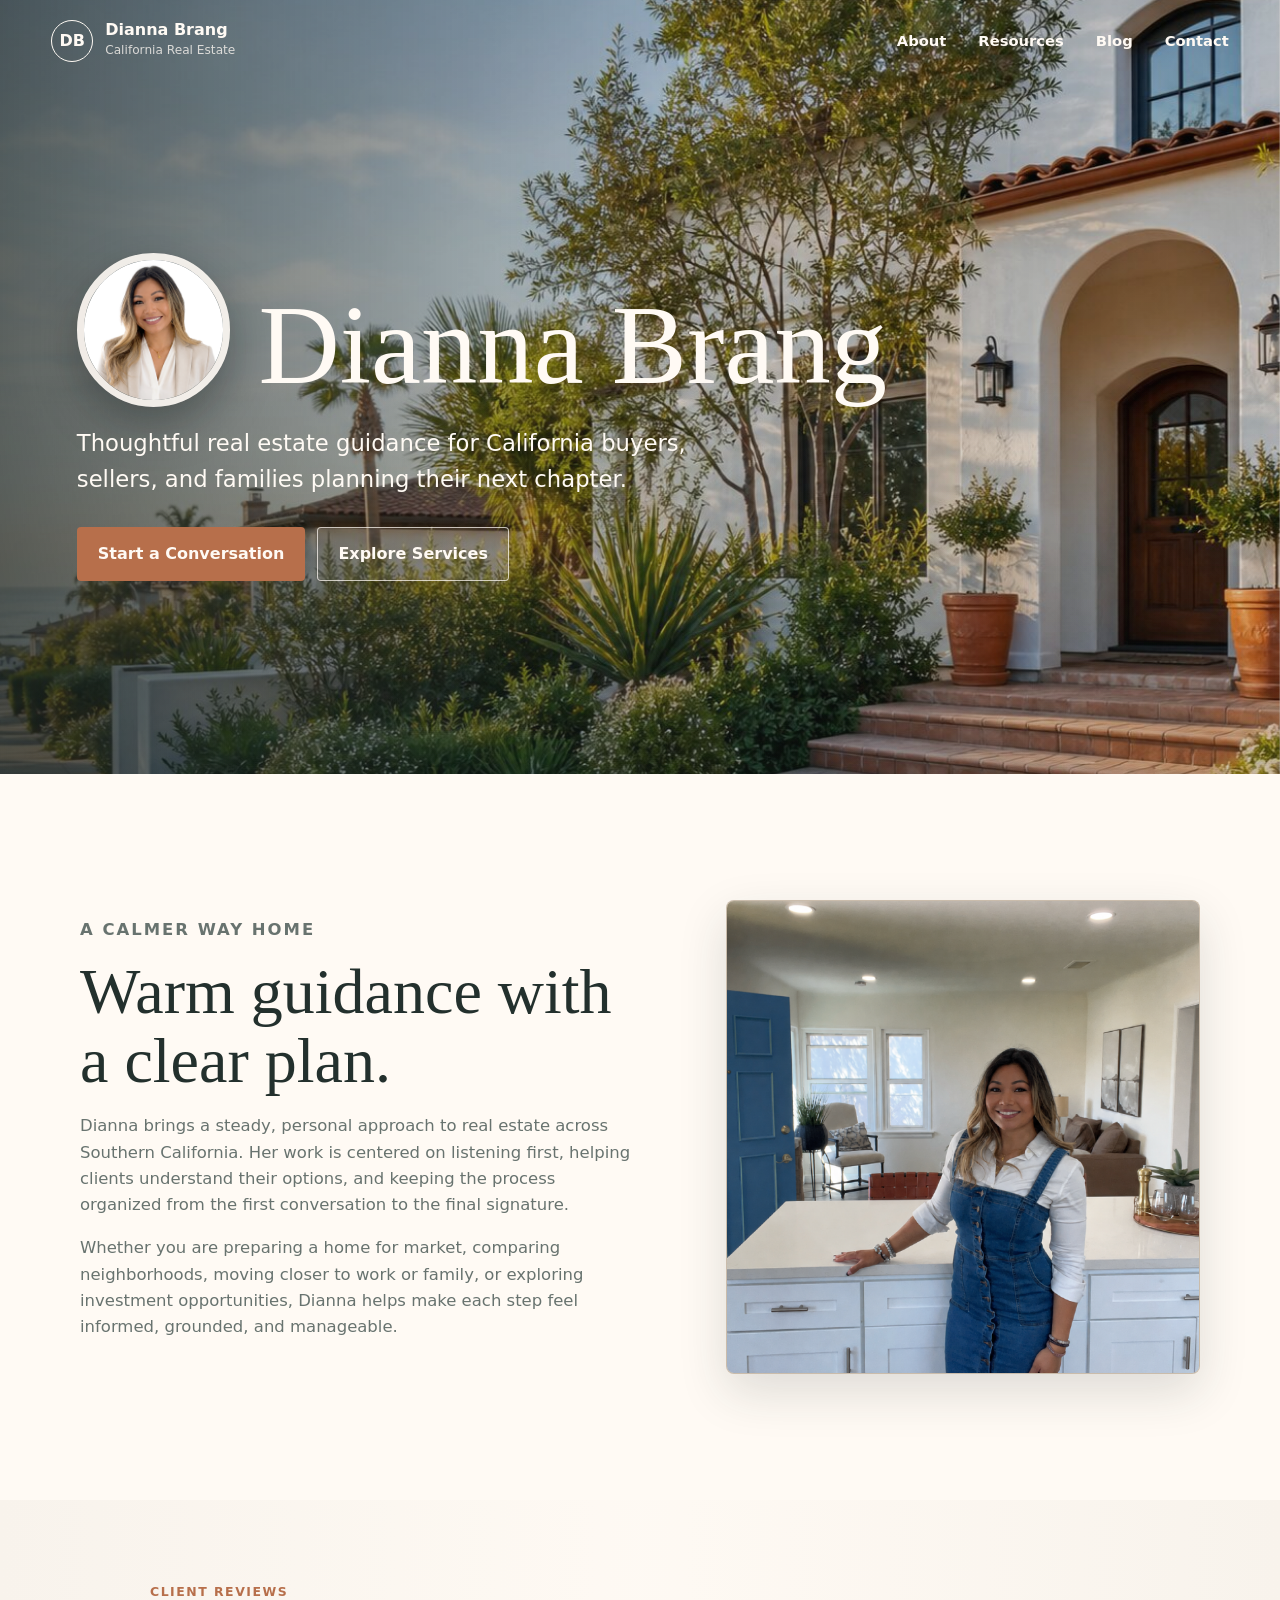
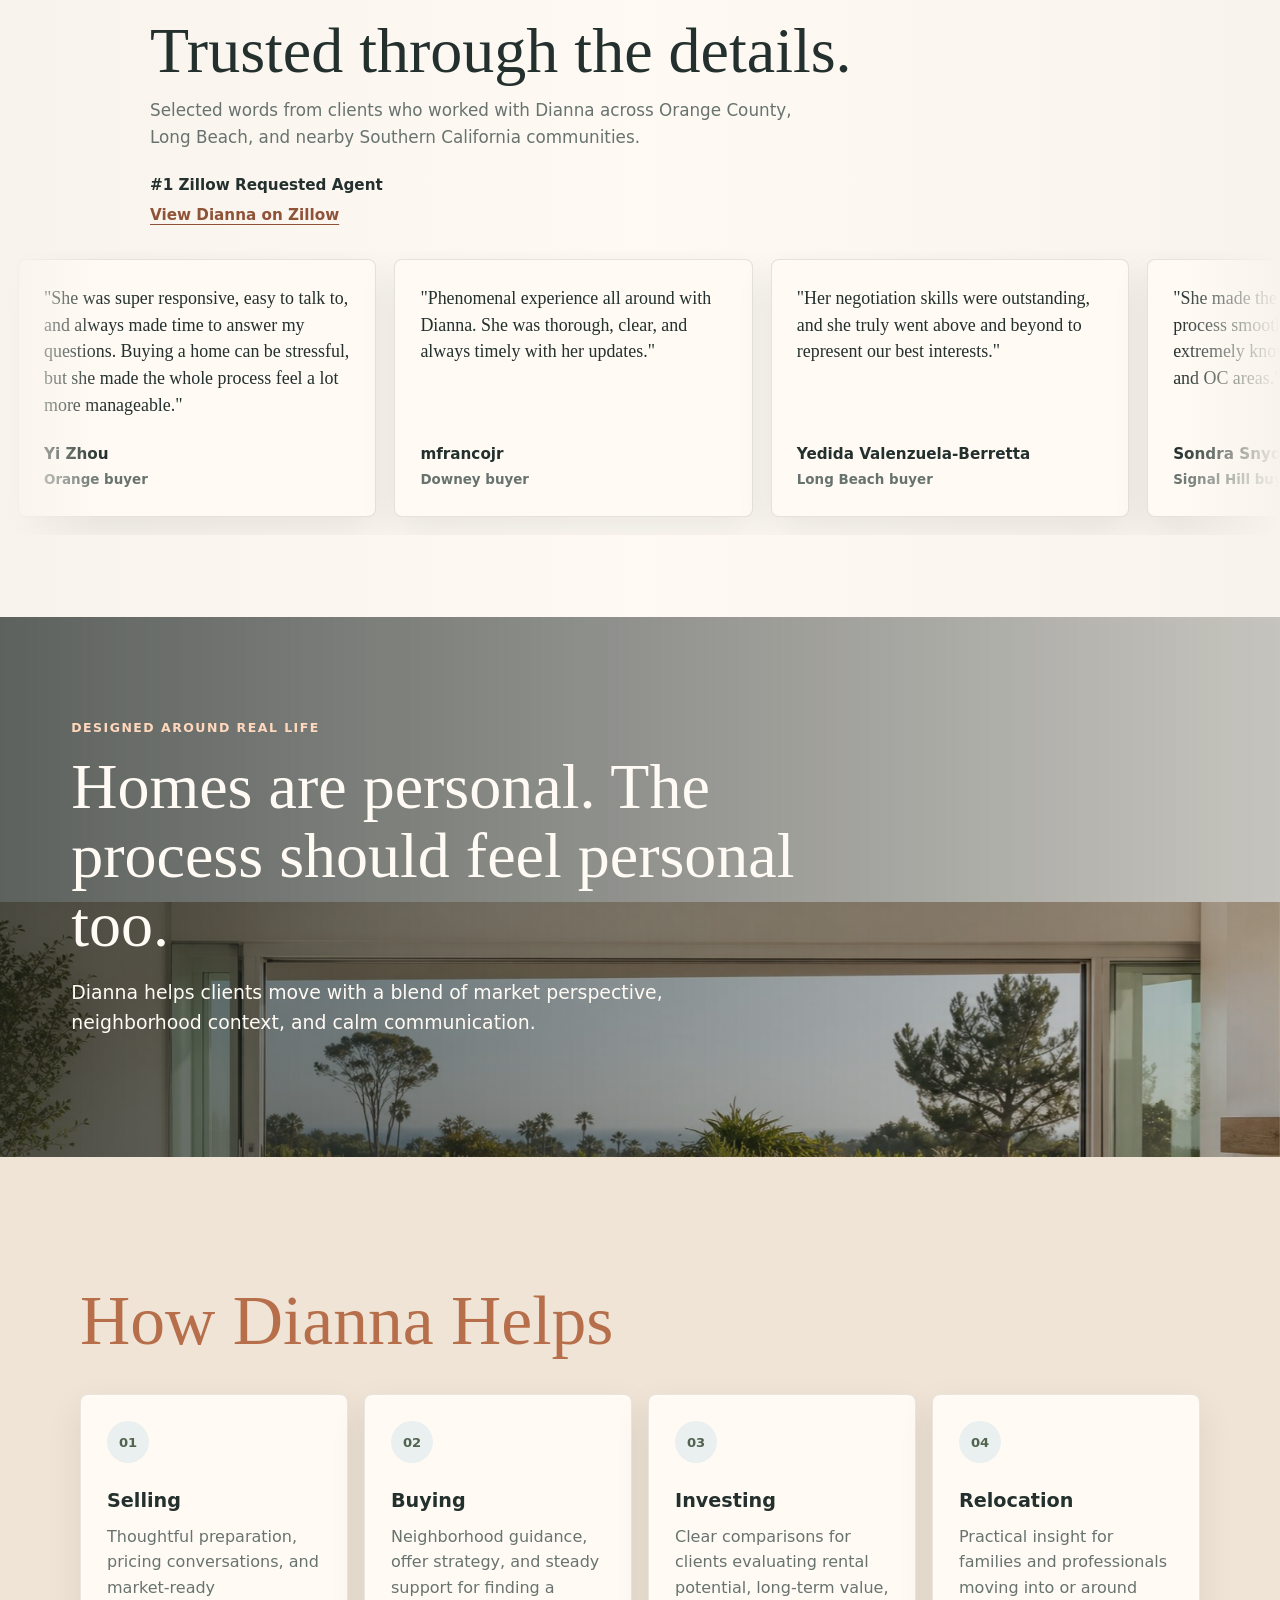
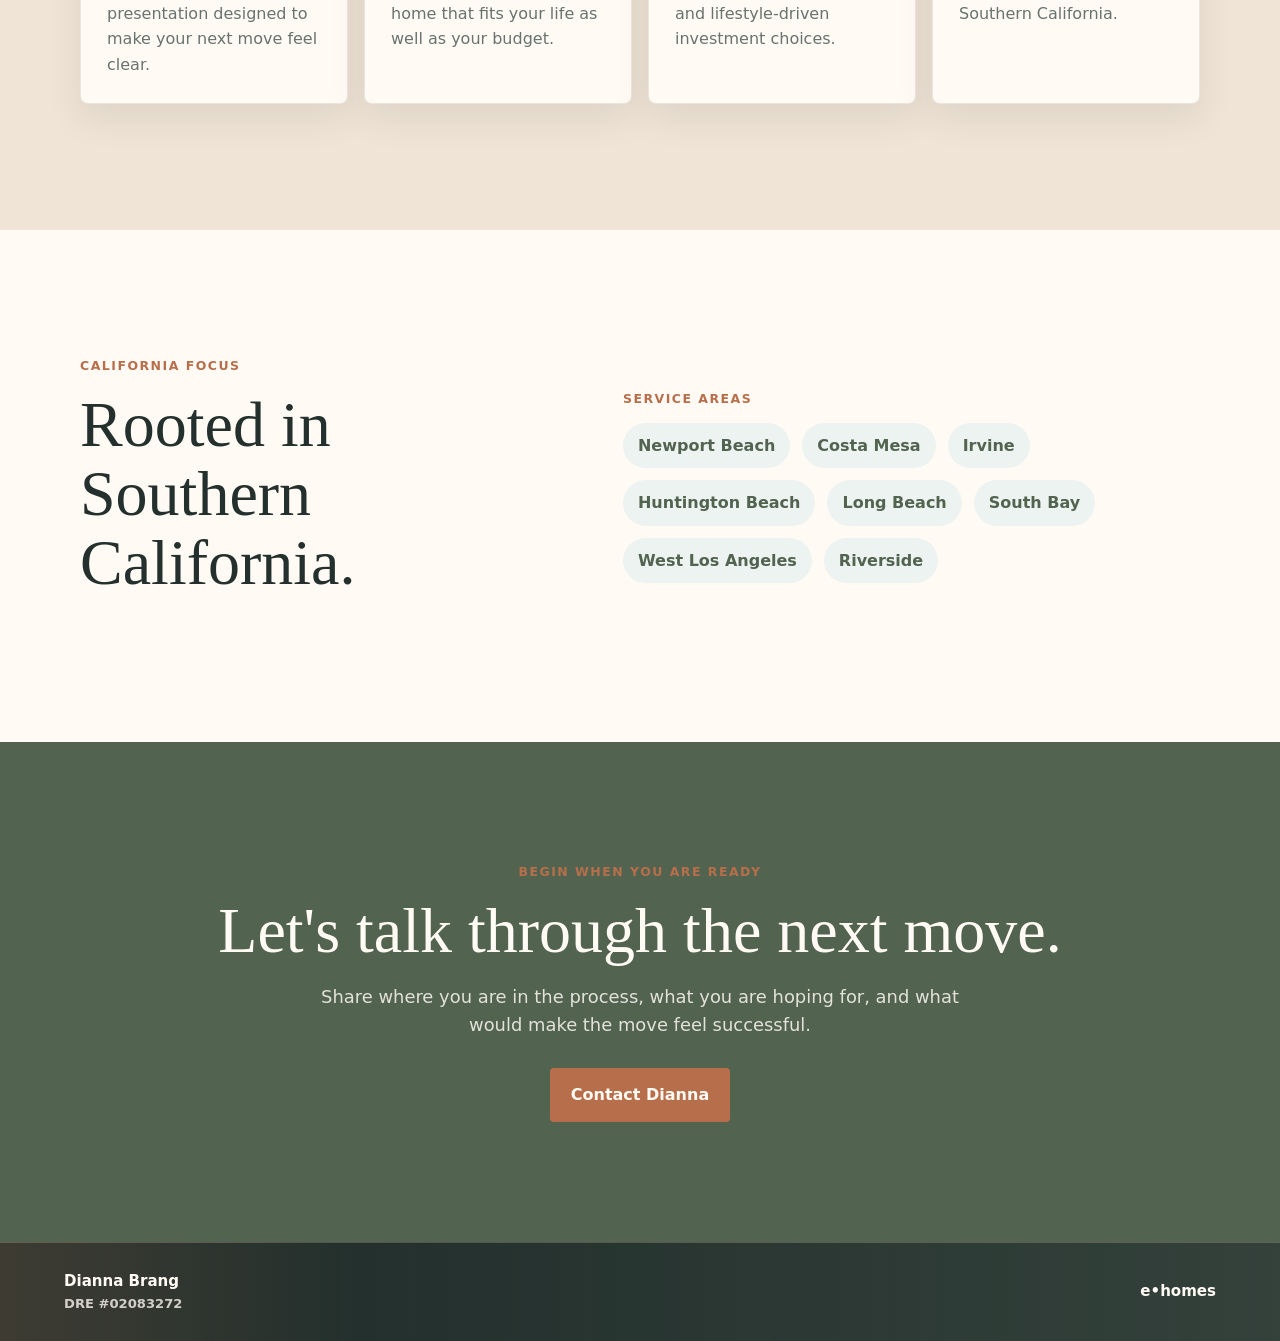
<file: index.html>
<!doctype html>
<html lang="en">
  <head>
    <!-- Google tag (gtag.js) -->
    <script async src="https://www.googletagmanager.com/gtag/js?id=G-94JKZE84QY"></script>
    <script>
      window.dataLayer = window.dataLayer || [];
      function gtag(){dataLayer.push(arguments);}
      gtag('js', new Date());

      gtag('config', 'G-94JKZE84QY');
    </script>
    <meta charset="utf-8">
    <meta name="viewport" content="width=device-width, initial-scale=1">
    <meta
      name="description"
      content="Dianna Brang helps buyers and sellers move confidently through Orange County, Long Beach, Los Angeles, and Southern California real estate."
    >
    <meta name="robots" content="index, follow, max-image-preview:large">
    <title>Dianna Brang | California Real Estate Advisor</title>
    <link rel="canonical" href="https://www.diannabranghomes.com/">
    <link rel="stylesheet" href="./assets/css/styles.css?v=20260522-1">
    <script>
      if (window.location.pathname.endsWith("/index.html")) {
        window.location.replace(window.location.pathname.replace(/index\.html$/, "") + window.location.search + window.location.hash);
      }
    </script>
  </head>
  <body>
    <a class="skip-link" href="#main">Skip to content</a>

    <header class="site-header" data-site-header data-header-root="."></header>

    <main id="main">
      <section class="hero">
        <picture class="hero-media parallax-media" aria-hidden="true">
          <img
            class="parallax-image"
            src="./assets/img/california-home-hero.jpg"
            alt=""
            data-speed="0.18"
          >
        </picture>
        <div class="hero-shade" aria-hidden="true"></div>
        <div class="hero-content">
          <div class="hero-heading">
            <img class="hero-portrait" src="./media/profile_pic-640.png" alt="Portrait of Dianna Brang">
            <h1>Dianna Brang</h1>
          </div>
          <p class="hero-copy">
            Thoughtful real estate guidance for California buyers, sellers, and families
            planning their next chapter.
          </p>
          <div class="hero-actions">
            <a class="button button-primary" href="./contact/">Start a Conversation</a>
            <a class="button button-secondary" href="#services">Explore Services</a>
          </div>
        </div>
      </section>

      <section class="section about-section" id="about">
        <div class="content-grid about-grid">
          <div>
            <p class="eyebrow">A Calmer Way Home</p>
            <h2>Warm guidance with a clear plan.</h2>
            <p>
              Dianna brings a steady, personal approach to real estate across
              Southern California. Her work is centered on listening first, helping clients
              understand their options, and keeping the process organized from the first
              conversation to the final signature.
            </p>
            <p>
              Whether you are preparing a home for market, comparing neighborhoods, moving
              closer to work or family, or exploring investment opportunities, Dianna helps
              make each step feel informed, grounded, and manageable.
            </p>
          </div>

          <aside class="profile-panel" aria-label="Kitchen interior">
            <img src="./assets/img/kitchen.png" alt="Bright kitchen interior with a marble island">
          </aside>
        </div>
      </section>

      <section class="reviews-section" aria-labelledby="reviews-title">
        <div class="reviews-heading">
          <p class="eyebrow">Client Reviews</p>
          <h2 id="reviews-title">Trusted through the details.</h2>
          <p>
            Selected words from clients who worked with Dianna across Orange County,
            Long Beach, and nearby Southern California communities.
          </p>
        </div>

        <div class="award-note" aria-label="Zillow recognition">
          <strong>#1 Zillow Requested Agent</strong>
          <a href="https://www.zillow.com/profile/diannabrang" target="_blank" rel="noopener noreferrer">View Dianna on Zillow</a>
        </div>

        <div class="review-marquee" aria-label="Scrolling client review excerpts">
          <div class="review-track">
            <article class="review-card">
              <p>
                "She was super responsive, easy to talk to, and always made time to answer
                my questions. Buying a home can be stressful, but she made the whole
                process feel a lot more manageable."
              </p>
              <footer>Yi Zhou <span>Orange buyer</span></footer>
            </article>
            <article class="review-card">
              <p>
                "Phenomenal experience all around with Dianna. She was thorough, clear,
                and always timely with her updates."
              </p>
              <footer>mfrancojr <span>Downey buyer</span></footer>
            </article>
            <article class="review-card">
              <p>
                "Her negotiation skills were outstanding, and she truly went above and
                beyond to represent our best interests."
              </p>
              <footer>Yedida Valenzuela-Berretta <span>Long Beach buyer</span></footer>
            </article>
            <article class="review-card">
              <p>
                "She made the entire home-buying process smooth and stress-free. She's
                extremely knowledgeable about both LA and OC areas."
              </p>
              <footer>Sondra Snyder <span>Signal Hill buyer</span></footer>
            </article>
            <article class="review-card">
              <p>
                "Her professionalism, patience, and dedication made us feel confident and
                supported. We couldn't have asked for a better real estate agent."
              </p>
              <footer>laurarauch <span>Fountain Valley buyer</span></footer>
            </article>
            <article class="review-card">
              <p>
                "Dianna swiftly led the charge and kept us up to date with negotiation
                tactics alongside what was realistic for us."
              </p>
              <footer>Megan Ehlers <span>Huntington Beach buyer</span></footer>
            </article>
            <article class="review-card">
              <p>
                "As first-time home buyers, we had so many questions, and she patiently
                answered every one of them."
              </p>
              <footer>Jasmine Cheung <span>2024 buyer</span></footer>
            </article>
            <article class="review-card">
              <p>
                "She is so patient, attentive, hardworking and reliable. I would highly
                recommend Dianna if you want a trustworthy agent."
              </p>
              <footer>lornafortin <span>Norwalk buyer and seller</span></footer>
            </article>
            <article class="review-card">
              <p>
                "She led the entire process independently, from visiting condos on our
                behalf to managing timelines and expectations."
              </p>
              <footer>Antonio Garcia <span>Long Beach buyer</span></footer>
            </article>
            <article class="review-card">
              <p>
                "She was resourceful and connected us with a lender that saved us a full
                percentage point on the loan."
              </p>
              <footer>Brian Wilson <span>Orange buyer</span></footer>
            </article>

            <article class="review-card" aria-hidden="true">
              <p>
                "She was super responsive, easy to talk to, and always made time to answer
                my questions. Buying a home can be stressful, but she made the whole
                process feel a lot more manageable."
              </p>
              <footer>Yi Zhou <span>Orange buyer</span></footer>
            </article>
            <article class="review-card" aria-hidden="true">
              <p>
                "Phenomenal experience all around with Dianna. She was thorough, clear,
                and always timely with her updates."
              </p>
              <footer>mfrancojr <span>Downey buyer</span></footer>
            </article>
            <article class="review-card" aria-hidden="true">
              <p>
                "Her negotiation skills were outstanding, and she truly went above and
                beyond to represent our best interests."
              </p>
              <footer>Yedida Valenzuela-Berretta <span>Long Beach buyer</span></footer>
            </article>
            <article class="review-card" aria-hidden="true">
              <p>
                "She made the entire home-buying process smooth and stress-free. She's
                extremely knowledgeable about both LA and OC areas."
              </p>
              <footer>Sondra Snyder <span>Signal Hill buyer</span></footer>
            </article>
            <article class="review-card" aria-hidden="true">
              <p>
                "Her professionalism, patience, and dedication made us feel confident and
                supported. We couldn't have asked for a better real estate agent."
              </p>
              <footer>laurarauch <span>Fountain Valley buyer</span></footer>
            </article>
            <article class="review-card" aria-hidden="true">
              <p>
                "Dianna swiftly led the charge and kept us up to date with negotiation
                tactics alongside what was realistic for us."
              </p>
              <footer>Megan Ehlers <span>Huntington Beach buyer</span></footer>
            </article>
            <article class="review-card" aria-hidden="true">
              <p>
                "As first-time home buyers, we had so many questions, and she patiently
                answered every one of them."
              </p>
              <footer>Jasmine Cheung <span>2024 buyer</span></footer>
            </article>
            <article class="review-card" aria-hidden="true">
              <p>
                "She is so patient, attentive, hardworking and reliable. I would highly
                recommend Dianna if you want a trustworthy agent."
              </p>
              <footer>lornafortin <span>Norwalk buyer and seller</span></footer>
            </article>
            <article class="review-card" aria-hidden="true">
              <p>
                "She led the entire process independently, from visiting condos on our
                behalf to managing timelines and expectations."
              </p>
              <footer>Antonio Garcia <span>Long Beach buyer</span></footer>
            </article>
            <article class="review-card" aria-hidden="true">
              <p>
                "She was resourceful and connected us with a lender that saved us a full
                percentage point on the loan."
              </p>
              <footer>Brian Wilson <span>Orange buyer</span></footer>
            </article>
          </div>
        </div>
      </section>

      <section class="image-band">
        <div class="band-media parallax-media" aria-hidden="true">
          <img
            class="parallax-image"
            src="./assets/img/california-living-parallax.jpg"
            alt=""
            data-speed="0.14"
          >
        </div>
        <div class="band-content">
          <p class="eyebrow">Designed Around Real Life</p>
          <h2>Homes are personal. The process should feel personal too.</h2>
          <p>
            Dianna helps clients move with a blend of market perspective, neighborhood
            context, and calm communication.
          </p>
        </div>
      </section>

      <section class="section services-section" id="services">
        <div class="section-heading">
          <h2 class="services-title">How Dianna Helps</h2>
        </div>

        <div class="service-grid">
          <a class="service-card" href="./resources/selling-your-home-with-confidence/" aria-label="Read Selling Your Home with Confidence">
            <span class="service-icon" aria-hidden="true">01</span>
            <h3>Selling</h3>
            <p>
              Thoughtful preparation, pricing conversations, and market-ready presentation
              designed to make your next move feel clear.
            </p>
          </a>
          <a class="service-card" href="./resources/buying-a-home-that-fits-your-life/" aria-label="Read Buying a Home That Fits Your Life">
            <span class="service-icon" aria-hidden="true">02</span>
            <h3>Buying</h3>
            <p>
              Neighborhood guidance, offer strategy, and steady support for finding a home
              that fits your life as well as your budget.
            </p>
          </a>
          <a class="service-card" href="./resources/investing-in-real-estate-with-a-clear-plan/" aria-label="Read Investing in Real Estate with a Clear Plan">
            <span class="service-icon" aria-hidden="true">03</span>
            <h3>Investing</h3>
            <p>
              Clear comparisons for clients evaluating rental potential, long-term value,
              and lifestyle-driven investment choices.
            </p>
          </a>
          <a class="service-card" href="./resources/relocating-to-southern-california/" aria-label="Read Relocating to Southern California">
            <span class="service-icon" aria-hidden="true">04</span>
            <h3>Relocation</h3>
            <p>
              Practical insight for families and professionals moving into or around
              Southern California.
            </p>
          </a>
        </div>
      </section>

      <section class="section areas-section" id="areas">
        <div class="content-grid areas-grid">
          <div>
            <p class="eyebrow">California Focus</p>
            <h2>Rooted in Southern California.</h2>
          </div>
          <div class="area-list-column">
            <p class="eyebrow area-list-title">Service Areas</p>
            <div class="area-list" aria-label="Service areas">
              <span>Newport Beach</span>
              <span>Costa Mesa</span>
              <span>Irvine</span>
              <span>Huntington Beach</span>
              <span>Long Beach</span>
              <span>South Bay</span>
              <span>West Los Angeles</span>
              <span>Riverside</span>
            </div>
          </div>
        </div>
      </section>

      <section class="cta-section">
        <div class="cta-inner">
          <p class="eyebrow">Begin When You Are Ready</p>
          <h2>Let's talk through the next move.</h2>
          <p>
            Share where you are in the process, what you are hoping for, and what would
            make the move feel successful.
          </p>
          <a class="button button-primary" href="./contact/">Contact Dianna</a>
        </div>
      </section>
    </main>

    <footer class="site-footer" data-site-footer></footer>

    <script src="./assets/js/main.js?v=20260521-1"></script>
  </body>
</html>
</file>
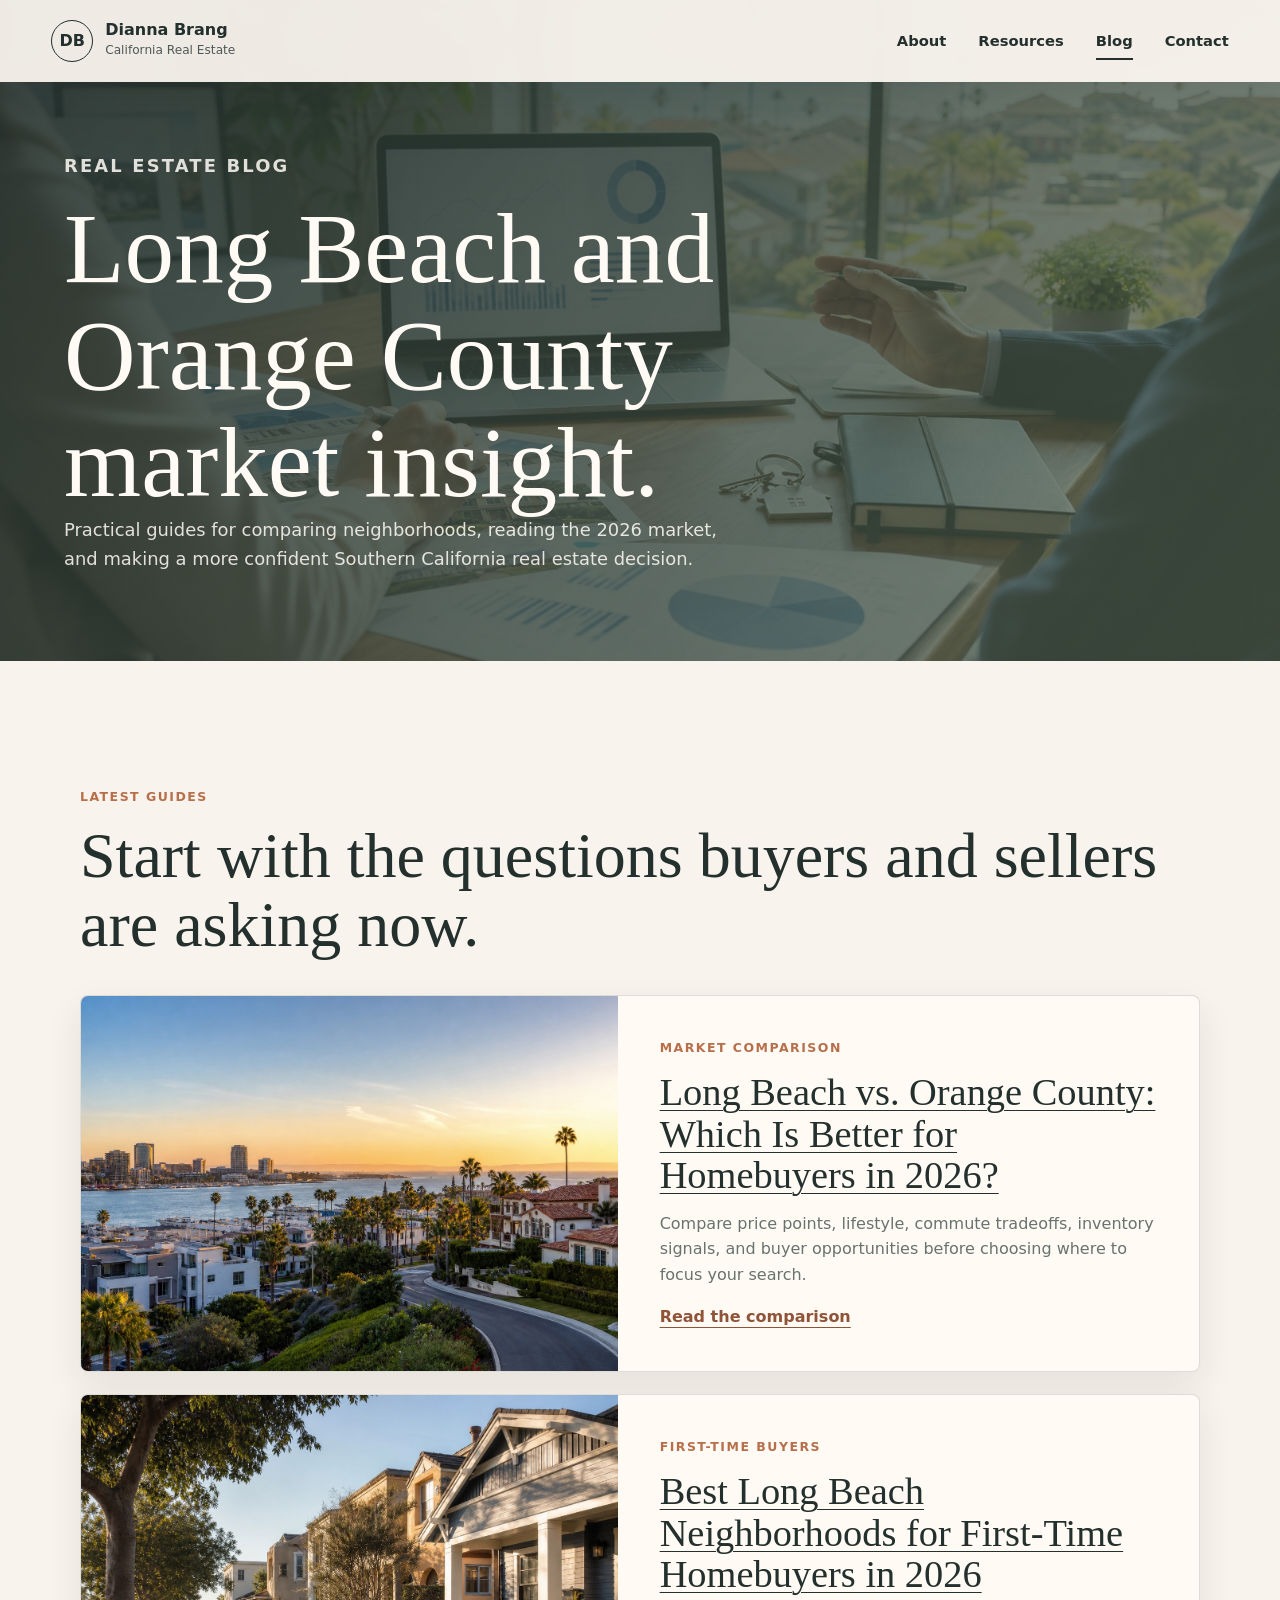
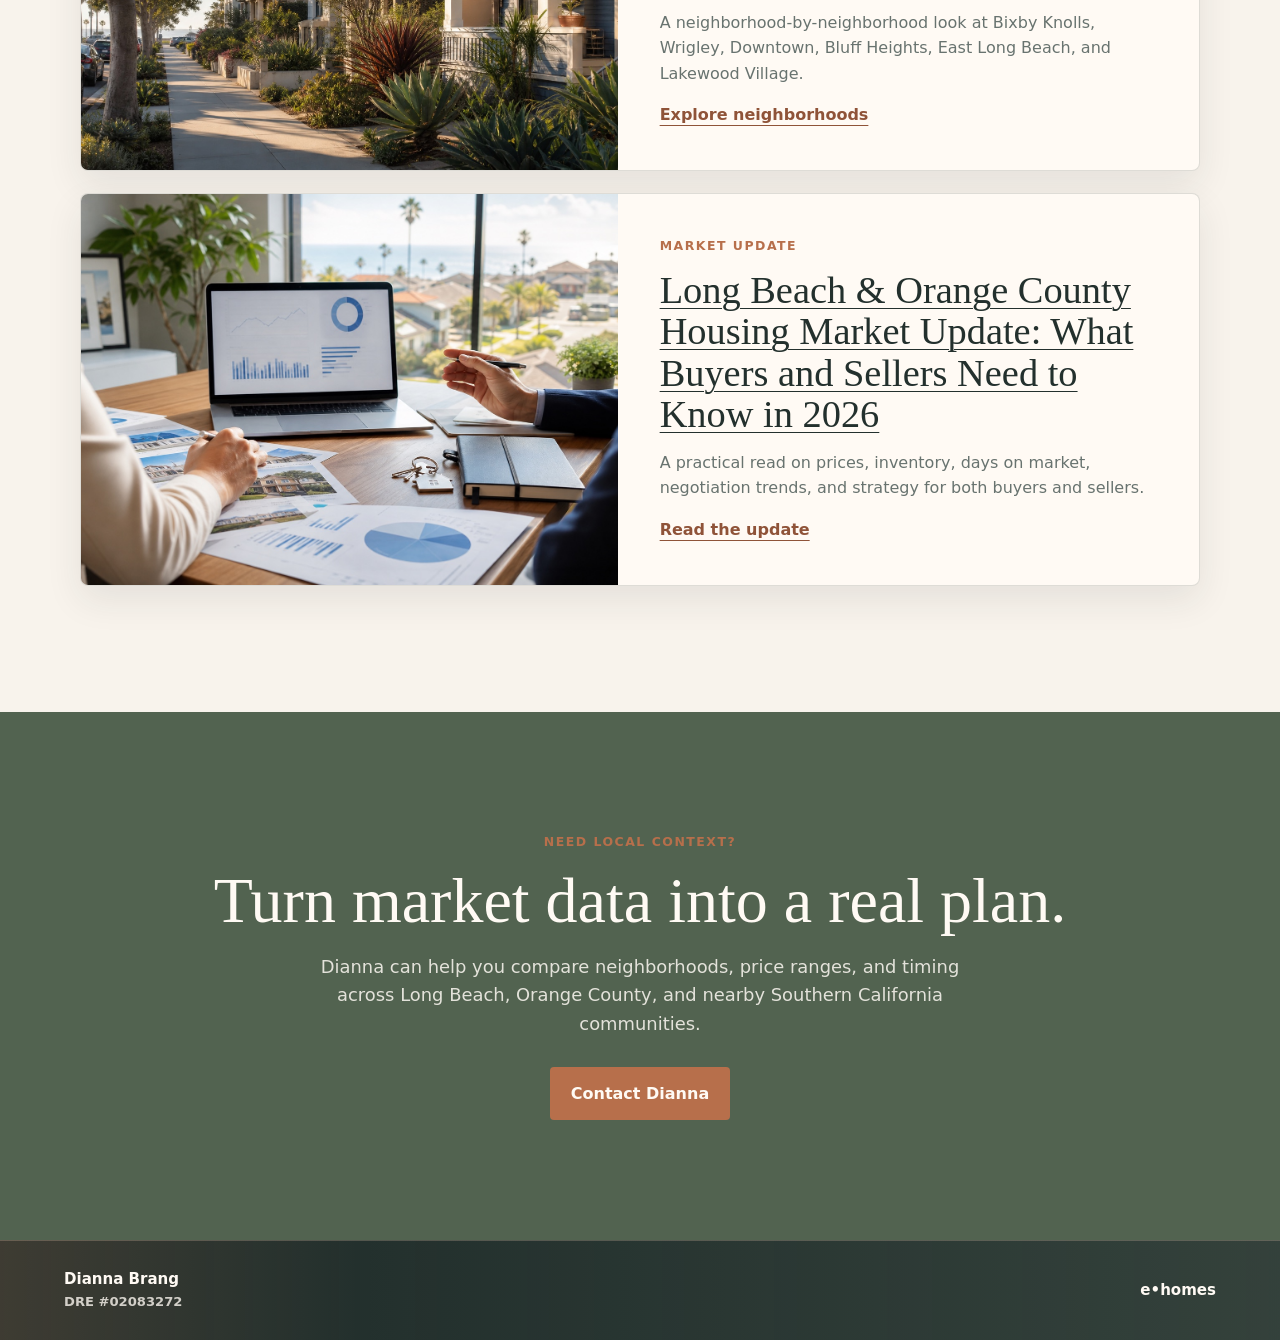
<file: blog/index.html>
<!doctype html>
<html lang="en">
  <head>
    <!-- Google tag (gtag.js) -->
    <script async src="https://www.googletagmanager.com/gtag/js?id=G-94JKZE84QY"></script>
    <script>
      window.dataLayer = window.dataLayer || [];
      function gtag(){dataLayer.push(arguments);}
      gtag('js', new Date());

      gtag('config', 'G-94JKZE84QY');
    </script>
    <meta charset="utf-8">
    <meta name="viewport" content="width=device-width, initial-scale=1">
    <meta
      name="description"
      content="Real estate guides from Dianna Brang for Southern California buyers and sellers, including 2026 market updates, neighborhood tips, and area comparisons."
    >
    <meta name="robots" content="index, follow, max-image-preview:large">
    <title>Real Estate Blog | Dianna Brang California Real Estate</title>
    <link rel="canonical" href="https://www.diannabranghomes.com/blog/">
    <meta property="og:type" content="website">
    <meta property="og:site_name" content="Dianna Brang California Real Estate">
    <meta property="og:title" content="Real Estate Blog | Dianna Brang California Real Estate">
    <meta
      property="og:description"
      content="Guides for Long Beach and Orange County buyers and sellers, including 2026 market updates, neighborhood tips, and area comparisons."
    >
    <meta property="og:url" content="https://www.diannabranghomes.com/blog/">
    <meta property="og:image" content="https://www.diannabranghomes.com/assets/img/blog/long-beach-vs-orange-county-2026.jpg">
    <meta property="og:image:alt" content="Southern California coastal homes near Long Beach and Orange County.">
    <meta property="og:image:width" content="1672">
    <meta property="og:image:height" content="941">
    <meta name="twitter:card" content="summary_large_image">
    <meta name="twitter:title" content="Real Estate Blog | Dianna Brang California Real Estate">
    <meta
      name="twitter:description"
      content="Long Beach and Orange County real estate guides for buyers and sellers in 2026."
    >
    <meta name="twitter:image" content="https://www.diannabranghomes.com/assets/img/blog/long-beach-vs-orange-county-2026.jpg">
    <link rel="stylesheet" href="../assets/css/styles.css?v=20260520-2">
    <script type="application/ld+json">
      {
        "@context": "https://schema.org",
        "@type": "Blog",
        "@id": "https://www.diannabranghomes.com/blog/#blog",
        "name": "Dianna Brang Real Estate Blog",
        "description": "Long Beach and Orange County real estate guides for buyers and sellers.",
        "url": "https://www.diannabranghomes.com/blog/",
        "publisher": {
          "@type": "Person",
          "name": "Dianna Brang",
          "url": "https://www.diannabranghomes.com/"
        },
        "blogPost": [
          {
            "@type": "BlogPosting",
            "headline": "Long Beach vs Orange County Real Estate: Where Should You Buy in 2026?",
            "url": "https://www.diannabranghomes.com/blog/long-beach-vs-orange-county-real-estate-2026/"
          },
          {
            "@type": "BlogPosting",
            "headline": "Best Long Beach Neighborhoods for First-Time Homebuyers in 2026",
            "url": "https://www.diannabranghomes.com/blog/best-long-beach-neighborhoods-first-time-homebuyers-2026/"
          },
          {
            "@type": "BlogPosting",
            "headline": "Long Beach & Orange County Housing Market Update 2026",
            "url": "https://www.diannabranghomes.com/blog/long-beach-orange-county-housing-market-update-2026/"
          }
        ]
      }
    </script>
    <script>
      if (window.location.pathname.endsWith("/index.html")) {
        window.location.replace(window.location.pathname.replace(/index\.html$/, "") + window.location.search + window.location.hash);
      }
    </script>
  </head>
  <body class="interior-page blog-page">
    <a class="skip-link" href="#main">Skip to content</a>

    <header class="site-header" data-site-header data-header-root=".." data-active-page="blog"></header>

    <main id="main">
      <section class="contact-hero blog-index-hero">
        <div class="contact-intro">
          <p class="eyebrow">Real Estate Blog</p>
          <h1>Long Beach and Orange County market insight.</h1>
          <p>
            Practical guides for comparing neighborhoods, reading the 2026 market, and
            making a more confident Southern California real estate decision.
          </p>
        </div>
      </section>

      <section class="section blog-list-section" aria-labelledby="blog-list-title">
        <div class="section-heading">
          <p class="eyebrow">Latest Guides</p>
          <h2 id="blog-list-title">Start with the questions buyers and sellers are asking now.</h2>
        </div>

        <div class="blog-list">
          <article class="blog-card">
            <a class="blog-card-image" href="./long-beach-vs-orange-county-real-estate-2026/" aria-label="Read Long Beach vs Orange County Real Estate">
              <img
                src="../assets/img/blog/long-beach-vs-orange-county-2026.jpg"
                alt="Southern California coastal homes representing Long Beach and Orange County real estate."
                width="1672"
                height="941"
                loading="eager"
              >
            </a>
            <div class="blog-card-content">
              <p class="eyebrow">Market Comparison</p>
              <h2>
                <a href="./long-beach-vs-orange-county-real-estate-2026/">
                  Long Beach vs. Orange County: Which Is Better for Homebuyers in 2026?
                </a>
              </h2>
              <p>
                Compare price points, lifestyle, commute tradeoffs, inventory signals, and
                buyer opportunities before choosing where to focus your search.
              </p>
              <a class="text-link" href="./long-beach-vs-orange-county-real-estate-2026/">Read the comparison</a>
            </div>
          </article>

          <article class="blog-card">
            <a class="blog-card-image" href="./best-long-beach-neighborhoods-first-time-homebuyers-2026/" aria-label="Read best Long Beach neighborhoods for first-time homebuyers">
              <img
                src="../assets/img/blog/long-beach-first-time-homebuyers-2026.jpg"
                alt="Tree-lined Long Beach street with Craftsman homes and small condos for first-time homebuyers."
                width="1672"
                height="941"
                loading="lazy"
              >
            </a>
            <div class="blog-card-content">
              <p class="eyebrow">First-Time Buyers</p>
              <h2>
                <a href="./best-long-beach-neighborhoods-first-time-homebuyers-2026/">
                  Best Long Beach Neighborhoods for First-Time Homebuyers in 2026
                </a>
              </h2>
              <p>
                A neighborhood-by-neighborhood look at Bixby Knolls, Wrigley, Downtown,
                Bluff Heights, East Long Beach, and Lakewood Village.
              </p>
              <a class="text-link" href="./best-long-beach-neighborhoods-first-time-homebuyers-2026/">Explore neighborhoods</a>
            </div>
          </article>

          <article class="blog-card">
            <a class="blog-card-image" href="./long-beach-orange-county-housing-market-update-2026/" aria-label="Read Long Beach and Orange County housing market update">
              <img
                src="../assets/img/blog/housing-market-update-2026.jpg"
                alt="Real estate market charts and listing sheets on a desk overlooking Southern California homes."
                width="1672"
                height="941"
                loading="lazy"
              >
            </a>
            <div class="blog-card-content">
              <p class="eyebrow">Market Update</p>
              <h2>
                <a href="./long-beach-orange-county-housing-market-update-2026/">
                  Long Beach &amp; Orange County Housing Market Update: What Buyers and Sellers Need to Know in 2026
                </a>
              </h2>
              <p>
                A practical read on prices, inventory, days on market, negotiation trends,
                and strategy for both buyers and sellers.
              </p>
              <a class="text-link" href="./long-beach-orange-county-housing-market-update-2026/">Read the update</a>
            </div>
          </article>
        </div>
      </section>

      <section class="cta-section">
        <div class="cta-inner">
          <p class="eyebrow">Need Local Context?</p>
          <h2>Turn market data into a real plan.</h2>
          <p>
            Dianna can help you compare neighborhoods, price ranges, and timing across Long
            Beach, Orange County, and nearby Southern California communities.
          </p>
          <a class="button button-primary" href="../contact/">Contact Dianna</a>
        </div>
      </section>
    </main>

    <footer class="site-footer" data-site-footer></footer>

    <script src="../assets/js/main.js?v=20260521-1"></script>
  </body>
</html>
</file>
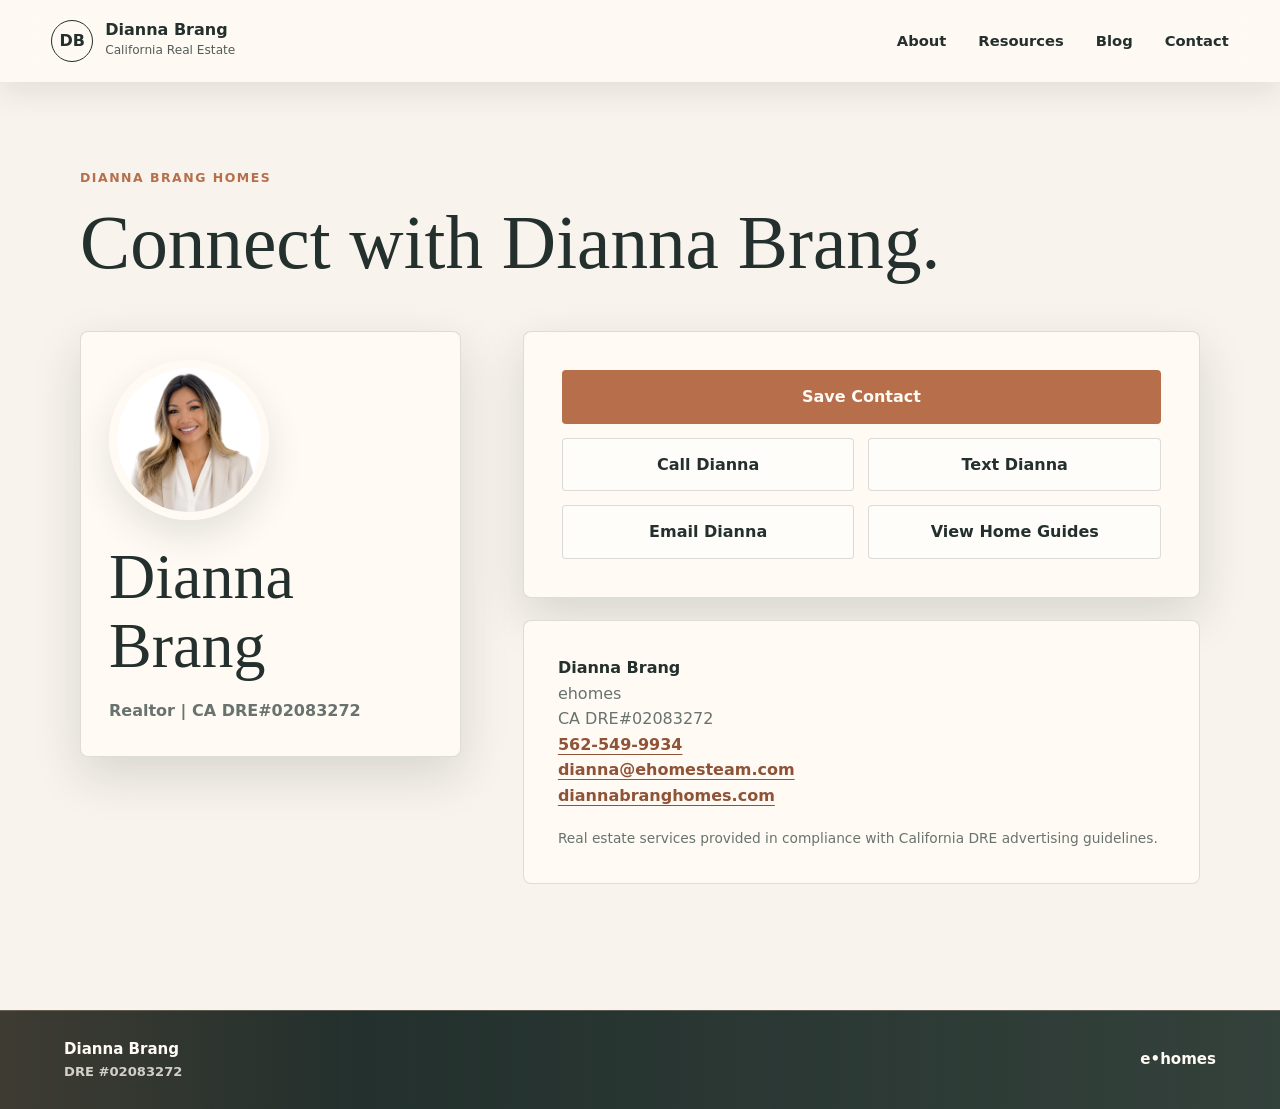
<file: connect/index.html>
<!doctype html>
<html lang="en">
  <head>
    <!-- Google tag (gtag.js) -->
    <script async src="https://www.googletagmanager.com/gtag/js?id=G-94JKZE84QY"></script>
    <script>
      window.dataLayer = window.dataLayer || [];
      function gtag(){dataLayer.push(arguments);}
      gtag('js', new Date());

      gtag('config', 'G-94JKZE84QY');
    </script>
    <meta charset="utf-8">
    <meta name="viewport" content="width=device-width, initial-scale=1">
    <meta
      name="description"
      content="Connect with Dianna Brang, Realtor with ehomes, for Southern California real estate guidance."
    >
    <meta name="robots" content="index, follow, max-image-preview:large">
    <title>Connect with Dianna Brang | Realtor</title>
    <link rel="canonical" href="https://diannabranghomes.com/connect">
    <meta property="og:type" content="website">
    <meta property="og:site_name" content="Dianna Brang Homes">
    <meta property="og:title" content="Connect with Dianna Brang">
    <meta
      property="og:description"
      content="Save Dianna's contact details, call, text, email, or explore helpful real estate resources."
    >
    <meta property="og:url" content="https://diannabranghomes.com/connect">
    <meta property="og:image" content="https://diannabranghomes.com/media/profile_pic-640.png">
    <link rel="stylesheet" href="../assets/css/styles.css?v=20260526-1">
  </head>
  <body class="interior-page connect-page">
    <a class="skip-link" href="#main">Skip to content</a>

    <header class="site-header" data-site-header data-header-root=".."></header>

    <main id="main">
      <section class="section connect-section">
        <div class="section-heading connect-heading">
          <p class="eyebrow">Dianna Brang Homes</p>
          <h1>Connect with Dianna Brang.</h1>
        </div>

        <div class="contact-layout connect-layout">
          <aside class="contact-aside connect-aside">
            <img
              src="../media/profile_pic-640.png"
              alt="Portrait of Dianna Brang"
              width="640"
              height="640"
            >
            <h2>Dianna Brang</h2>
            <p class="connect-role">Realtor | CA DRE#02083272</p>
          </aside>

          <div class="connect-panel">
            <nav class="connect-actions" aria-label="Connect with Dianna">
              <a class="button button-primary" href="/dianna-brang.vcf" download>Save Contact</a>
              <a class="button connect-button" href="tel:5625499934">Call Dianna</a>
              <a class="button connect-button" href="sms:5625499934">Text Dianna</a>
              <a class="button connect-button" href="mailto:dianna@ehomesteam.com">Email Dianna</a>
              <a class="button connect-button" href="/resources/">View Home Guides</a>
            </nav>

            <footer class="connect-details" aria-label="Dianna Brang contact details">
              <p>
                <strong>Dianna Brang</strong><br>
                ehomes<br>
                CA DRE#02083272<br>
                <a href="tel:5625499934">562-549-9934</a><br>
                <a href="mailto:dianna@ehomesteam.com">dianna@ehomesteam.com</a><br>
                <a href="https://diannabranghomes.com">diannabranghomes.com</a>
              </p>
              <p class="connect-disclaimer">
                Real estate services provided in compliance with California DRE advertising guidelines.
              </p>
            </footer>
          </div>
        </div>
      </section>
    </main>

    <footer class="site-footer" data-site-footer></footer>

    <script src="../assets/js/main.js?v=20260521-1"></script>
  </body>
</html>
</file>
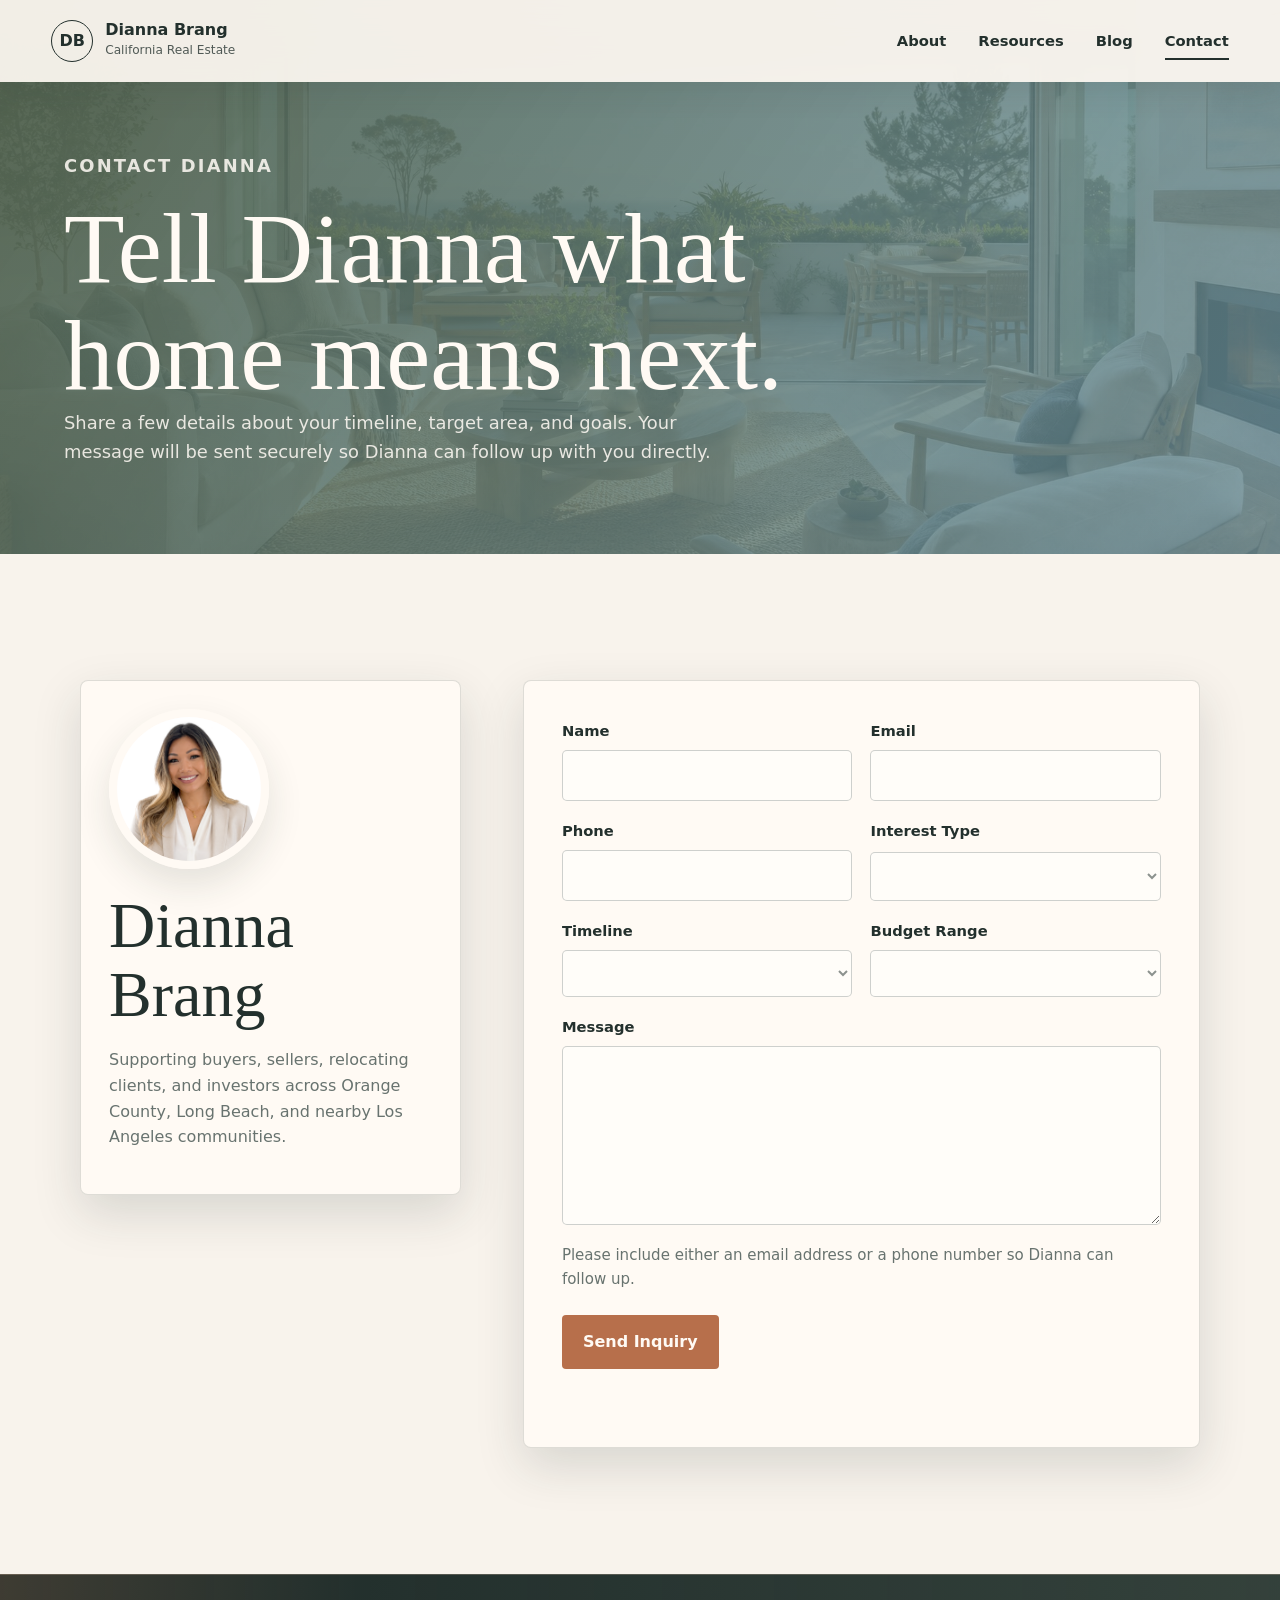
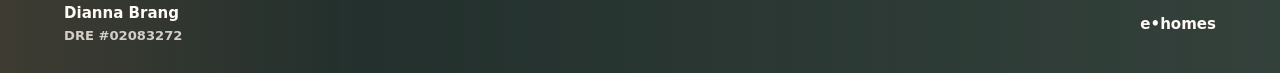
<file: contact/index.html>
<!doctype html>
<html lang="en">
  <head>
    <!-- Google tag (gtag.js) -->
    <script async src="https://www.googletagmanager.com/gtag/js?id=G-94JKZE84QY"></script>
    <script>
      window.dataLayer = window.dataLayer || [];
      function gtag(){dataLayer.push(arguments);}
      gtag('js', new Date());

      gtag('config', 'G-94JKZE84QY');
    </script>
    <meta charset="utf-8">
    <meta name="viewport" content="width=device-width, initial-scale=1">
    <meta
      name="description"
      content="Contact Dianna Brang about buying, selling, relocating, or investing in Orange County and Los Angeles real estate."
    >
    <meta name="robots" content="index, follow, max-image-preview:large">
    <title>Contact Dianna Brang | California Real Estate</title>
    <link rel="canonical" href="https://www.diannabranghomes.com/contact/">
    <link rel="stylesheet" href="../assets/css/styles.css?v=20260520-2">
    <script>
      if (window.location.pathname.endsWith("/index.html")) {
        window.location.replace(window.location.pathname.replace(/index\.html$/, "") + window.location.search + window.location.hash);
      }
    </script>
  </head>
  <body class="contact-page">
    <a class="skip-link" href="#main">Skip to content</a>

    <header class="site-header" data-site-header data-header-root=".." data-active-page="contact"></header>

    <main id="main">
      <section class="contact-hero">
        <div class="contact-intro">
          <p class="eyebrow">Contact Dianna</p>
          <h1>Tell Dianna what home means next.</h1>
          <p>
            Share a few details about your timeline, target area, and goals. Your message
            will be sent securely so Dianna can follow up with you directly.
          </p>
        </div>
      </section>

      <section class="section contact-section">
        <div class="contact-layout">
          <aside class="contact-aside">
            <img src="../media/profile_pic-640.png" alt="Portrait of Dianna Brang">
            <h2>Dianna Brang</h2>
            <p>
              Supporting buyers, sellers, relocating clients, and investors across Orange
              County, Long Beach, and nearby Los Angeles communities.
            </p>
          </aside>

          <form
            class="contact-form"
            action="https://api.web3forms.com/submit"
            method="POST"
            data-contact-form
            novalidate
          >
            <input
              type="hidden"
              name="access_key"
              value="ce1783b3-2cde-4cc9-9842-cd2e9263c9b0"
            >
            <input type="hidden" name="subject" value="New inquiry from Dianna Brang website">
            <input type="checkbox" name="botcheck" tabindex="-1" autocomplete="off" style="display: none;">

            <div class="form-grid">
              <label>
                <span>Name</span>
                <input type="text" name="name" autocomplete="name" required>
              </label>

              <label>
                <span>Email</span>
                <input type="email" name="email" autocomplete="email">
              </label>

              <label>
                <span>Phone</span>
                <input type="tel" name="phone" autocomplete="tel">
              </label>

              <label>
                <span>Interest Type</span>
                <select name="interest">
                  <option value=""></option>
                  <option value="buying">Buying</option>
                  <option value="selling">Selling</option>
                  <option value="relocating">Relocating</option>
                  <option value="investing">Investing</option>
                </select>
              </label>

              <label>
                <span>Timeline</span>
                <select name="timeline">
                  <option value=""></option>
                  <option value="now">Ready now</option>
                  <option value="1-3 months">1-3 months</option>
                  <option value="3-6 months">3-6 months</option>
                  <option value="6+ months">6+ months</option>
                  <option value="exploring">Just exploring</option>
                </select>
              </label>

              <label>
                <span>Budget Range</span>
                <select name="budget">
                  <option value=""></option>
                  <option value="under $500k">Under $500k</option>
                  <option value="$500k-$750k">$500k-$750k</option>
                  <option value="$750k-$1m">$750k-$1M</option>
                  <option value="$1m-$2m">$1M-$2M</option>
                  <option value="$2m+">$2M+</option>
                </select>
              </label>

              <label class="full-field">
                <span>Message</span>
                <textarea name="message" rows="6"></textarea>
              </label>
            </div>

            <p class="form-note">
              Please include either an email address or a phone number so Dianna can follow up.
            </p>

            <button class="button button-primary" type="submit">Send Inquiry</button>
            <p class="form-status" data-form-status role="status" aria-live="polite"></p>
          </form>
        </div>
      </section>
    </main>

    <footer class="site-footer" data-site-footer></footer>

    <script src="../assets/js/main.js?v=20260521-1"></script>
  </body>
</html>
</file>
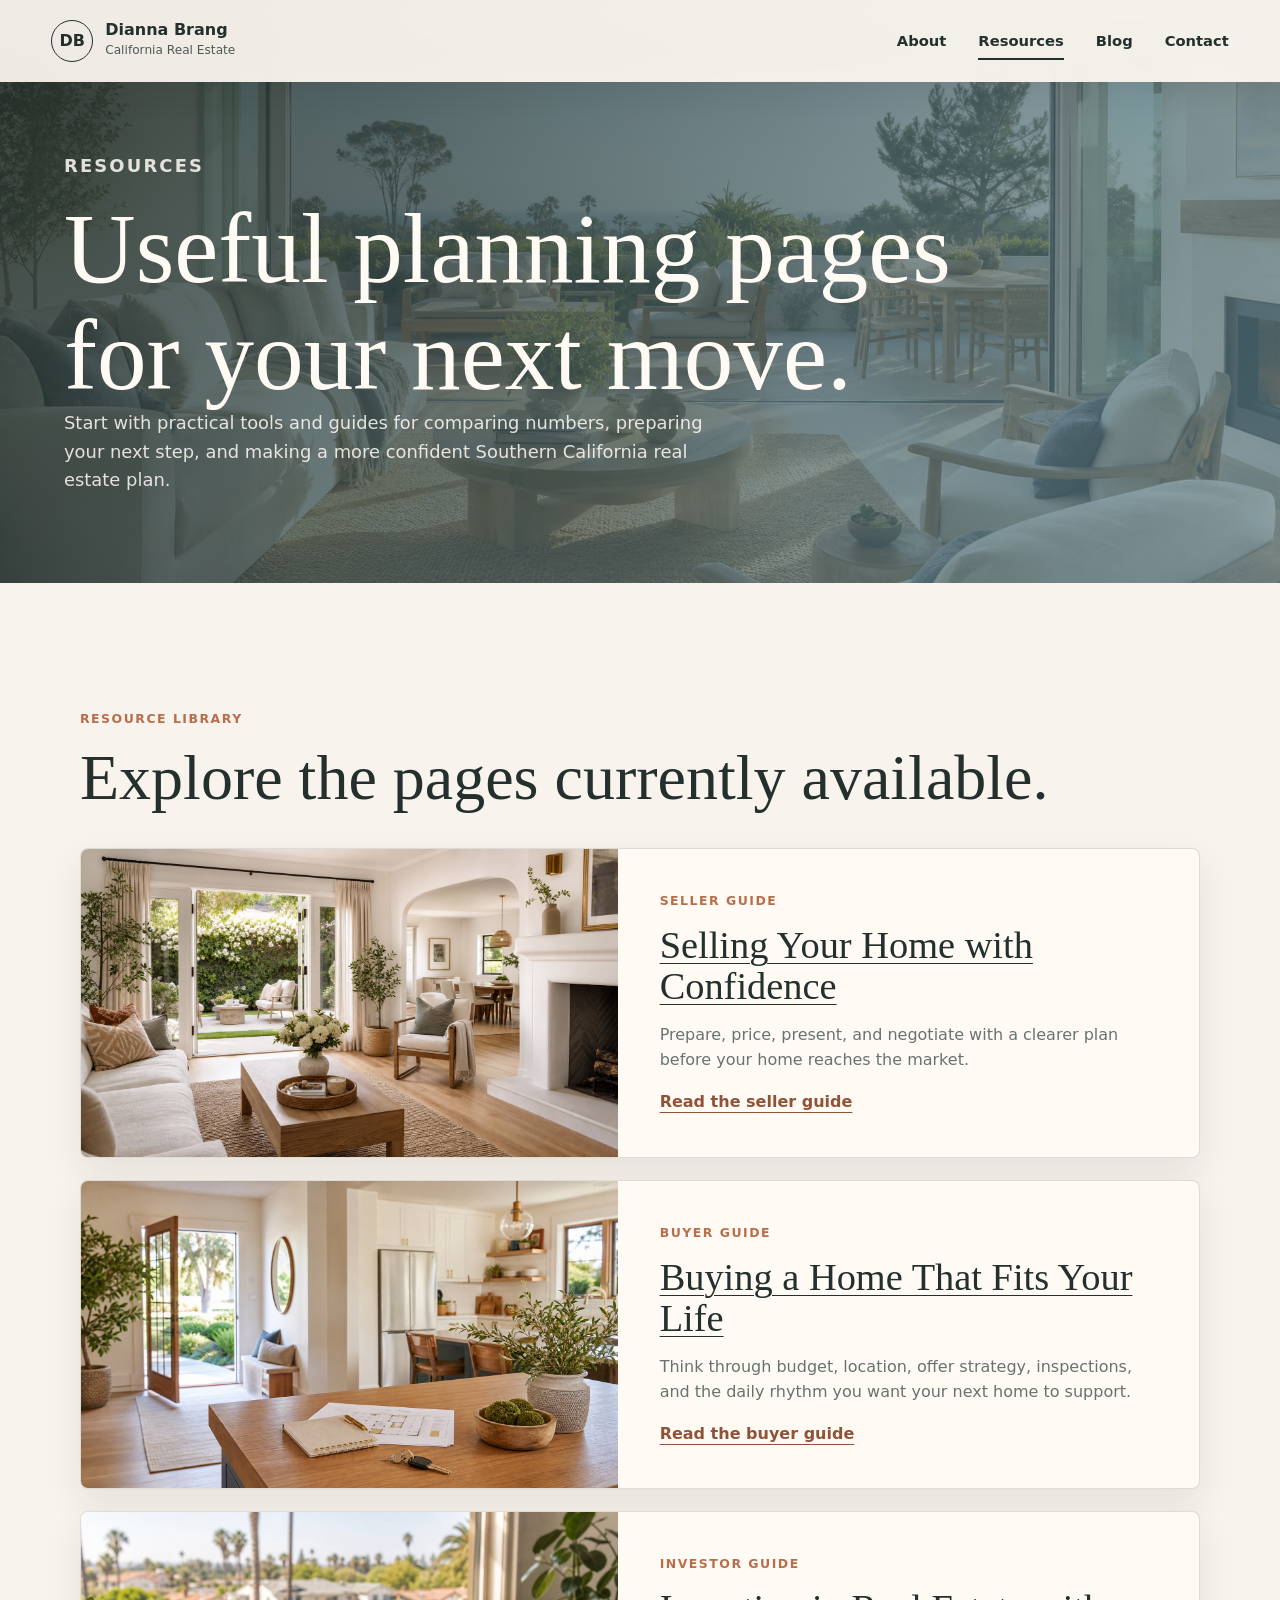
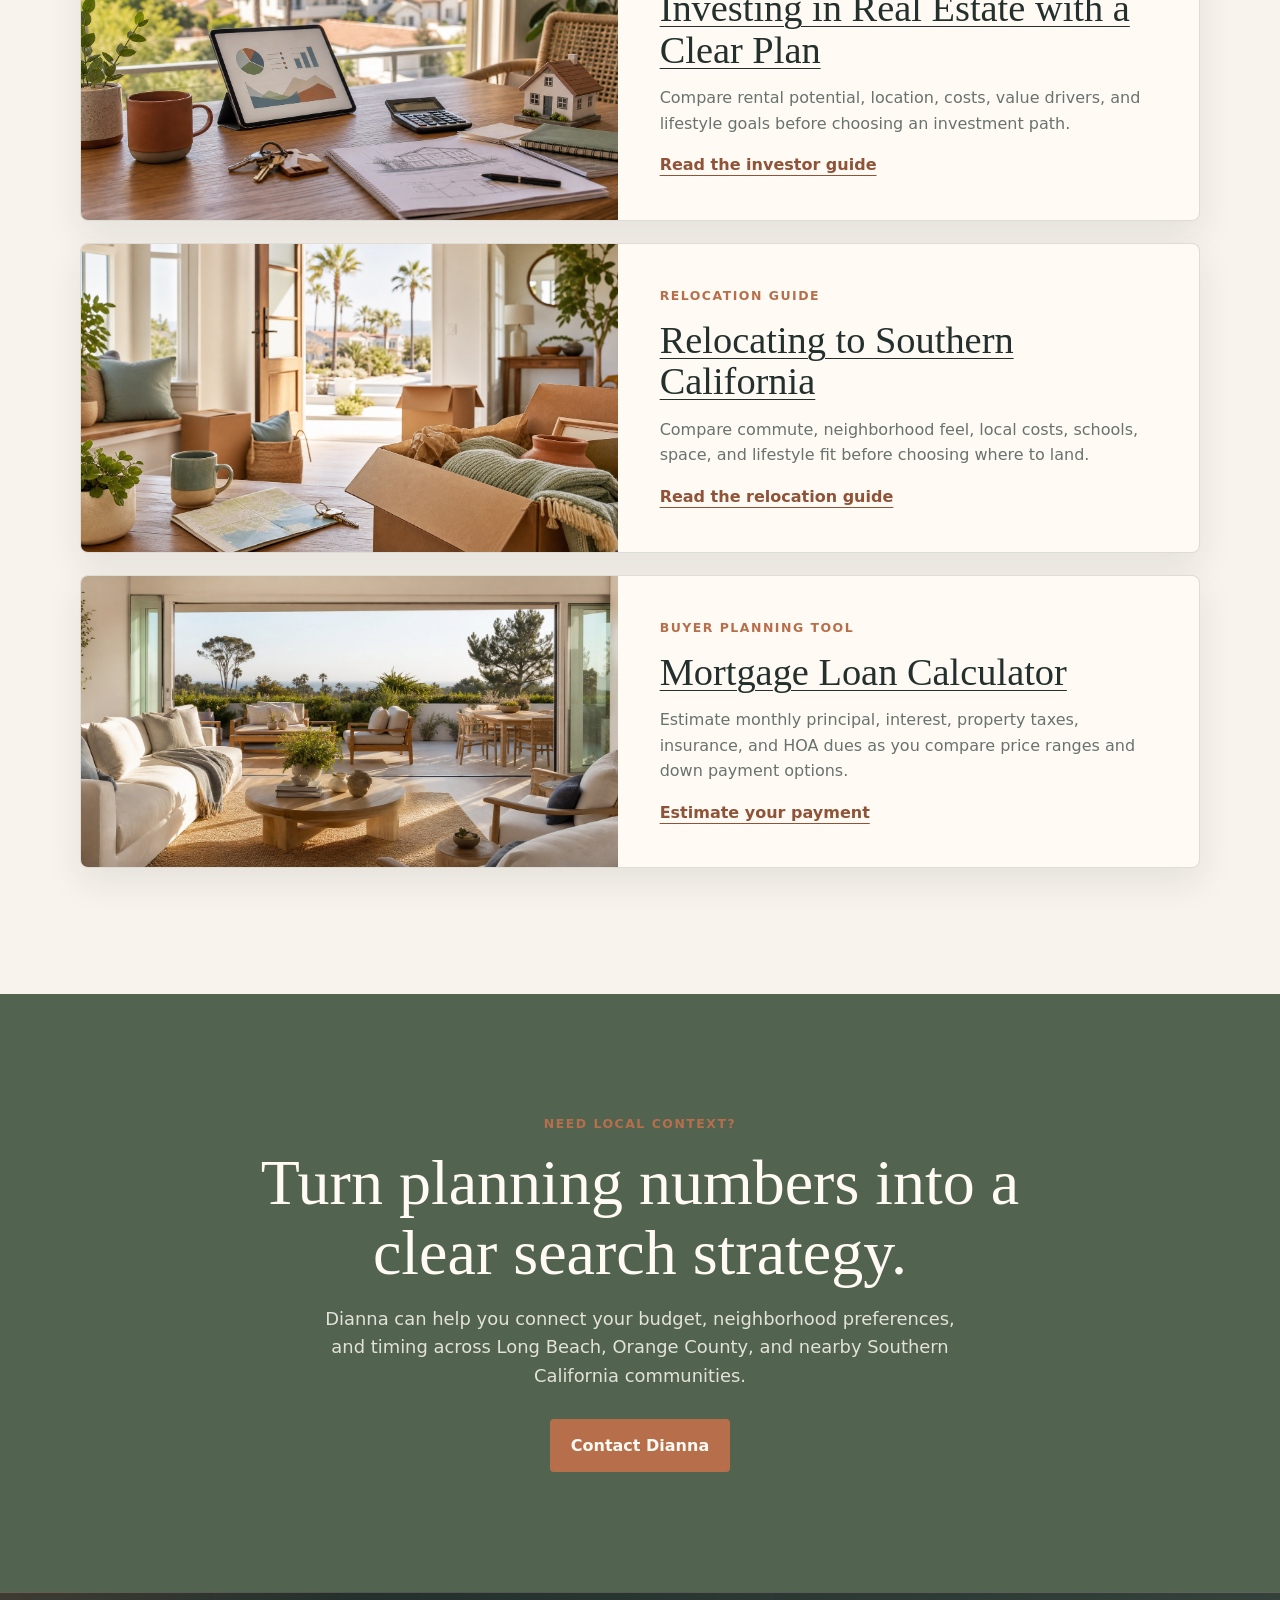
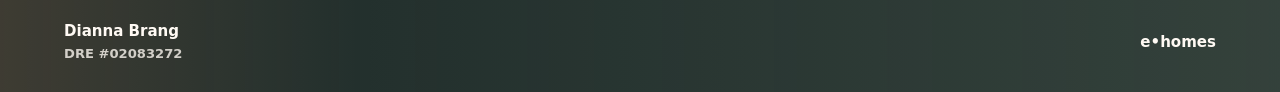
<file: resources/index.html>
<!doctype html>
<html lang="en">
  <head>
    <!-- Google tag (gtag.js) -->
    <script async src="https://www.googletagmanager.com/gtag/js?id=G-94JKZE84QY"></script>
    <script>
      window.dataLayer = window.dataLayer || [];
      function gtag(){dataLayer.push(arguments);}
      gtag('js', new Date());

      gtag('config', 'G-94JKZE84QY');
    </script>
    <meta charset="utf-8">
    <meta name="viewport" content="width=device-width, initial-scale=1">
    <meta
      name="description"
      content="Real estate resources from Dianna Brang for Southern California buyers, sellers, investors, relocators, and homebuying planners."
    >
    <meta name="robots" content="index, follow, max-image-preview:large">
    <title>Resources | Dianna Brang California Real Estate</title>
    <link rel="canonical" href="https://www.diannabranghomes.com/resources/">
    <meta property="og:type" content="website">
    <meta property="og:site_name" content="Dianna Brang California Real Estate">
    <meta property="og:title" content="Resources | Dianna Brang California Real Estate">
    <meta
      property="og:description"
      content="Practical resources for Southern California buyers, sellers, investors, relocators, and homebuying planners."
    >
    <meta property="og:url" content="https://www.diannabranghomes.com/resources/">
    <meta property="og:image" content="https://www.diannabranghomes.com/assets/img/california-living-parallax.jpg">
    <meta property="og:image:alt" content="Southern California indoor-outdoor living space.">
    <meta name="twitter:card" content="summary_large_image">
    <meta name="twitter:title" content="Resources | Dianna Brang California Real Estate">
    <meta
      name="twitter:description"
      content="Buyer, seller, investor, relocation, and mortgage planning resources from Dianna Brang."
    >
    <meta name="twitter:image" content="https://www.diannabranghomes.com/assets/img/california-living-parallax.jpg">
    <link rel="stylesheet" href="../assets/css/styles.css?v=20260522-1">
    <script type="application/ld+json">
      {
        "@context": "https://schema.org",
        "@type": "ItemList",
        "@id": "https://www.diannabranghomes.com/resources/#resources",
        "name": "Dianna Brang Real Estate Resources",
        "url": "https://www.diannabranghomes.com/resources/",
        "itemListElement": [
          {
            "@type": "ListItem",
            "position": 1,
            "name": "Selling Your Home with Confidence",
            "url": "https://www.diannabranghomes.com/resources/selling-your-home-with-confidence/"
          },
          {
            "@type": "ListItem",
            "position": 2,
            "name": "Buying a Home That Fits Your Life",
            "url": "https://www.diannabranghomes.com/resources/buying-a-home-that-fits-your-life/"
          },
          {
            "@type": "ListItem",
            "position": 3,
            "name": "Investing in Real Estate with a Clear Plan",
            "url": "https://www.diannabranghomes.com/resources/investing-in-real-estate-with-a-clear-plan/"
          },
          {
            "@type": "ListItem",
            "position": 4,
            "name": "Relocating to Southern California",
            "url": "https://www.diannabranghomes.com/resources/relocating-to-southern-california/"
          },
          {
            "@type": "ListItem",
            "position": 5,
            "name": "Mortgage Loan Calculator",
            "url": "https://www.diannabranghomes.com/resources/mortgage-loan-calculator/"
          }
        ]
      }
    </script>
    <script>
      if (window.location.pathname.endsWith("/index.html")) {
        window.location.replace(window.location.pathname.replace(/index\.html$/, "") + window.location.search + window.location.hash);
      }
    </script>
  </head>
  <body class="interior-page resources-page">
    <a class="skip-link" href="#main">Skip to content</a>

    <header class="site-header" data-site-header data-header-root=".." data-active-page="resources"></header>

    <main id="main">
      <section class="contact-hero resources-index-hero">
        <div class="contact-intro">
          <p class="eyebrow">Resources</p>
          <h1>Useful planning pages for your next move.</h1>
          <p>
            Start with practical tools and guides for comparing numbers, preparing your
            next step, and making a more confident Southern California real estate plan.
          </p>
        </div>
      </section>

      <section class="section blog-list-section" aria-labelledby="resources-list-title">
        <div class="section-heading">
          <p class="eyebrow">Resource Library</p>
          <h2 id="resources-list-title">Explore the pages currently available.</h2>
        </div>

        <div class="blog-list">
          <article class="blog-card">
            <a class="blog-card-image" href="./selling-your-home-with-confidence/" aria-label="Read Selling Your Home with Confidence">
              <img
                src="../assets/img/resources/selling-your-home-with-confidence.jpg"
                alt="Staged Southern California living room opening to a patio garden."
                width="1672"
                height="941"
                loading="eager"
              >
            </a>
            <div class="blog-card-content">
              <p class="eyebrow">Seller Guide</p>
              <h2>
                <a href="./selling-your-home-with-confidence/">Selling Your Home with Confidence</a>
              </h2>
              <p>
                Prepare, price, present, and negotiate with a clearer plan before your
                home reaches the market.
              </p>
              <a class="text-link" href="./selling-your-home-with-confidence/">Read the seller guide</a>
            </div>
          </article>

          <article class="blog-card">
            <a class="blog-card-image" href="./buying-a-home-that-fits-your-life/" aria-label="Read Buying a Home That Fits Your Life">
              <img
                src="../assets/img/resources/buying-a-home-that-fits-your-life.jpg"
                alt="Home keys, a notebook, and floor plans on a kitchen island in a bright home."
                width="1672"
                height="941"
                loading="lazy"
              >
            </a>
            <div class="blog-card-content">
              <p class="eyebrow">Buyer Guide</p>
              <h2>
                <a href="./buying-a-home-that-fits-your-life/">Buying a Home That Fits Your Life</a>
              </h2>
              <p>
                Think through budget, location, offer strategy, inspections, and the daily
                rhythm you want your next home to support.
              </p>
              <a class="text-link" href="./buying-a-home-that-fits-your-life/">Read the buyer guide</a>
            </div>
          </article>

          <article class="blog-card">
            <a class="blog-card-image" href="./investing-in-real-estate-with-a-clear-plan/" aria-label="Read Investing in Real Estate with a Clear Plan">
              <img
                src="../assets/img/resources/investing-in-real-estate-with-a-clear-plan.jpg"
                alt="Real estate investment planning materials, keys, charts, and a calculator on a table."
                width="1672"
                height="941"
                loading="lazy"
              >
            </a>
            <div class="blog-card-content">
              <p class="eyebrow">Investor Guide</p>
              <h2>
                <a href="./investing-in-real-estate-with-a-clear-plan/">Investing in Real Estate with a Clear Plan</a>
              </h2>
              <p>
                Compare rental potential, location, costs, value drivers, and lifestyle
                goals before choosing an investment path.
              </p>
              <a class="text-link" href="./investing-in-real-estate-with-a-clear-plan/">Read the investor guide</a>
            </div>
          </article>

          <article class="blog-card">
            <a class="blog-card-image" href="./relocating-to-southern-california/" aria-label="Read Relocating to Southern California">
              <img
                src="../assets/img/resources/relocating-to-southern-california.jpg"
                alt="Moving boxes, home keys, and a folded map in a sunlit Southern California home."
                width="1672"
                height="941"
                loading="lazy"
              >
            </a>
            <div class="blog-card-content">
              <p class="eyebrow">Relocation Guide</p>
              <h2>
                <a href="./relocating-to-southern-california/">Relocating to Southern California</a>
              </h2>
              <p>
                Compare commute, neighborhood feel, local costs, schools, space, and
                lifestyle fit before choosing where to land.
              </p>
              <a class="text-link" href="./relocating-to-southern-california/">Read the relocation guide</a>
            </div>
          </article>

          <article class="blog-card">
            <a class="blog-card-image" href="./mortgage-loan-calculator/" aria-label="Open the mortgage loan calculator">
              <img
                src="../assets/img/california-living-parallax.jpg"
                alt="Bright Southern California living room opening to an outdoor patio."
                width="1983"
                height="793"
                loading="lazy"
              >
            </a>
            <div class="blog-card-content">
              <p class="eyebrow">Buyer Planning Tool</p>
              <h2>
                <a href="./mortgage-loan-calculator/">Mortgage Loan Calculator</a>
              </h2>
              <p>
                Estimate monthly principal, interest, property taxes, insurance, and HOA
                dues as you compare price ranges and down payment options.
              </p>
              <a class="text-link" href="./mortgage-loan-calculator/">Estimate your payment</a>
            </div>
          </article>
        </div>
      </section>

      <section class="cta-section">
        <div class="cta-inner">
          <p class="eyebrow">Need Local Context?</p>
          <h2>Turn planning numbers into a clear search strategy.</h2>
          <p>
            Dianna can help you connect your budget, neighborhood preferences, and timing
            across Long Beach, Orange County, and nearby Southern California communities.
          </p>
          <a class="button button-primary" href="../contact/">Contact Dianna</a>
        </div>
      </section>
    </main>

    <footer class="site-footer" data-site-footer></footer>

    <script src="../assets/js/main.js?v=20260521-1"></script>
  </body>
</html>
</file>
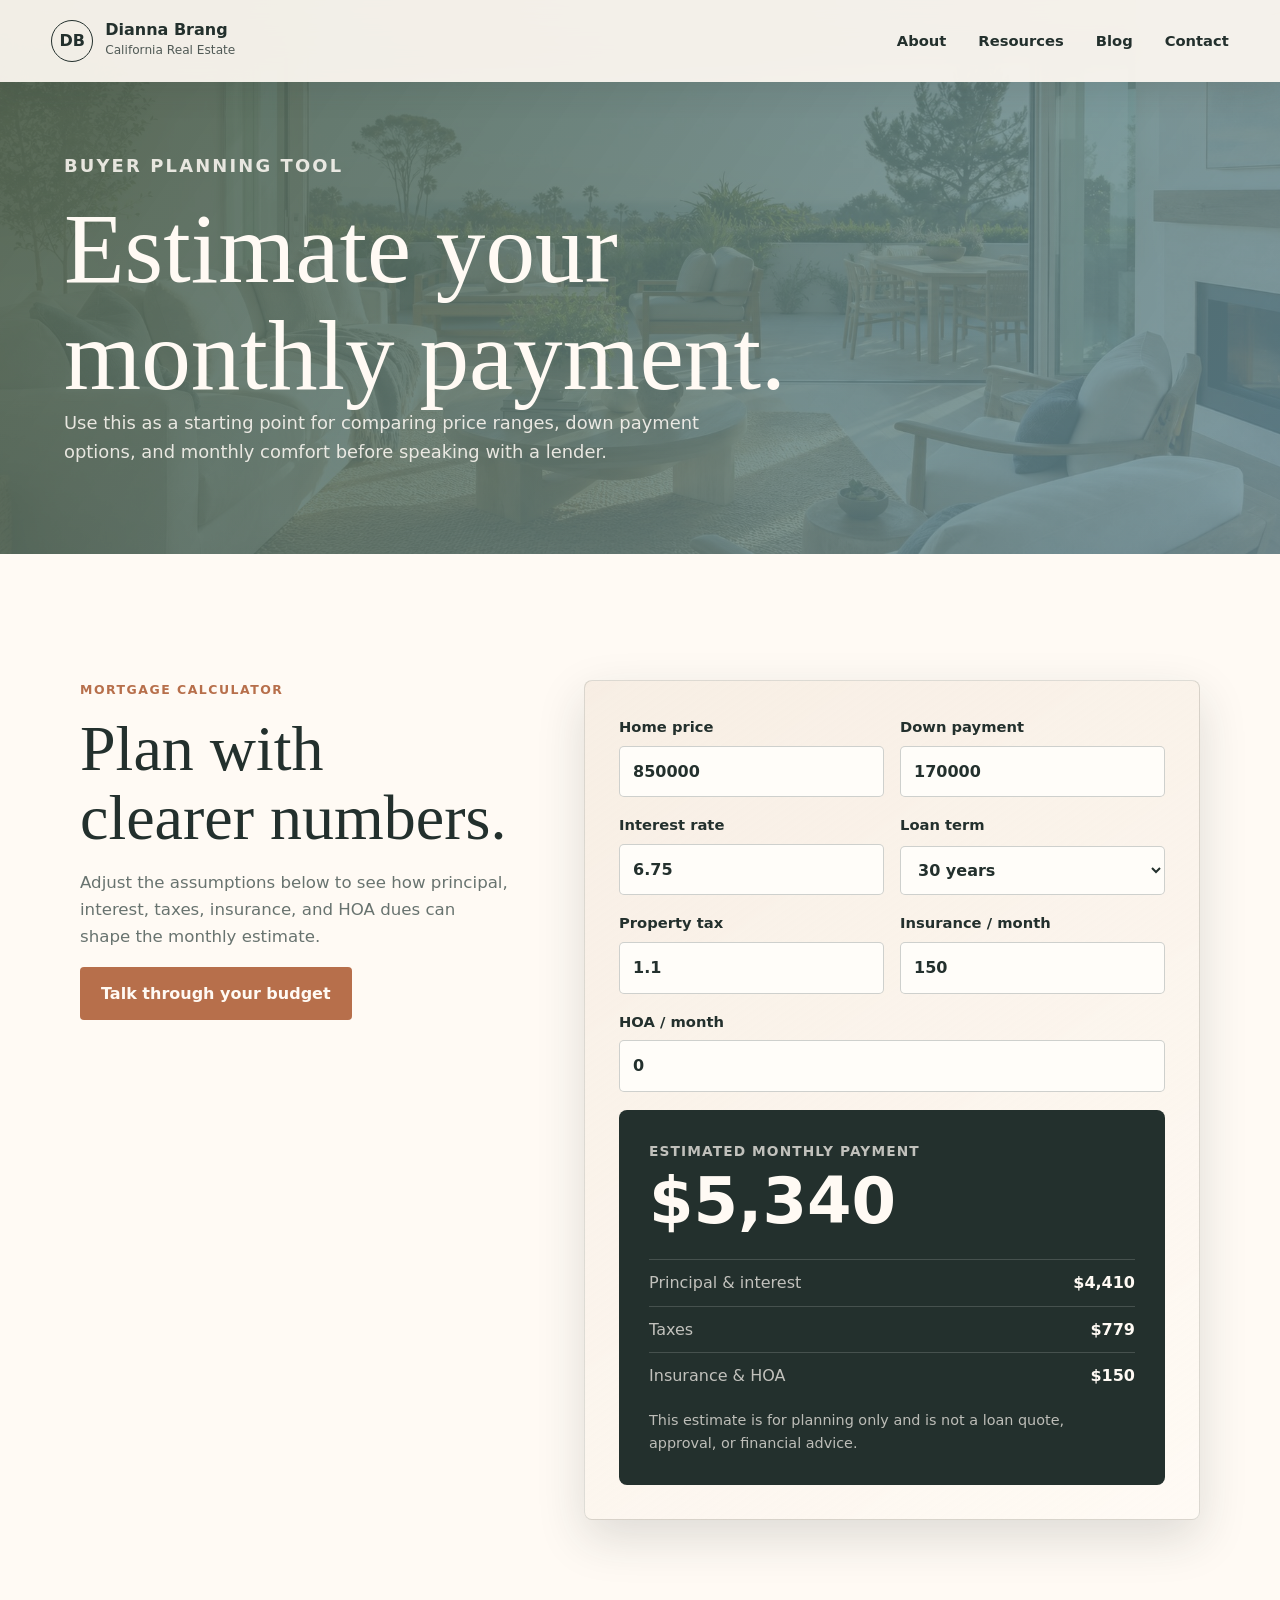
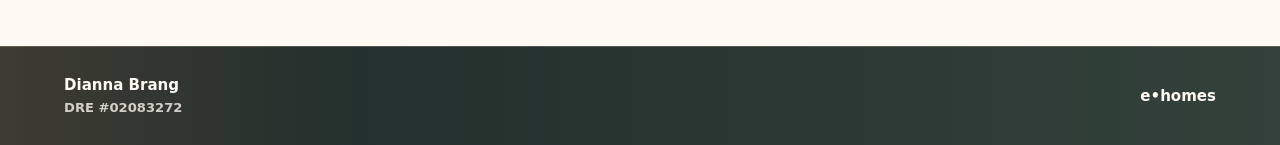
<file: tools/index.html>
<!doctype html>
<html lang="en">
  <head>
    <meta charset="utf-8">
    <meta name="viewport" content="width=device-width, initial-scale=1">
    <meta
      name="description"
      content="Planning tools from Dianna Brang for estimating monthly mortgage payments in Southern California."
    >
    <meta name="robots" content="index, follow, max-image-preview:large">
    <title>Tools | Dianna Brang California Real Estate</title>
    <link rel="canonical" href="https://www.diannabranghomes.com/tools/">
    <link rel="stylesheet" href="../assets/css/styles.css?v=20260520-2">
    <script>
      if (window.location.pathname.endsWith("/index.html")) {
        window.location.replace(window.location.pathname.replace(/index\.html$/, "") + window.location.search + window.location.hash);
      }
    </script>
  </head>
  <body class="interior-page">
    <a class="skip-link" href="#main">Skip to content</a>

    <header class="site-header" data-site-header data-header-root=".." data-active-page="tools"></header>

    <main id="main">
      <section class="contact-hero">
        <div class="contact-intro">
          <p class="eyebrow">Buyer Planning Tool</p>
          <h1>Estimate your monthly payment.</h1>
          <p>
            Use this as a starting point for comparing price ranges, down payment
            options, and monthly comfort before speaking with a lender.
          </p>
        </div>
      </section>

      <section class="section calculator-section" id="mortgage-calculator">
        <div class="calculator-layout">
          <div class="calculator-intro">
            <p class="eyebrow">Mortgage Calculator</p>
            <h2>Plan with clearer numbers.</h2>
            <p>
              Adjust the assumptions below to see how principal, interest, taxes,
              insurance, and HOA dues can shape the monthly estimate.
            </p>
            <a class="button button-primary" href="../contact/">Talk through your budget</a>
          </div>

          <form class="mortgage-calculator" data-mortgage-calculator>
            <div class="calculator-fields">
              <label>
                <span>Home price</span>
                <input
                  type="number"
                  name="homePrice"
                  min="0"
                  step="1000"
                  value="850000"
                  inputmode="decimal"
                >
              </label>
              <label>
                <span>Down payment</span>
                <input
                  type="number"
                  name="downPayment"
                  min="0"
                  step="1000"
                  value="170000"
                  inputmode="decimal"
                >
              </label>
              <label>
                <span>Interest rate</span>
                <input
                  type="number"
                  name="interestRate"
                  min="0"
                  step="0.01"
                  value="6.75"
                  inputmode="decimal"
                >
              </label>
              <label>
                <span>Loan term</span>
                <select name="loanTerm">
                  <option value="30" selected>30 years</option>
                  <option value="20">20 years</option>
                  <option value="15">15 years</option>
                  <option value="10">10 years</option>
                </select>
              </label>
              <label>
                <span>Property tax</span>
                <input
                  type="number"
                  name="propertyTax"
                  min="0"
                  step="0.01"
                  value="1.1"
                  inputmode="decimal"
                >
              </label>
              <label>
                <span>Insurance / month</span>
                <input
                  type="number"
                  name="insurance"
                  min="0"
                  step="10"
                  value="150"
                  inputmode="decimal"
                >
              </label>
              <label class="full-field">
                <span>HOA / month</span>
                <input
                  type="number"
                  name="hoa"
                  min="0"
                  step="10"
                  value="0"
                  inputmode="decimal"
                >
              </label>
            </div>

            <div class="calculator-result" aria-live="polite">
              <span>Estimated monthly payment</span>
              <strong data-payment-total>$0</strong>
              <dl>
                <div>
                  <dt>Principal &amp; interest</dt>
                  <dd data-payment-principal>$0</dd>
                </div>
                <div>
                  <dt>Taxes</dt>
                  <dd data-payment-tax>$0</dd>
                </div>
                <div>
                  <dt>Insurance &amp; HOA</dt>
                  <dd data-payment-extras>$0</dd>
                </div>
              </dl>
              <p>
                This estimate is for planning only and is not a loan quote, approval, or
                financial advice.
              </p>
            </div>
          </form>
        </div>
      </section>
    </main>

    <footer class="site-footer" data-site-footer></footer>

    <script src="../assets/js/main.js?v=20260520-3"></script>
  </body>
</html>
</file>
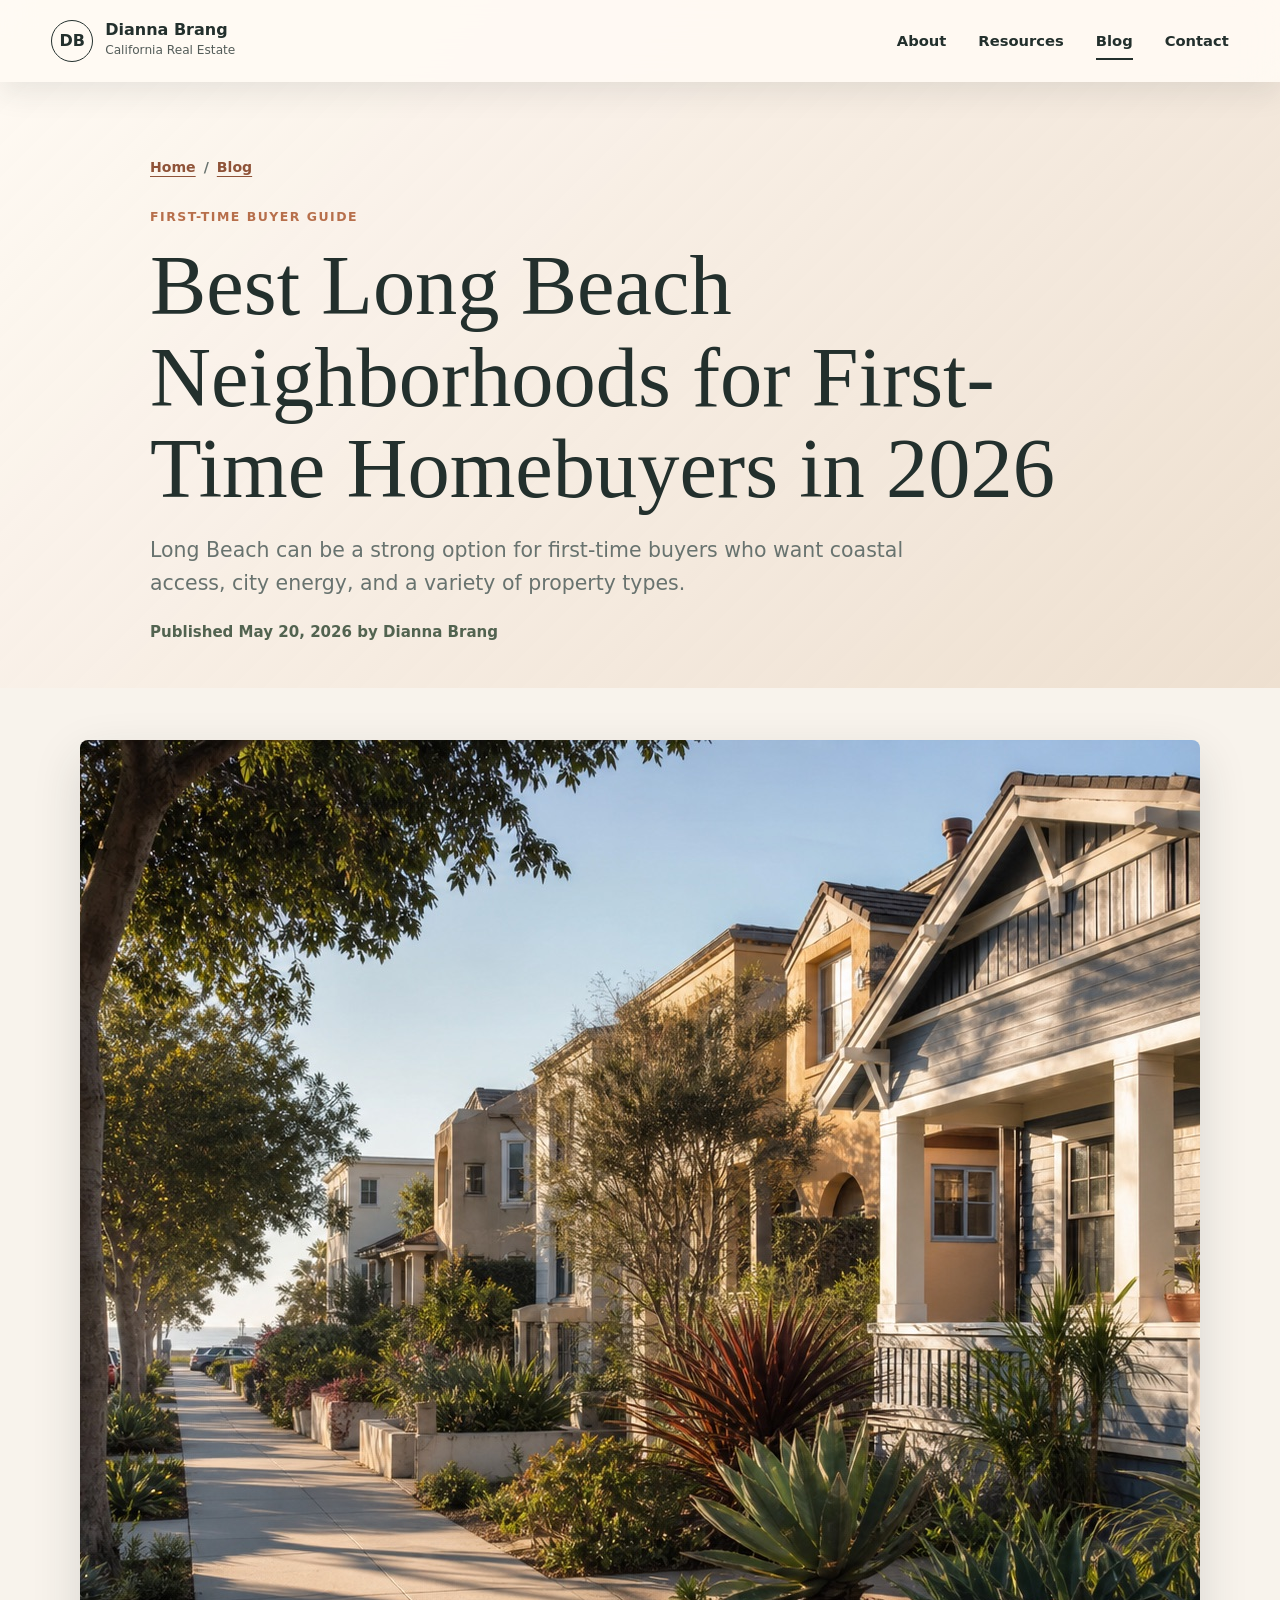
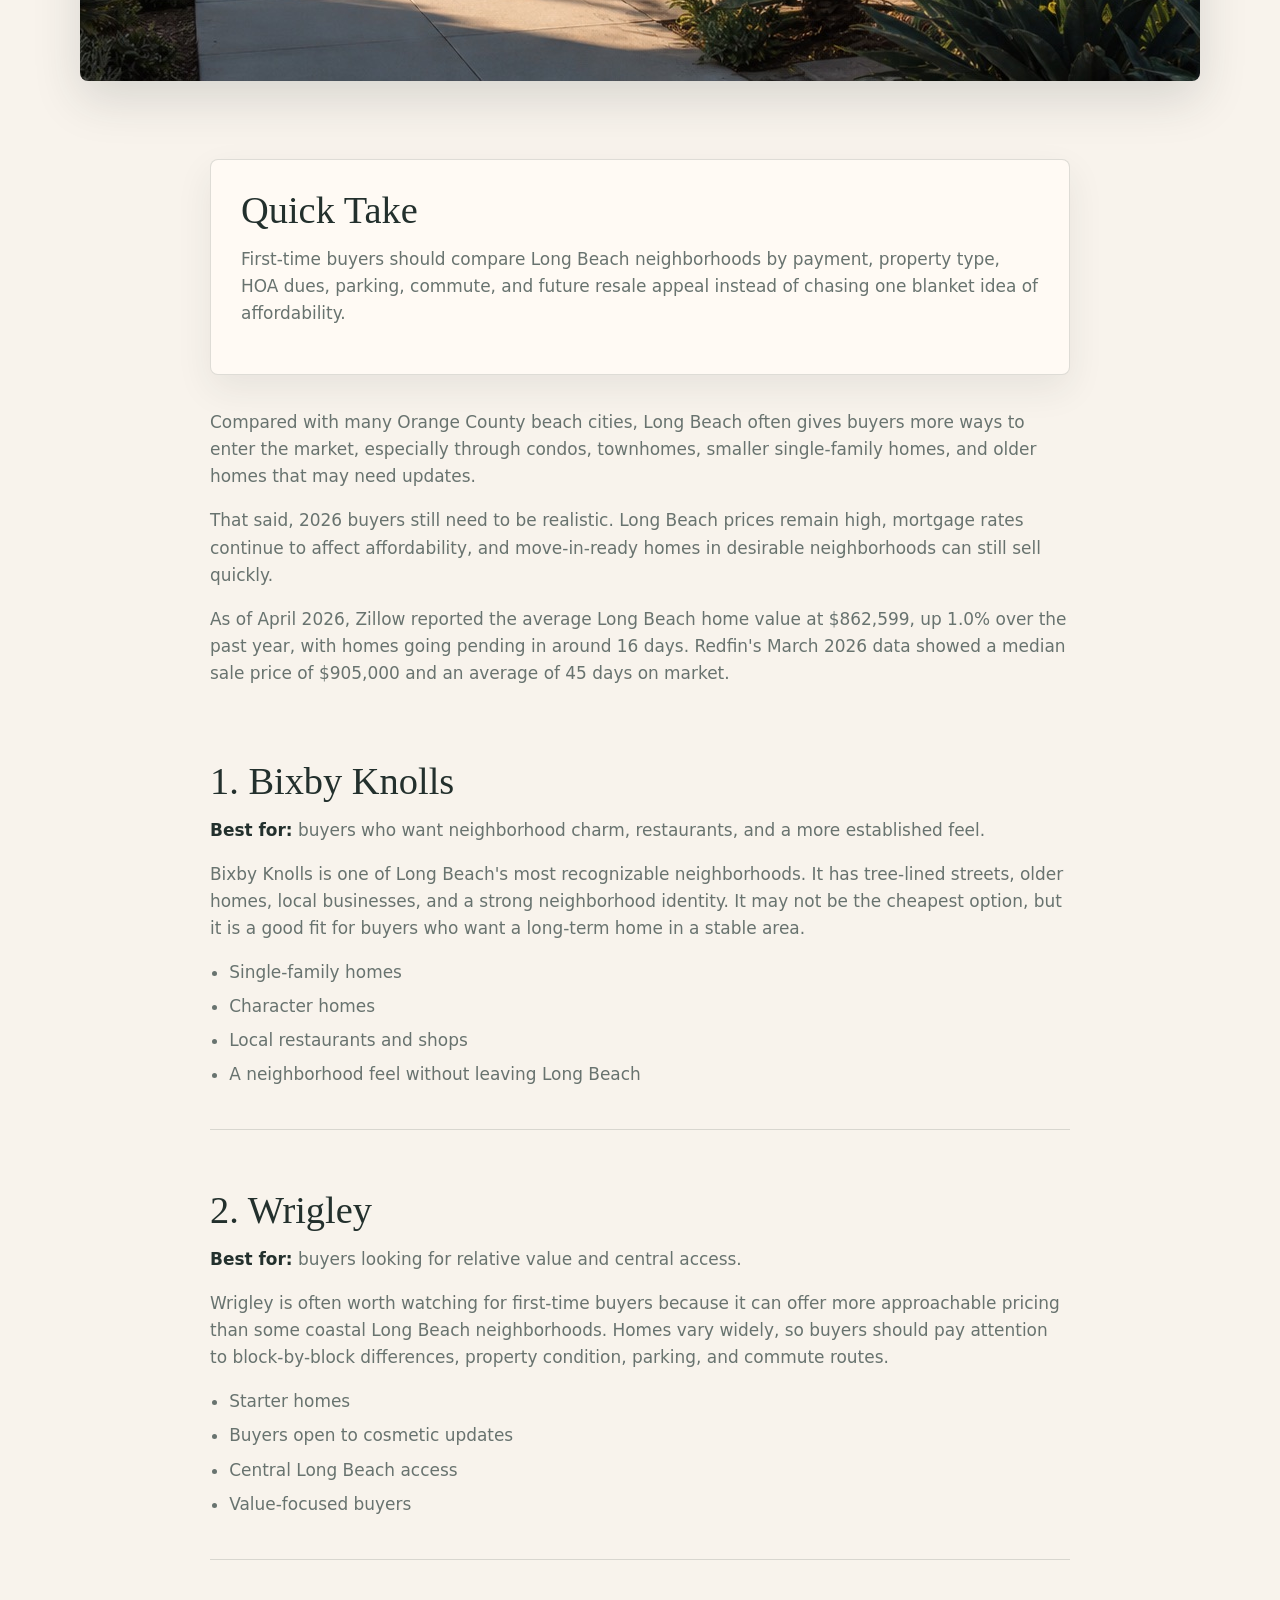
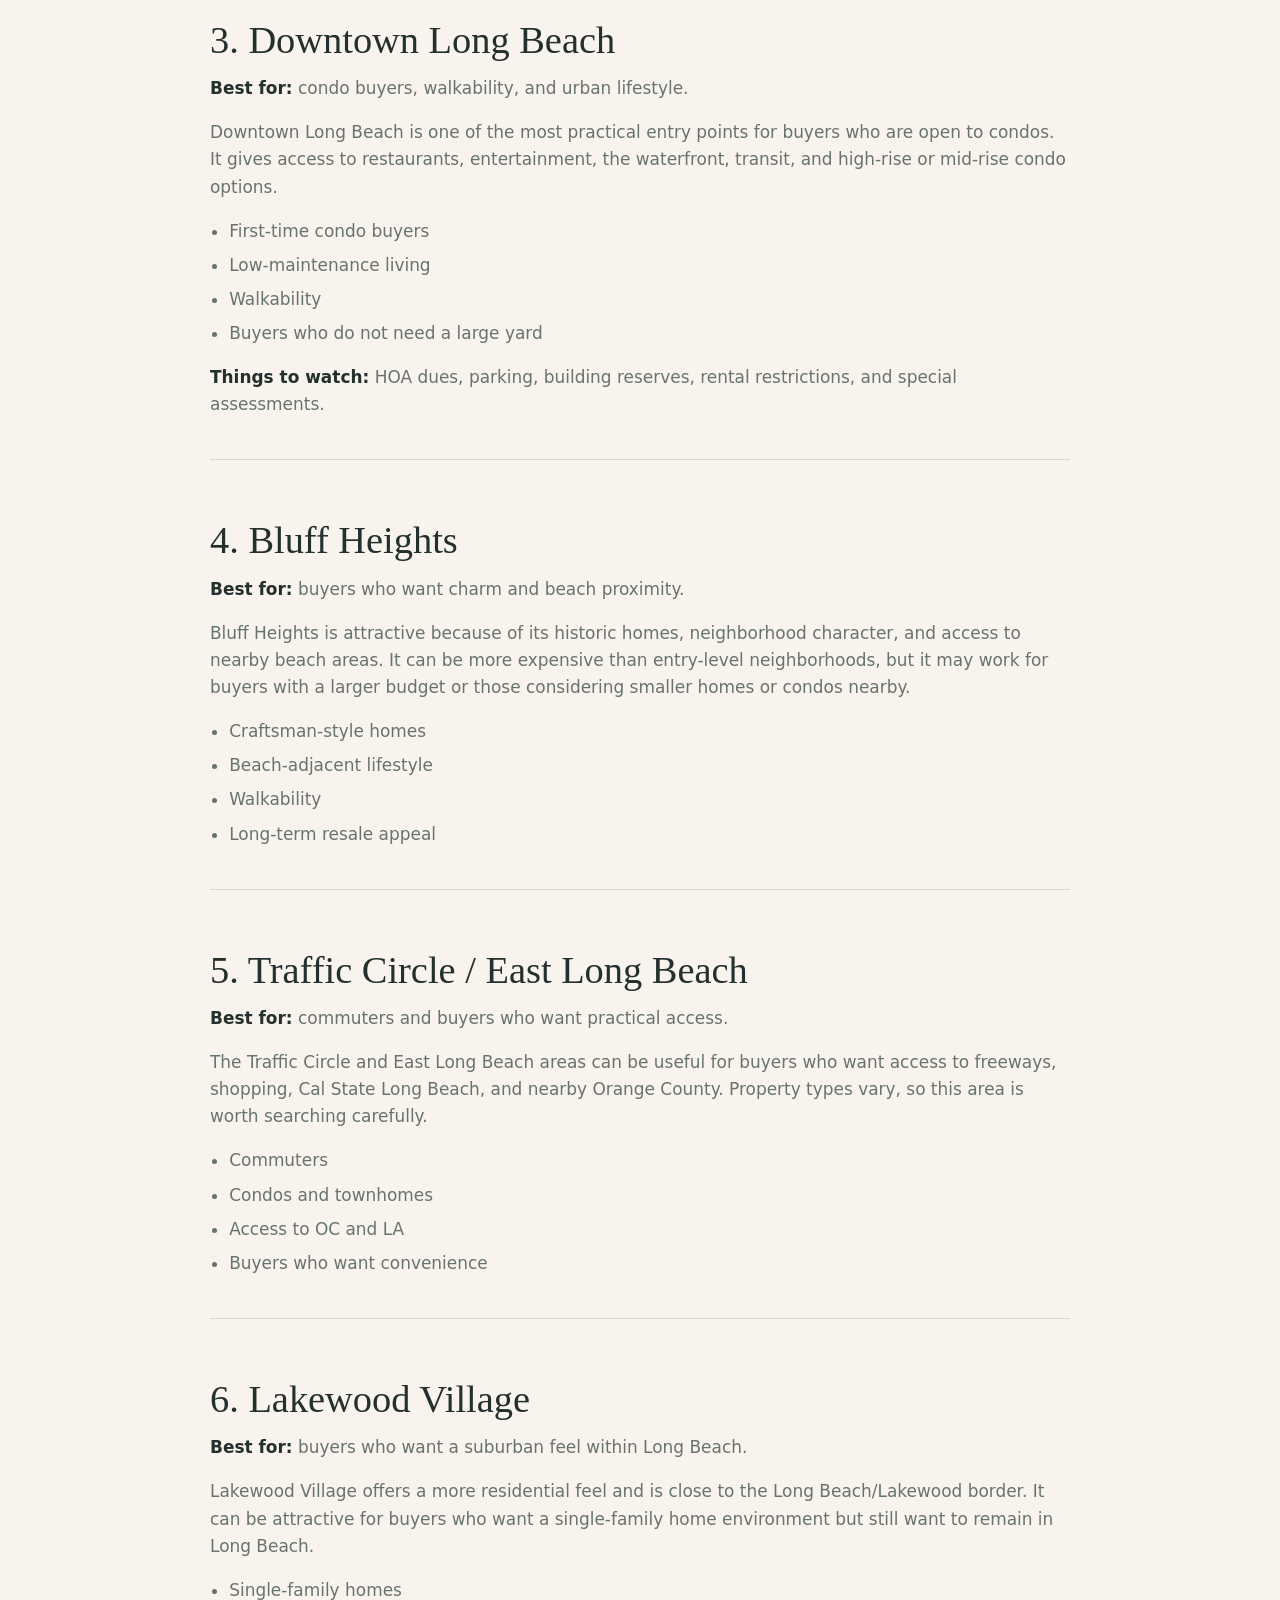
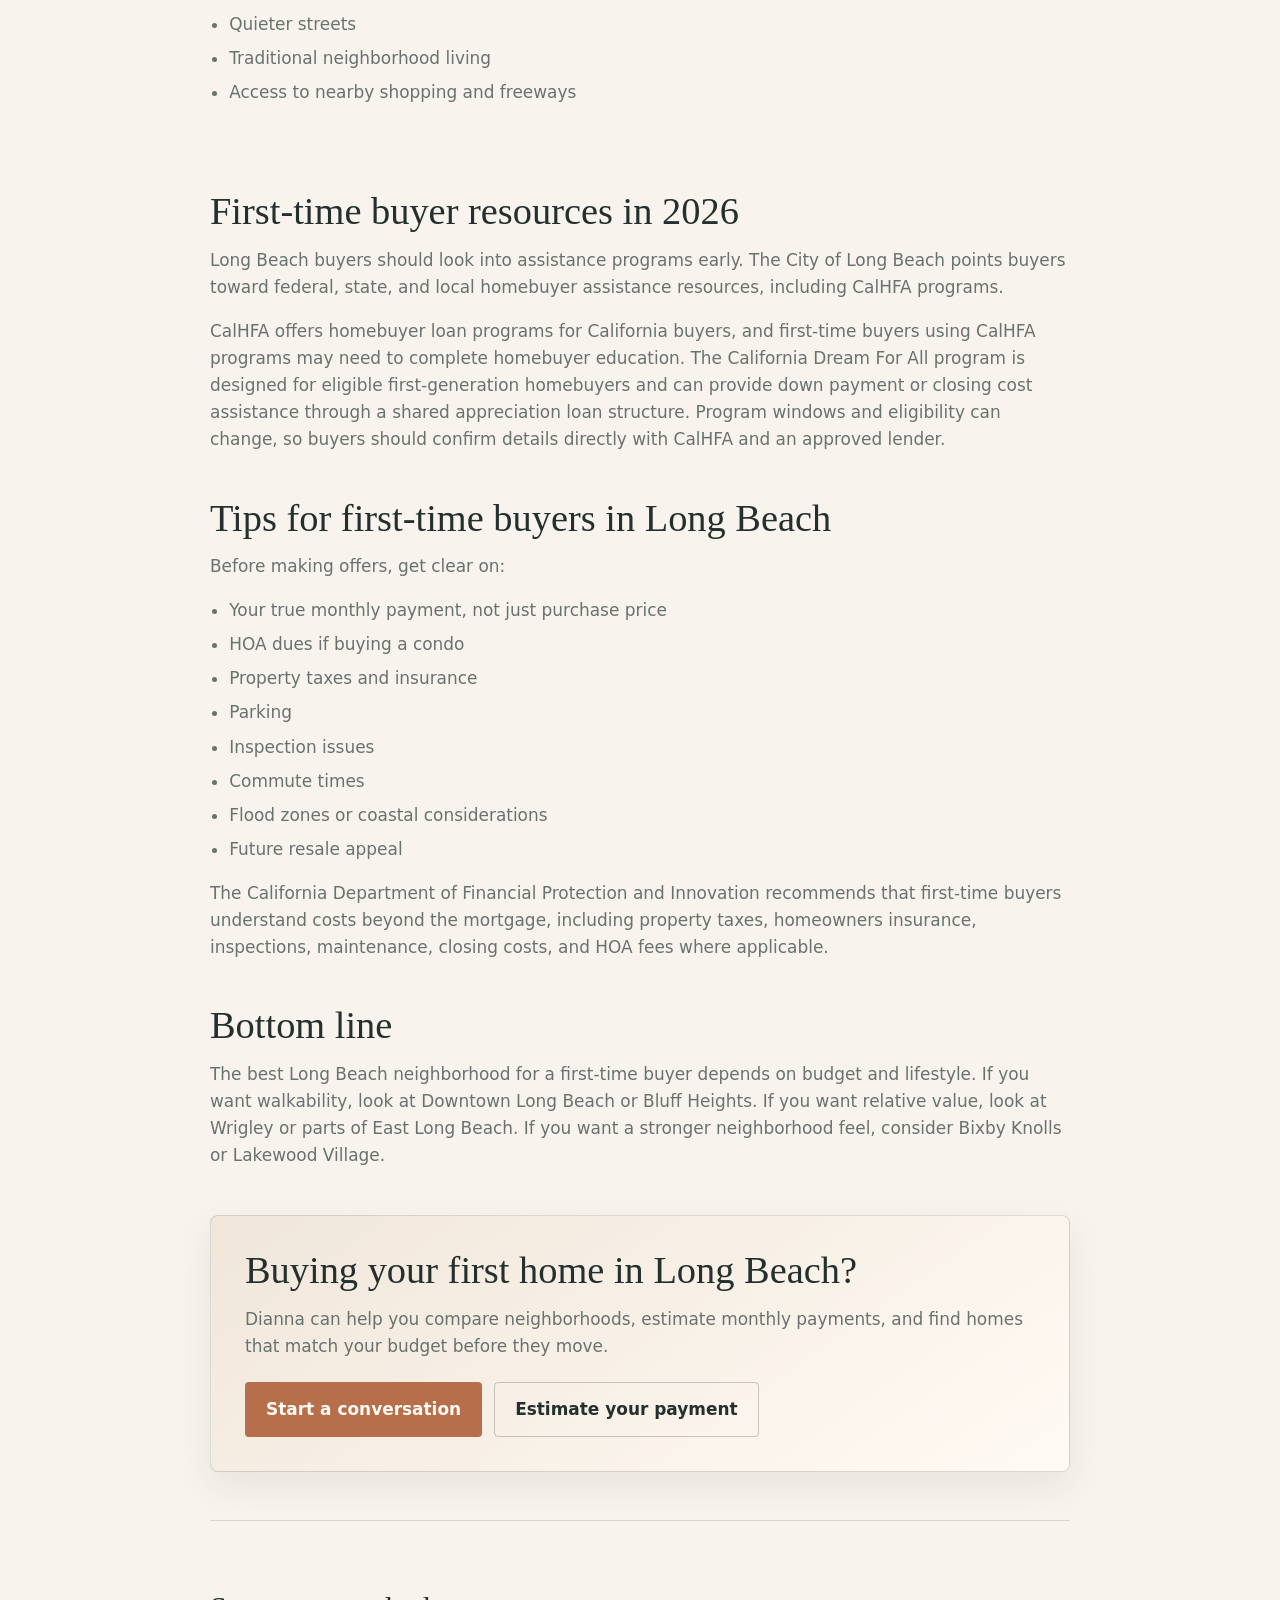
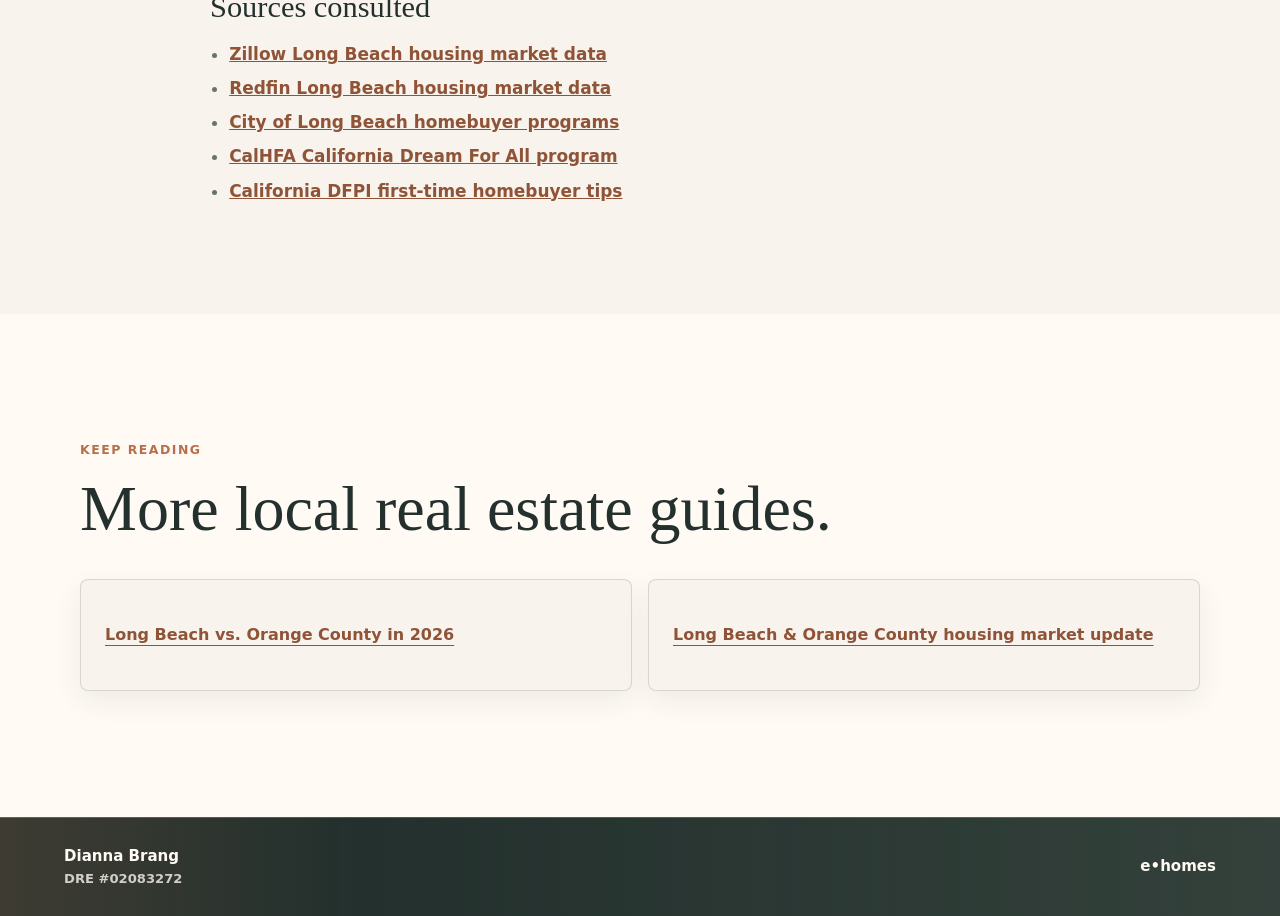
<file: blog/best-long-beach-neighborhoods-first-time-homebuyers-2026/index.html>
<!doctype html>
<html lang="en">
  <head>
    <!-- Google tag (gtag.js) -->
    <script async src="https://www.googletagmanager.com/gtag/js?id=G-94JKZE84QY"></script>
    <script>
      window.dataLayer = window.dataLayer || [];
      function gtag(){dataLayer.push(arguments);}
      gtag('js', new Date());

      gtag('config', 'G-94JKZE84QY');
    </script>
    <meta charset="utf-8">
    <meta name="viewport" content="width=device-width, initial-scale=1">
    <meta
      name="description"
      content="Buying your first home in Long Beach? Explore the best neighborhoods for first-time buyers in 2026, including condos, starter homes, commute-friendly areas, and local buyer resources."
    >
    <meta
      name="keywords"
      content="best Long Beach neighborhoods for first-time buyers, Long Beach first-time homebuyer, affordable Long Beach neighborhoods, buy a condo in Long Beach"
    >
    <meta name="robots" content="index, follow, max-image-preview:large">
    <title>Best Long Beach Neighborhoods for First-Time Homebuyers in 2026</title>
    <link rel="canonical" href="https://www.diannabranghomes.com/blog/best-long-beach-neighborhoods-first-time-homebuyers-2026/">
    <link rel="preload" as="image" href="../../assets/img/blog/long-beach-first-time-homebuyers-2026.jpg">
    <meta property="og:type" content="article">
    <meta property="og:site_name" content="Dianna Brang California Real Estate">
    <meta property="og:title" content="Best Long Beach Neighborhoods for First-Time Homebuyers in 2026">
    <meta
      property="og:description"
      content="A first-time buyer guide to Long Beach neighborhoods, starter-home tradeoffs, condos, commute access, and assistance resources."
    >
    <meta property="og:url" content="https://www.diannabranghomes.com/blog/best-long-beach-neighborhoods-first-time-homebuyers-2026/">
    <meta property="og:image" content="https://www.diannabranghomes.com/assets/img/blog/long-beach-first-time-homebuyers-2026.jpg">
    <meta property="og:image:alt" content="Tree-lined Long Beach residential street with starter homes and condos.">
    <meta property="og:image:width" content="1672">
    <meta property="og:image:height" content="941">
    <meta property="article:published_time" content="2026-05-20">
    <meta property="article:modified_time" content="2026-05-20">
    <meta property="article:author" content="Dianna Brang">
    <meta name="twitter:card" content="summary_large_image">
    <meta name="twitter:title" content="Best Long Beach Neighborhoods for First-Time Homebuyers in 2026">
    <meta
      name="twitter:description"
      content="Compare Long Beach neighborhoods for first-time homebuyers in 2026."
    >
    <meta name="twitter:image" content="https://www.diannabranghomes.com/assets/img/blog/long-beach-first-time-homebuyers-2026.jpg">
    <link rel="stylesheet" href="../../assets/css/styles.css?v=20260520-2">
    <script type="application/ld+json">
      {
        "@context": "https://schema.org",
        "@type": "BlogPosting",
        "@id": "https://www.diannabranghomes.com/blog/best-long-beach-neighborhoods-first-time-homebuyers-2026/#article",
        "mainEntityOfPage": {
          "@type": "WebPage",
          "@id": "https://www.diannabranghomes.com/blog/best-long-beach-neighborhoods-first-time-homebuyers-2026/"
        },
        "headline": "Best Long Beach Neighborhoods for First-Time Homebuyers in 2026",
        "description": "Buying your first home in Long Beach? Explore the best neighborhoods for first-time buyers in 2026, including condos, starter homes, commute-friendly areas, and local buyer resources.",
        "image": [
          "https://www.diannabranghomes.com/assets/img/blog/long-beach-first-time-homebuyers-2026.jpg"
        ],
        "datePublished": "2026-05-20",
        "dateModified": "2026-05-20",
        "author": {
          "@type": "Person",
          "name": "Dianna Brang",
          "url": "https://www.diannabranghomes.com/"
        },
        "publisher": {
          "@type": "Person",
          "name": "Dianna Brang",
          "url": "https://www.diannabranghomes.com/"
        },
        "keywords": [
          "best Long Beach neighborhoods for first-time buyers",
          "Long Beach first-time homebuyer",
          "affordable Long Beach neighborhoods",
          "buy a condo in Long Beach"
        ]
      }
    </script>
    <script type="application/ld+json">
      {
        "@context": "https://schema.org",
        "@type": "BreadcrumbList",
        "itemListElement": [
          {
            "@type": "ListItem",
            "position": 1,
            "name": "Home",
            "item": "https://www.diannabranghomes.com/"
          },
          {
            "@type": "ListItem",
            "position": 2,
            "name": "Blog",
            "item": "https://www.diannabranghomes.com/blog/"
          },
          {
            "@type": "ListItem",
            "position": 3,
            "name": "Best Long Beach Neighborhoods for First-Time Buyers",
            "item": "https://www.diannabranghomes.com/blog/best-long-beach-neighborhoods-first-time-homebuyers-2026/"
          }
        ]
      }
    </script>
    <script>
      if (window.location.pathname.endsWith("/index.html")) {
        window.location.replace(window.location.pathname.replace(/index\.html$/, "") + window.location.search + window.location.hash);
      }
    </script>
  </head>
  <body class="interior-page blog-post-page">
    <a class="skip-link" href="#main">Skip to content</a>

    <header class="site-header" data-site-header data-header-root="../.." data-active-page="blog"></header>

    <main id="main">
      <section class="blog-article-hero">
        <div class="blog-article-intro">
          <nav class="breadcrumb" aria-label="Breadcrumb">
            <a href="../../">Home</a>
            <span>/</span>
            <a href="../">Blog</a>
          </nav>
          <p class="eyebrow">First-Time Buyer Guide</p>
          <h1>Best Long Beach Neighborhoods for First-Time Homebuyers in 2026</h1>
          <p>
            Long Beach can be a strong option for first-time buyers who want coastal
            access, city energy, and a variety of property types.
          </p>
          <p class="article-meta">Published May 20, 2026 by Dianna Brang</p>
        </div>
      </section>

      <figure class="article-cover">
        <img
          src="../../assets/img/blog/long-beach-first-time-homebuyers-2026.jpg"
          alt="Long Beach residential street with Craftsman homes, condos, trees, and coastal morning light."
          width="1672"
          height="941"
          fetchpriority="high"
        >
      </figure>

      <article class="blog-article">
        <aside class="article-summary" aria-label="Article summary">
          <h2>Quick Take</h2>
          <p>
            First-time buyers should compare Long Beach neighborhoods by payment,
            property type, HOA dues, parking, commute, and future resale appeal instead of
            chasing one blanket idea of affordability.
          </p>
        </aside>

        <p>
          Compared with many Orange County beach cities, Long Beach often gives buyers
          more ways to enter the market, especially through condos, townhomes, smaller
          single-family homes, and older homes that may need updates.
        </p>
        <p>
          That said, 2026 buyers still need to be realistic. Long Beach prices remain high,
          mortgage rates continue to affect affordability, and move-in-ready homes in
          desirable neighborhoods can still sell quickly.
        </p>
        <p>
          As of April 2026, Zillow reported the average Long Beach home value at $862,599,
          up 1.0% over the past year, with homes going pending in around 16 days. Redfin's
          March 2026 data showed a median sale price of $905,000 and an average of 45 days
          on market.
        </p>

        <section class="neighborhood-list" aria-label="Long Beach neighborhoods">
          <div class="neighborhood-item">
            <h2>1. Bixby Knolls</h2>
            <p><strong>Best for:</strong> buyers who want neighborhood charm, restaurants, and a more established feel.</p>
            <p>
              Bixby Knolls is one of Long Beach's most recognizable neighborhoods. It has
              tree-lined streets, older homes, local businesses, and a strong neighborhood
              identity. It may not be the cheapest option, but it is a good fit for buyers
              who want a long-term home in a stable area.
            </p>
            <ul>
              <li>Single-family homes</li>
              <li>Character homes</li>
              <li>Local restaurants and shops</li>
              <li>A neighborhood feel without leaving Long Beach</li>
            </ul>
          </div>

          <div class="neighborhood-item">
            <h2>2. Wrigley</h2>
            <p><strong>Best for:</strong> buyers looking for relative value and central access.</p>
            <p>
              Wrigley is often worth watching for first-time buyers because it can offer
              more approachable pricing than some coastal Long Beach neighborhoods. Homes
              vary widely, so buyers should pay attention to block-by-block differences,
              property condition, parking, and commute routes.
            </p>
            <ul>
              <li>Starter homes</li>
              <li>Buyers open to cosmetic updates</li>
              <li>Central Long Beach access</li>
              <li>Value-focused buyers</li>
            </ul>
          </div>

          <div class="neighborhood-item">
            <h2>3. Downtown Long Beach</h2>
            <p><strong>Best for:</strong> condo buyers, walkability, and urban lifestyle.</p>
            <p>
              Downtown Long Beach is one of the most practical entry points for buyers who
              are open to condos. It gives access to restaurants, entertainment, the
              waterfront, transit, and high-rise or mid-rise condo options.
            </p>
            <ul>
              <li>First-time condo buyers</li>
              <li>Low-maintenance living</li>
              <li>Walkability</li>
              <li>Buyers who do not need a large yard</li>
            </ul>
            <p><strong>Things to watch:</strong> HOA dues, parking, building reserves, rental restrictions, and special assessments.</p>
          </div>

          <div class="neighborhood-item">
            <h2>4. Bluff Heights</h2>
            <p><strong>Best for:</strong> buyers who want charm and beach proximity.</p>
            <p>
              Bluff Heights is attractive because of its historic homes, neighborhood
              character, and access to nearby beach areas. It can be more expensive than
              entry-level neighborhoods, but it may work for buyers with a larger budget or
              those considering smaller homes or condos nearby.
            </p>
            <ul>
              <li>Craftsman-style homes</li>
              <li>Beach-adjacent lifestyle</li>
              <li>Walkability</li>
              <li>Long-term resale appeal</li>
            </ul>
          </div>

          <div class="neighborhood-item">
            <h2>5. Traffic Circle / East Long Beach</h2>
            <p><strong>Best for:</strong> commuters and buyers who want practical access.</p>
            <p>
              The Traffic Circle and East Long Beach areas can be useful for buyers who
              want access to freeways, shopping, Cal State Long Beach, and nearby Orange
              County. Property types vary, so this area is worth searching carefully.
            </p>
            <ul>
              <li>Commuters</li>
              <li>Condos and townhomes</li>
              <li>Access to OC and LA</li>
              <li>Buyers who want convenience</li>
            </ul>
          </div>

          <div class="neighborhood-item">
            <h2>6. Lakewood Village</h2>
            <p><strong>Best for:</strong> buyers who want a suburban feel within Long Beach.</p>
            <p>
              Lakewood Village offers a more residential feel and is close to the Long
              Beach/Lakewood border. It can be attractive for buyers who want a
              single-family home environment but still want to remain in Long Beach.
            </p>
            <ul>
              <li>Single-family homes</li>
              <li>Quieter streets</li>
              <li>Traditional neighborhood living</li>
              <li>Access to nearby shopping and freeways</li>
            </ul>
          </div>
        </section>

        <h2>First-time buyer resources in 2026</h2>
        <p>
          Long Beach buyers should look into assistance programs early. The City of Long
          Beach points buyers toward federal, state, and local homebuyer assistance
          resources, including CalHFA programs.
        </p>
        <p>
          CalHFA offers homebuyer loan programs for California buyers, and first-time
          buyers using CalHFA programs may need to complete homebuyer education. The
          California Dream For All program is designed for eligible first-generation
          homebuyers and can provide down payment or closing cost assistance through a
          shared appreciation loan structure. Program windows and eligibility can change,
          so buyers should confirm details directly with CalHFA and an approved lender.
        </p>

        <h2>Tips for first-time buyers in Long Beach</h2>
        <p>Before making offers, get clear on:</p>
        <ul>
          <li>Your true monthly payment, not just purchase price</li>
          <li>HOA dues if buying a condo</li>
          <li>Property taxes and insurance</li>
          <li>Parking</li>
          <li>Inspection issues</li>
          <li>Commute times</li>
          <li>Flood zones or coastal considerations</li>
          <li>Future resale appeal</li>
        </ul>
        <p>
          The California Department of Financial Protection and Innovation recommends that
          first-time buyers understand costs beyond the mortgage, including property taxes,
          homeowners insurance, inspections, maintenance, closing costs, and HOA fees where
          applicable.
        </p>

        <h2>Bottom line</h2>
        <p>
          The best Long Beach neighborhood for a first-time buyer depends on budget and
          lifestyle. If you want walkability, look at Downtown Long Beach or Bluff Heights.
          If you want relative value, look at Wrigley or parts of East Long Beach. If you
          want a stronger neighborhood feel, consider Bixby Knolls or Lakewood Village.
        </p>

        <section class="article-cta">
          <h2>Buying your first home in Long Beach?</h2>
          <p>
            Dianna can help you compare neighborhoods, estimate monthly payments, and find
            homes that match your budget before they move.
          </p>
          <div class="article-actions">
            <a class="button button-primary" href="../../contact/">Start a conversation</a>
            <a class="button button-outline" href="../../resources/mortgage-loan-calculator/">Estimate your payment</a>
          </div>
        </section>

        <section class="sources-section" aria-labelledby="sources-title">
          <h2 id="sources-title">Sources consulted</h2>
          <ul>
            <li><a href="https://www.zillow.com/home-values/46298/long-beach-ca/">Zillow Long Beach housing market data</a></li>
            <li><a href="https://www.redfin.com/city/10940/CA/Long-Beach/housing-market">Redfin Long Beach housing market data</a></li>
            <li><a href="https://www.longbeach.gov/lbcd/hn/homebuyer/">City of Long Beach homebuyer programs</a></li>
            <li><a href="https://www.calhfa.ca.gov/dream/">CalHFA California Dream For All program</a></li>
            <li><a href="https://dfpi.ca.gov/news/insights/7-tips-for-first-time-homebuyers/">California DFPI first-time homebuyer tips</a></li>
          </ul>
        </section>
      </article>

      <section class="section related-posts" aria-labelledby="related-posts-title">
        <div class="section-heading">
          <p class="eyebrow">Keep Reading</p>
          <h2 id="related-posts-title">More local real estate guides.</h2>
        </div>
        <div class="related-grid">
          <a href="../long-beach-vs-orange-county-real-estate-2026/">Long Beach vs. Orange County in 2026</a>
          <a href="../long-beach-orange-county-housing-market-update-2026/">Long Beach &amp; Orange County housing market update</a>
        </div>
      </section>
    </main>

    <footer class="site-footer" data-site-footer></footer>

    <script src="../../assets/js/main.js?v=20260521-1"></script>
  </body>
</html>
</file>
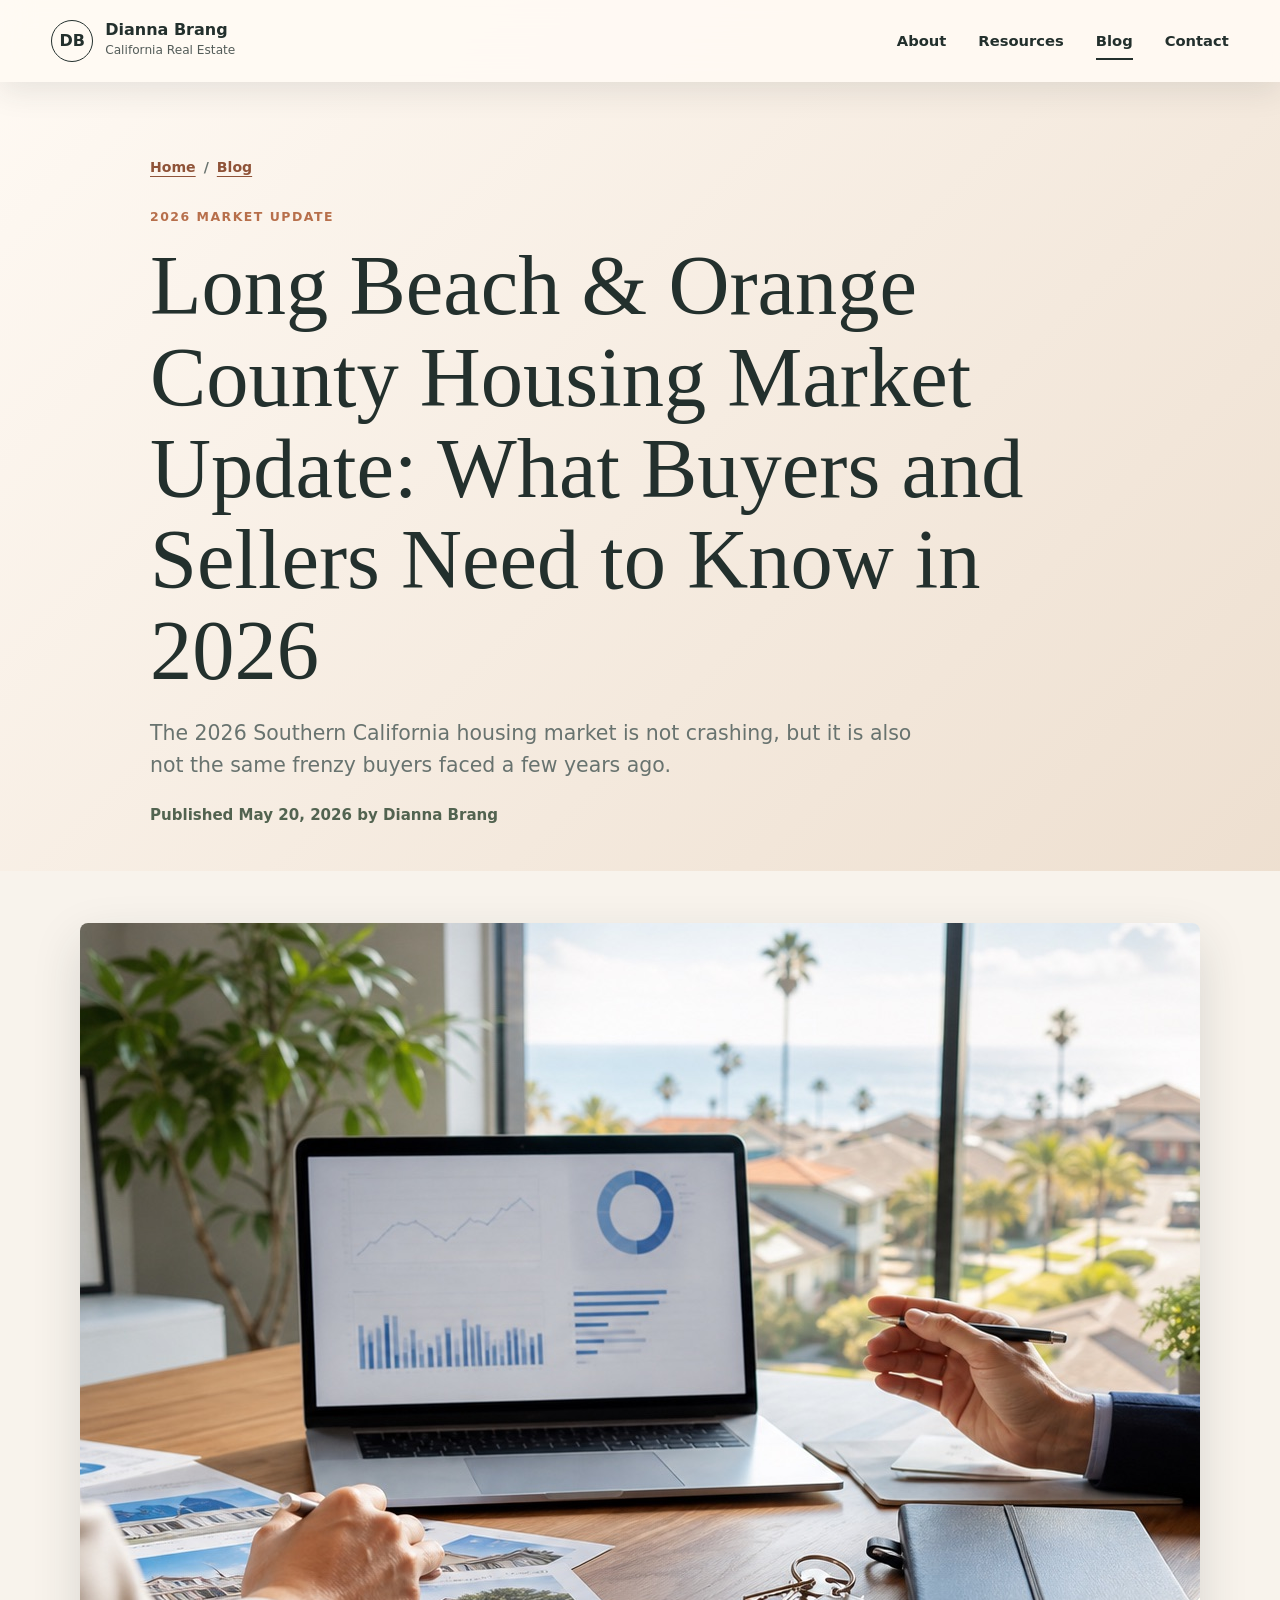
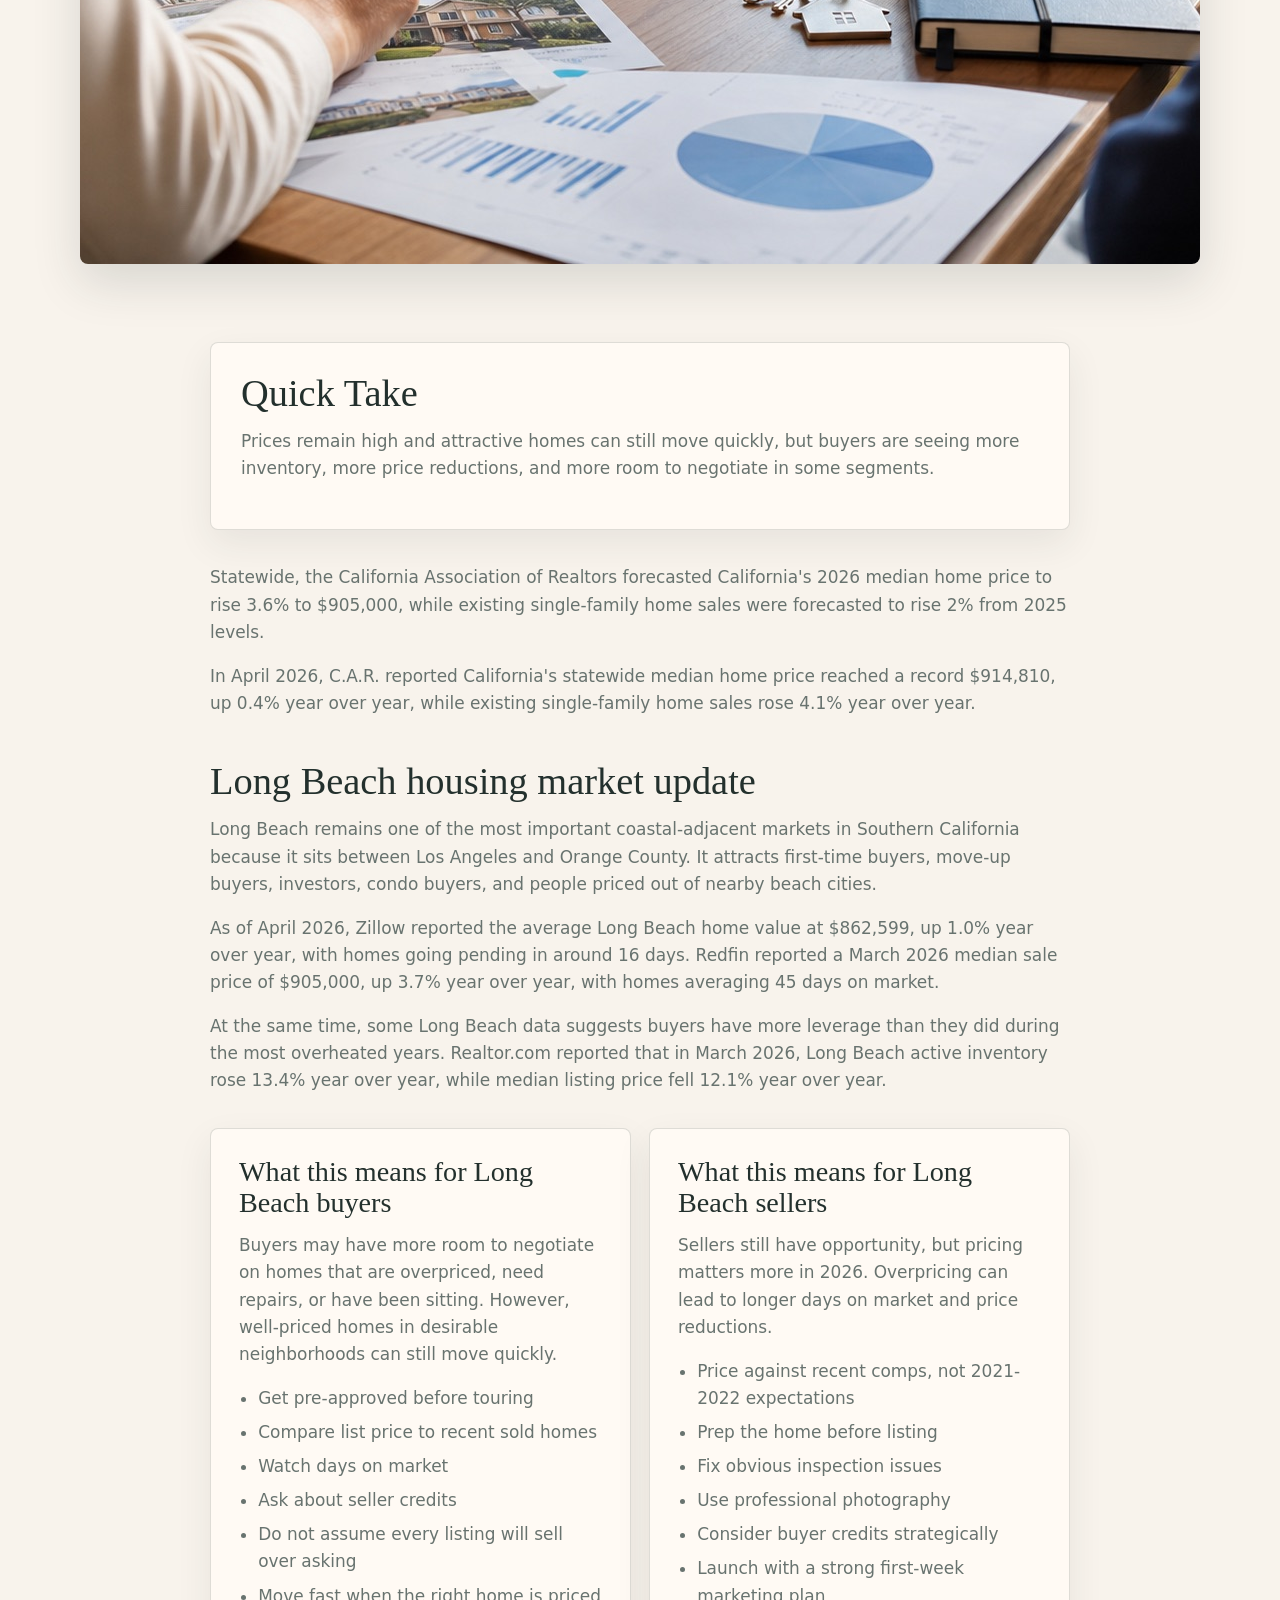
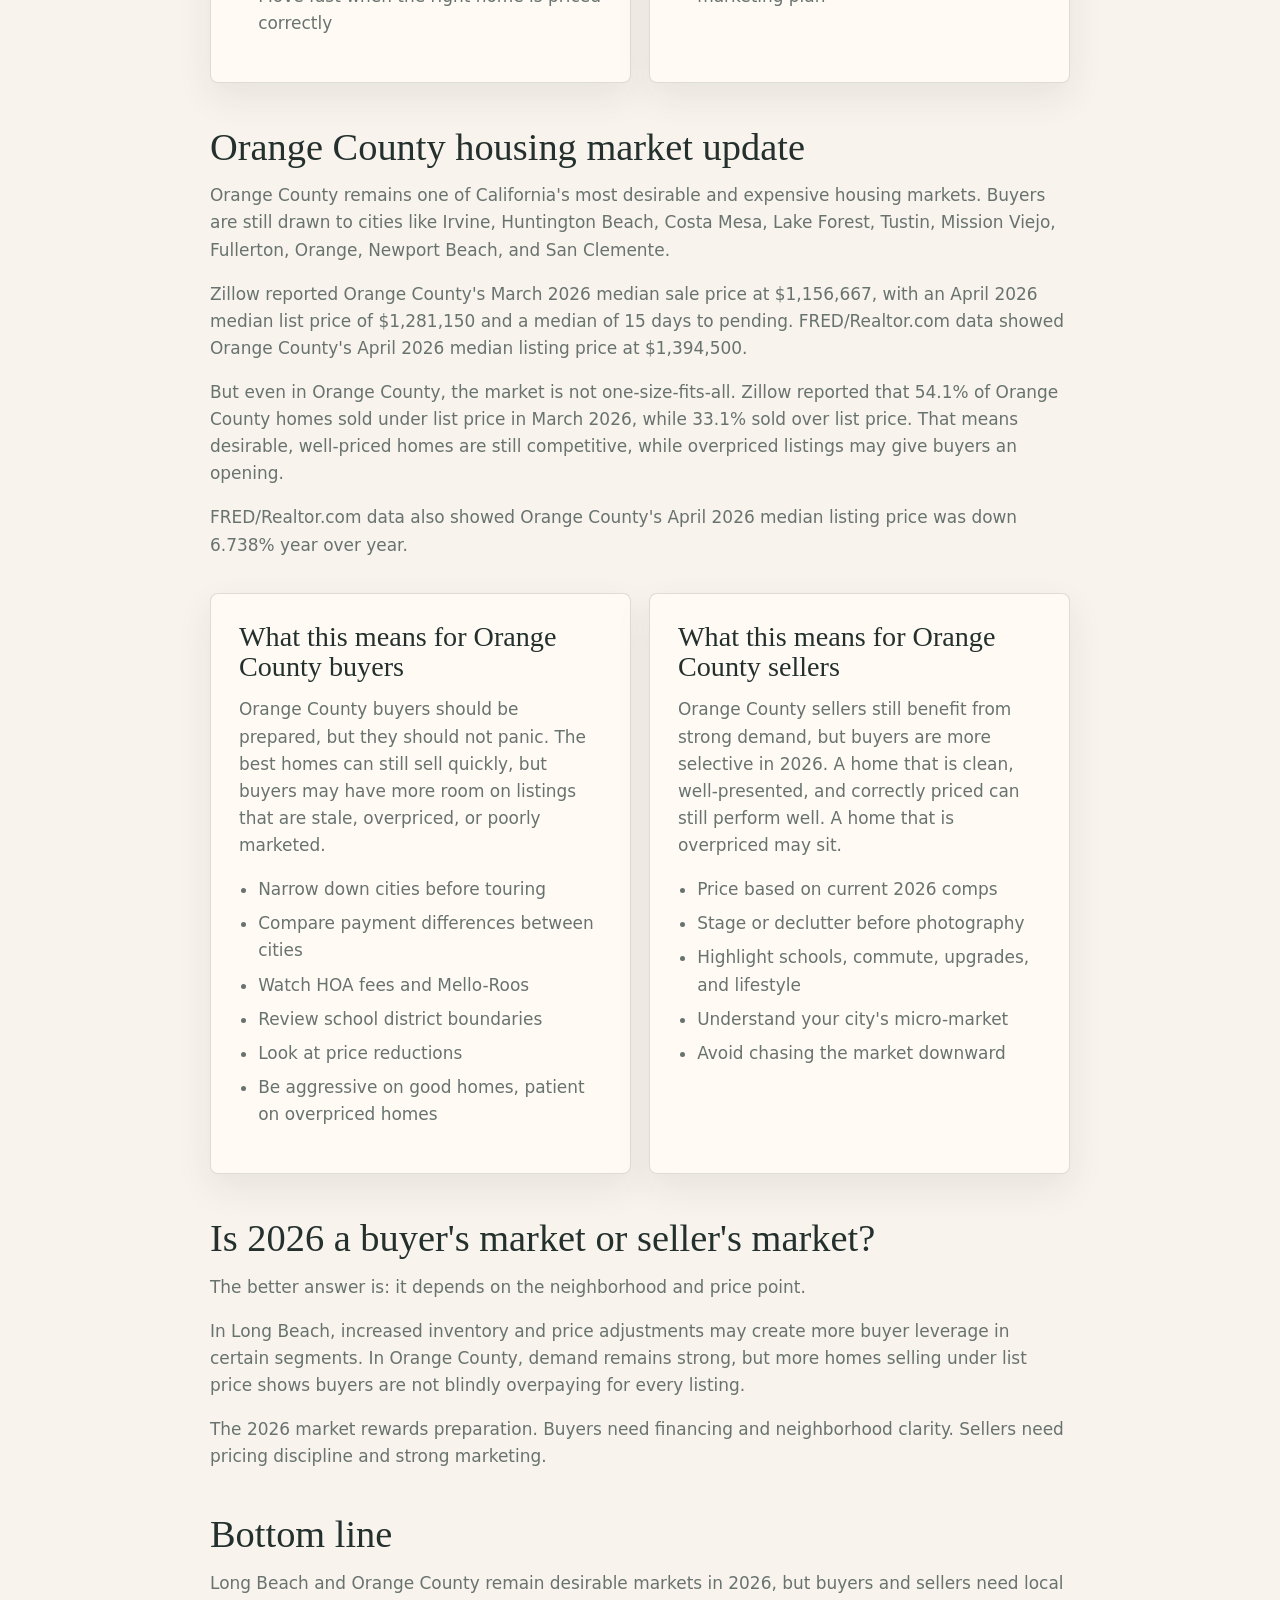
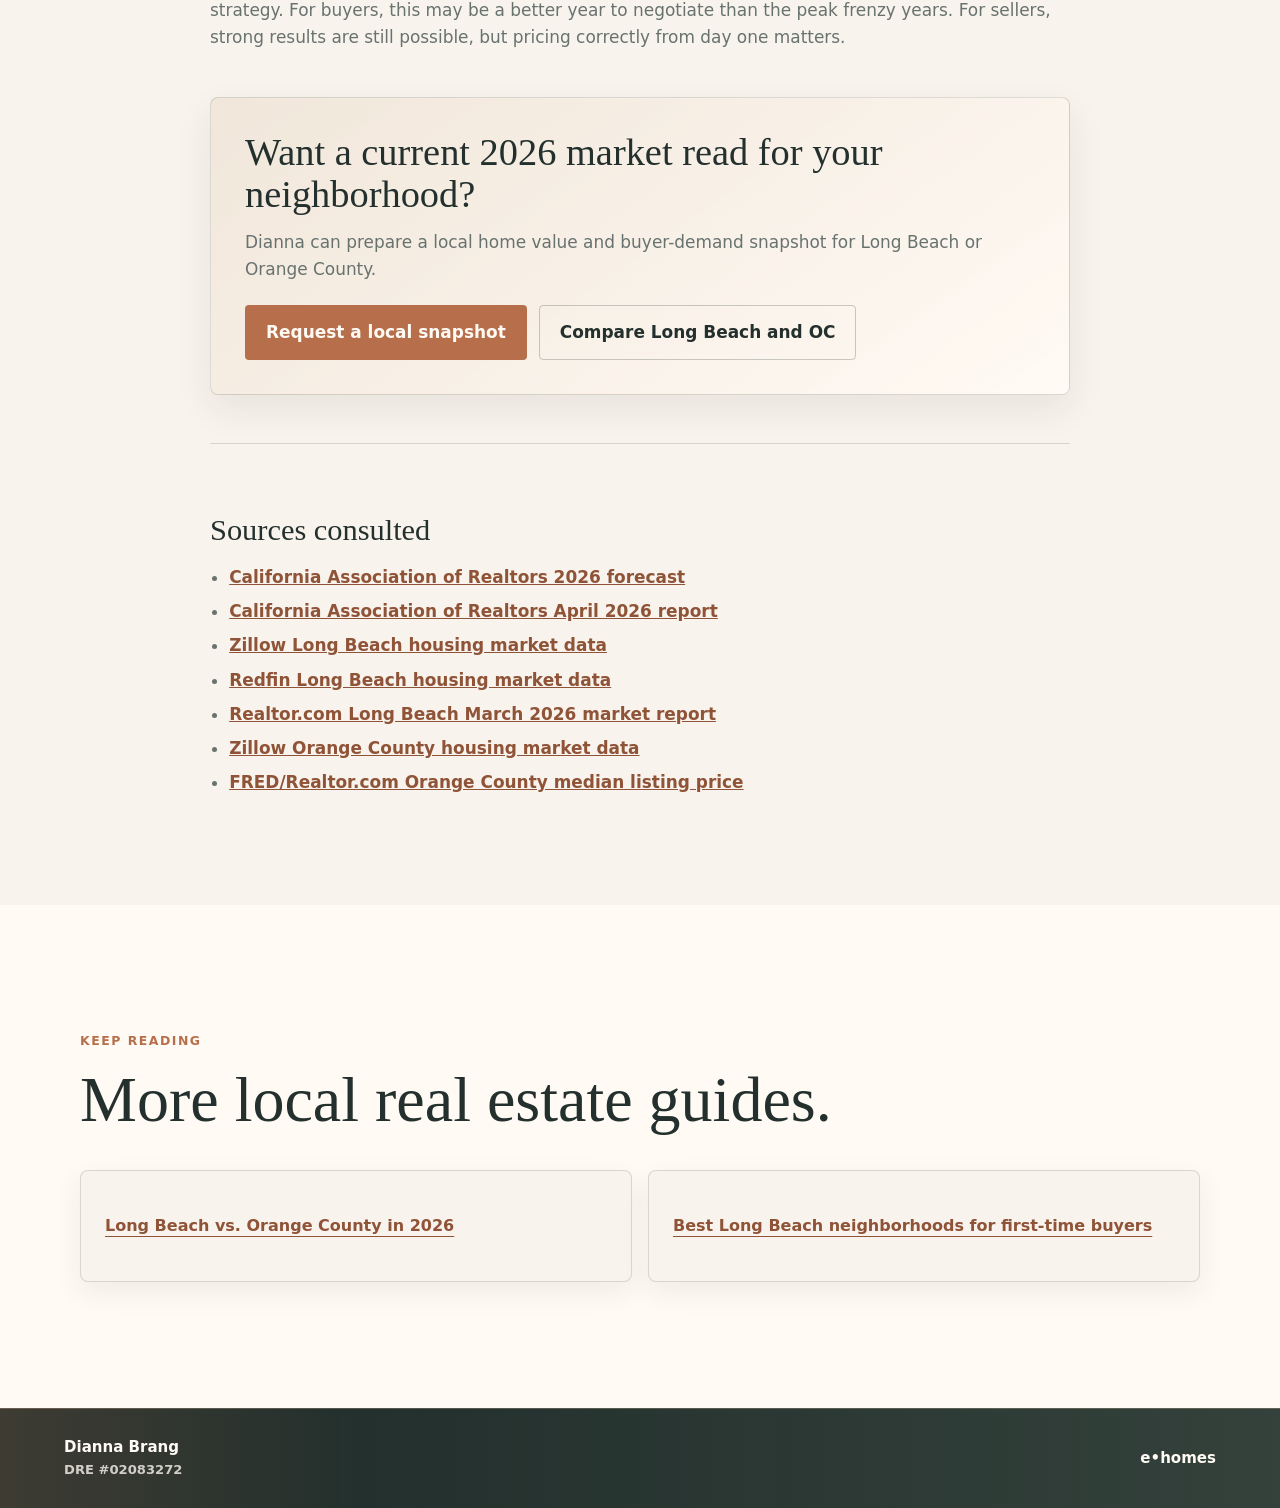
<file: blog/long-beach-orange-county-housing-market-update-2026/index.html>
<!doctype html>
<html lang="en">
  <head>
    <!-- Google tag (gtag.js) -->
    <script async src="https://www.googletagmanager.com/gtag/js?id=G-94JKZE84QY"></script>
    <script>
      window.dataLayer = window.dataLayer || [];
      function gtag(){dataLayer.push(arguments);}
      gtag('js', new Date());

      gtag('config', 'G-94JKZE84QY');
    </script>
    <meta charset="utf-8">
    <meta name="viewport" content="width=device-width, initial-scale=1">
    <meta
      name="description"
      content="See what buyers and sellers need to know about the 2026 Long Beach and Orange County housing markets, including prices, inventory, days on market, and negotiation trends."
    >
    <meta
      name="keywords"
      content="Long Beach housing market 2026, Orange County housing market 2026, Long Beach real estate market update, Orange County real estate market update"
    >
    <meta name="robots" content="index, follow, max-image-preview:large">
    <title>Long Beach &amp; Orange County Housing Market Update 2026</title>
    <link rel="canonical" href="https://www.diannabranghomes.com/blog/long-beach-orange-county-housing-market-update-2026/">
    <link rel="preload" as="image" href="../../assets/img/blog/housing-market-update-2026.jpg">
    <meta property="og:type" content="article">
    <meta property="og:site_name" content="Dianna Brang California Real Estate">
    <meta property="og:title" content="Long Beach &amp; Orange County Housing Market Update 2026">
    <meta
      property="og:description"
      content="A 2026 market update for Long Beach and Orange County buyers and sellers, including prices, inventory, days on market, and negotiation trends."
    >
    <meta property="og:url" content="https://www.diannabranghomes.com/blog/long-beach-orange-county-housing-market-update-2026/">
    <meta property="og:image" content="https://www.diannabranghomes.com/assets/img/blog/housing-market-update-2026.jpg">
    <meta property="og:image:alt" content="Real estate charts and listing sheets on a desk overlooking Southern California homes.">
    <meta property="og:image:width" content="1672">
    <meta property="og:image:height" content="941">
    <meta property="article:published_time" content="2026-05-20">
    <meta property="article:modified_time" content="2026-05-20">
    <meta property="article:author" content="Dianna Brang">
    <meta name="twitter:card" content="summary_large_image">
    <meta name="twitter:title" content="Long Beach &amp; Orange County Housing Market Update 2026">
    <meta
      name="twitter:description"
      content="What Long Beach and Orange County buyers and sellers need to know in 2026."
    >
    <meta name="twitter:image" content="https://www.diannabranghomes.com/assets/img/blog/housing-market-update-2026.jpg">
    <link rel="stylesheet" href="../../assets/css/styles.css?v=20260520-2">
    <script type="application/ld+json">
      {
        "@context": "https://schema.org",
        "@type": "BlogPosting",
        "@id": "https://www.diannabranghomes.com/blog/long-beach-orange-county-housing-market-update-2026/#article",
        "mainEntityOfPage": {
          "@type": "WebPage",
          "@id": "https://www.diannabranghomes.com/blog/long-beach-orange-county-housing-market-update-2026/"
        },
        "headline": "Long Beach & Orange County Housing Market Update 2026",
        "description": "See what buyers and sellers need to know about the 2026 Long Beach and Orange County housing markets, including prices, inventory, days on market, and negotiation trends.",
        "image": [
          "https://www.diannabranghomes.com/assets/img/blog/housing-market-update-2026.jpg"
        ],
        "datePublished": "2026-05-20",
        "dateModified": "2026-05-20",
        "author": {
          "@type": "Person",
          "name": "Dianna Brang",
          "url": "https://www.diannabranghomes.com/"
        },
        "publisher": {
          "@type": "Person",
          "name": "Dianna Brang",
          "url": "https://www.diannabranghomes.com/"
        },
        "keywords": [
          "Long Beach housing market 2026",
          "Orange County housing market 2026",
          "Long Beach real estate market update",
          "Orange County real estate market update"
        ]
      }
    </script>
    <script type="application/ld+json">
      {
        "@context": "https://schema.org",
        "@type": "BreadcrumbList",
        "itemListElement": [
          {
            "@type": "ListItem",
            "position": 1,
            "name": "Home",
            "item": "https://www.diannabranghomes.com/"
          },
          {
            "@type": "ListItem",
            "position": 2,
            "name": "Blog",
            "item": "https://www.diannabranghomes.com/blog/"
          },
          {
            "@type": "ListItem",
            "position": 3,
            "name": "Long Beach and Orange County Housing Market Update",
            "item": "https://www.diannabranghomes.com/blog/long-beach-orange-county-housing-market-update-2026/"
          }
        ]
      }
    </script>
    <script>
      if (window.location.pathname.endsWith("/index.html")) {
        window.location.replace(window.location.pathname.replace(/index\.html$/, "") + window.location.search + window.location.hash);
      }
    </script>
  </head>
  <body class="interior-page blog-post-page">
    <a class="skip-link" href="#main">Skip to content</a>

    <header class="site-header" data-site-header data-header-root="../.." data-active-page="blog"></header>

    <main id="main">
      <section class="blog-article-hero">
        <div class="blog-article-intro">
          <nav class="breadcrumb" aria-label="Breadcrumb">
            <a href="../../">Home</a>
            <span>/</span>
            <a href="../">Blog</a>
          </nav>
          <p class="eyebrow">2026 Market Update</p>
          <h1>Long Beach &amp; Orange County Housing Market Update: What Buyers and Sellers Need to Know in 2026</h1>
          <p>
            The 2026 Southern California housing market is not crashing, but it is also not
            the same frenzy buyers faced a few years ago.
          </p>
          <p class="article-meta">Published May 20, 2026 by Dianna Brang</p>
        </div>
      </section>

      <figure class="article-cover">
        <img
          src="../../assets/img/blog/housing-market-update-2026.jpg"
          alt="Real estate market charts, listing sheets, keys, and a notebook on a desk in Southern California."
          width="1672"
          height="941"
          fetchpriority="high"
        >
      </figure>

      <article class="blog-article">
        <aside class="article-summary" aria-label="Article summary">
          <h2>Quick Take</h2>
          <p>
            Prices remain high and attractive homes can still move quickly, but buyers are
            seeing more inventory, more price reductions, and more room to negotiate in
            some segments.
          </p>
        </aside>

        <p>
          Statewide, the California Association of Realtors forecasted California's 2026
          median home price to rise 3.6% to $905,000, while existing single-family home
          sales were forecasted to rise 2% from 2025 levels.
        </p>
        <p>
          In April 2026, C.A.R. reported California's statewide median home price reached a
          record $914,810, up 0.4% year over year, while existing single-family home sales
          rose 4.1% year over year.
        </p>

        <h2>Long Beach housing market update</h2>
        <p>
          Long Beach remains one of the most important coastal-adjacent markets in
          Southern California because it sits between Los Angeles and Orange County. It
          attracts first-time buyers, move-up buyers, investors, condo buyers, and people
          priced out of nearby beach cities.
        </p>
        <p>
          As of April 2026, Zillow reported the average Long Beach home value at $862,599,
          up 1.0% year over year, with homes going pending in around 16 days. Redfin
          reported a March 2026 median sale price of $905,000, up 3.7% year over year,
          with homes averaging 45 days on market.
        </p>
        <p>
          At the same time, some Long Beach data suggests buyers have more leverage than
          they did during the most overheated years. Realtor.com reported that in March
          2026, Long Beach active inventory rose 13.4% year over year, while median
          listing price fell 12.1% year over year.
        </p>

        <div class="comparison-grid">
          <section class="info-panel">
            <h2>What this means for Long Beach buyers</h2>
            <p>
              Buyers may have more room to negotiate on homes that are overpriced, need
              repairs, or have been sitting. However, well-priced homes in desirable
              neighborhoods can still move quickly.
            </p>
            <ul>
              <li>Get pre-approved before touring</li>
              <li>Compare list price to recent sold homes</li>
              <li>Watch days on market</li>
              <li>Ask about seller credits</li>
              <li>Do not assume every listing will sell over asking</li>
              <li>Move fast when the right home is priced correctly</li>
            </ul>
          </section>

          <section class="info-panel">
            <h2>What this means for Long Beach sellers</h2>
            <p>
              Sellers still have opportunity, but pricing matters more in 2026. Overpricing
              can lead to longer days on market and price reductions.
            </p>
            <ul>
              <li>Price against recent comps, not 2021-2022 expectations</li>
              <li>Prep the home before listing</li>
              <li>Fix obvious inspection issues</li>
              <li>Use professional photography</li>
              <li>Consider buyer credits strategically</li>
              <li>Launch with a strong first-week marketing plan</li>
            </ul>
          </section>
        </div>

        <h2>Orange County housing market update</h2>
        <p>
          Orange County remains one of California's most desirable and expensive housing
          markets. Buyers are still drawn to cities like Irvine, Huntington Beach, Costa
          Mesa, Lake Forest, Tustin, Mission Viejo, Fullerton, Orange, Newport Beach, and
          San Clemente.
        </p>
        <p>
          Zillow reported Orange County's March 2026 median sale price at $1,156,667, with
          an April 2026 median list price of $1,281,150 and a median of 15 days to pending.
          FRED/Realtor.com data showed Orange County's April 2026 median listing price at
          $1,394,500.
        </p>
        <p>
          But even in Orange County, the market is not one-size-fits-all. Zillow reported
          that 54.1% of Orange County homes sold under list price in March 2026, while
          33.1% sold over list price. That means desirable, well-priced homes are still
          competitive, while overpriced listings may give buyers an opening.
        </p>
        <p>
          FRED/Realtor.com data also showed Orange County's April 2026 median listing price
          was down 6.738% year over year.
        </p>

        <div class="comparison-grid">
          <section class="info-panel">
            <h2>What this means for Orange County buyers</h2>
            <p>
              Orange County buyers should be prepared, but they should not panic. The best
              homes can still sell quickly, but buyers may have more room on listings that
              are stale, overpriced, or poorly marketed.
            </p>
            <ul>
              <li>Narrow down cities before touring</li>
              <li>Compare payment differences between cities</li>
              <li>Watch HOA fees and Mello-Roos</li>
              <li>Review school district boundaries</li>
              <li>Look at price reductions</li>
              <li>Be aggressive on good homes, patient on overpriced homes</li>
            </ul>
          </section>

          <section class="info-panel">
            <h2>What this means for Orange County sellers</h2>
            <p>
              Orange County sellers still benefit from strong demand, but buyers are more
              selective in 2026. A home that is clean, well-presented, and correctly priced
              can still perform well. A home that is overpriced may sit.
            </p>
            <ul>
              <li>Price based on current 2026 comps</li>
              <li>Stage or declutter before photography</li>
              <li>Highlight schools, commute, upgrades, and lifestyle</li>
              <li>Understand your city's micro-market</li>
              <li>Avoid chasing the market downward</li>
            </ul>
          </section>
        </div>

        <h2>Is 2026 a buyer's market or seller's market?</h2>
        <p>
          The better answer is: it depends on the neighborhood and price point.
        </p>
        <p>
          In Long Beach, increased inventory and price adjustments may create more buyer
          leverage in certain segments. In Orange County, demand remains strong, but more
          homes selling under list price shows buyers are not blindly overpaying for every
          listing.
        </p>
        <p>
          The 2026 market rewards preparation. Buyers need financing and neighborhood
          clarity. Sellers need pricing discipline and strong marketing.
        </p>

        <h2>Bottom line</h2>
        <p>
          Long Beach and Orange County remain desirable markets in 2026, but buyers and
          sellers need local strategy. For buyers, this may be a better year to negotiate
          than the peak frenzy years. For sellers, strong results are still possible, but
          pricing correctly from day one matters.
        </p>

        <section class="article-cta">
          <h2>Want a current 2026 market read for your neighborhood?</h2>
          <p>
            Dianna can prepare a local home value and buyer-demand snapshot for Long Beach
            or Orange County.
          </p>
          <div class="article-actions">
            <a class="button button-primary" href="../../contact/">Request a local snapshot</a>
            <a class="button button-outline" href="../long-beach-vs-orange-county-real-estate-2026/">Compare Long Beach and OC</a>
          </div>
        </section>

        <section class="sources-section" aria-labelledby="sources-title">
          <h2 id="sources-title">Sources consulted</h2>
          <ul>
            <li><a href="https://www.car.org/aboutus/mediacenter/newsreleases/2025releases/2026forecast">California Association of Realtors 2026 forecast</a></li>
            <li><a href="https://www.car.org/aboutus/mediacenter/newsreleases/2026releases/april2026sales">California Association of Realtors April 2026 report</a></li>
            <li><a href="https://www.zillow.com/home-values/46298/long-beach-ca/">Zillow Long Beach housing market data</a></li>
            <li><a href="https://www.redfin.com/city/10940/CA/Long-Beach/housing-market">Redfin Long Beach housing market data</a></li>
            <li><a href="https://www.realtor.com/news/local/long-beach-ca/real-estate-market-long-beach-ca-march-2026/">Realtor.com Long Beach March 2026 market report</a></li>
            <li><a href="https://www.zillow.com/home-values/1286/orange-county-ca/">Zillow Orange County housing market data</a></li>
            <li><a href="https://fred.stlouisfed.org/series/MEDLISPRI6059">FRED/Realtor.com Orange County median listing price</a></li>
          </ul>
        </section>
      </article>

      <section class="section related-posts" aria-labelledby="related-posts-title">
        <div class="section-heading">
          <p class="eyebrow">Keep Reading</p>
          <h2 id="related-posts-title">More local real estate guides.</h2>
        </div>
        <div class="related-grid">
          <a href="../long-beach-vs-orange-county-real-estate-2026/">Long Beach vs. Orange County in 2026</a>
          <a href="../best-long-beach-neighborhoods-first-time-homebuyers-2026/">Best Long Beach neighborhoods for first-time buyers</a>
        </div>
      </section>
    </main>

    <footer class="site-footer" data-site-footer></footer>

    <script src="../../assets/js/main.js?v=20260521-1"></script>
  </body>
</html>
</file>
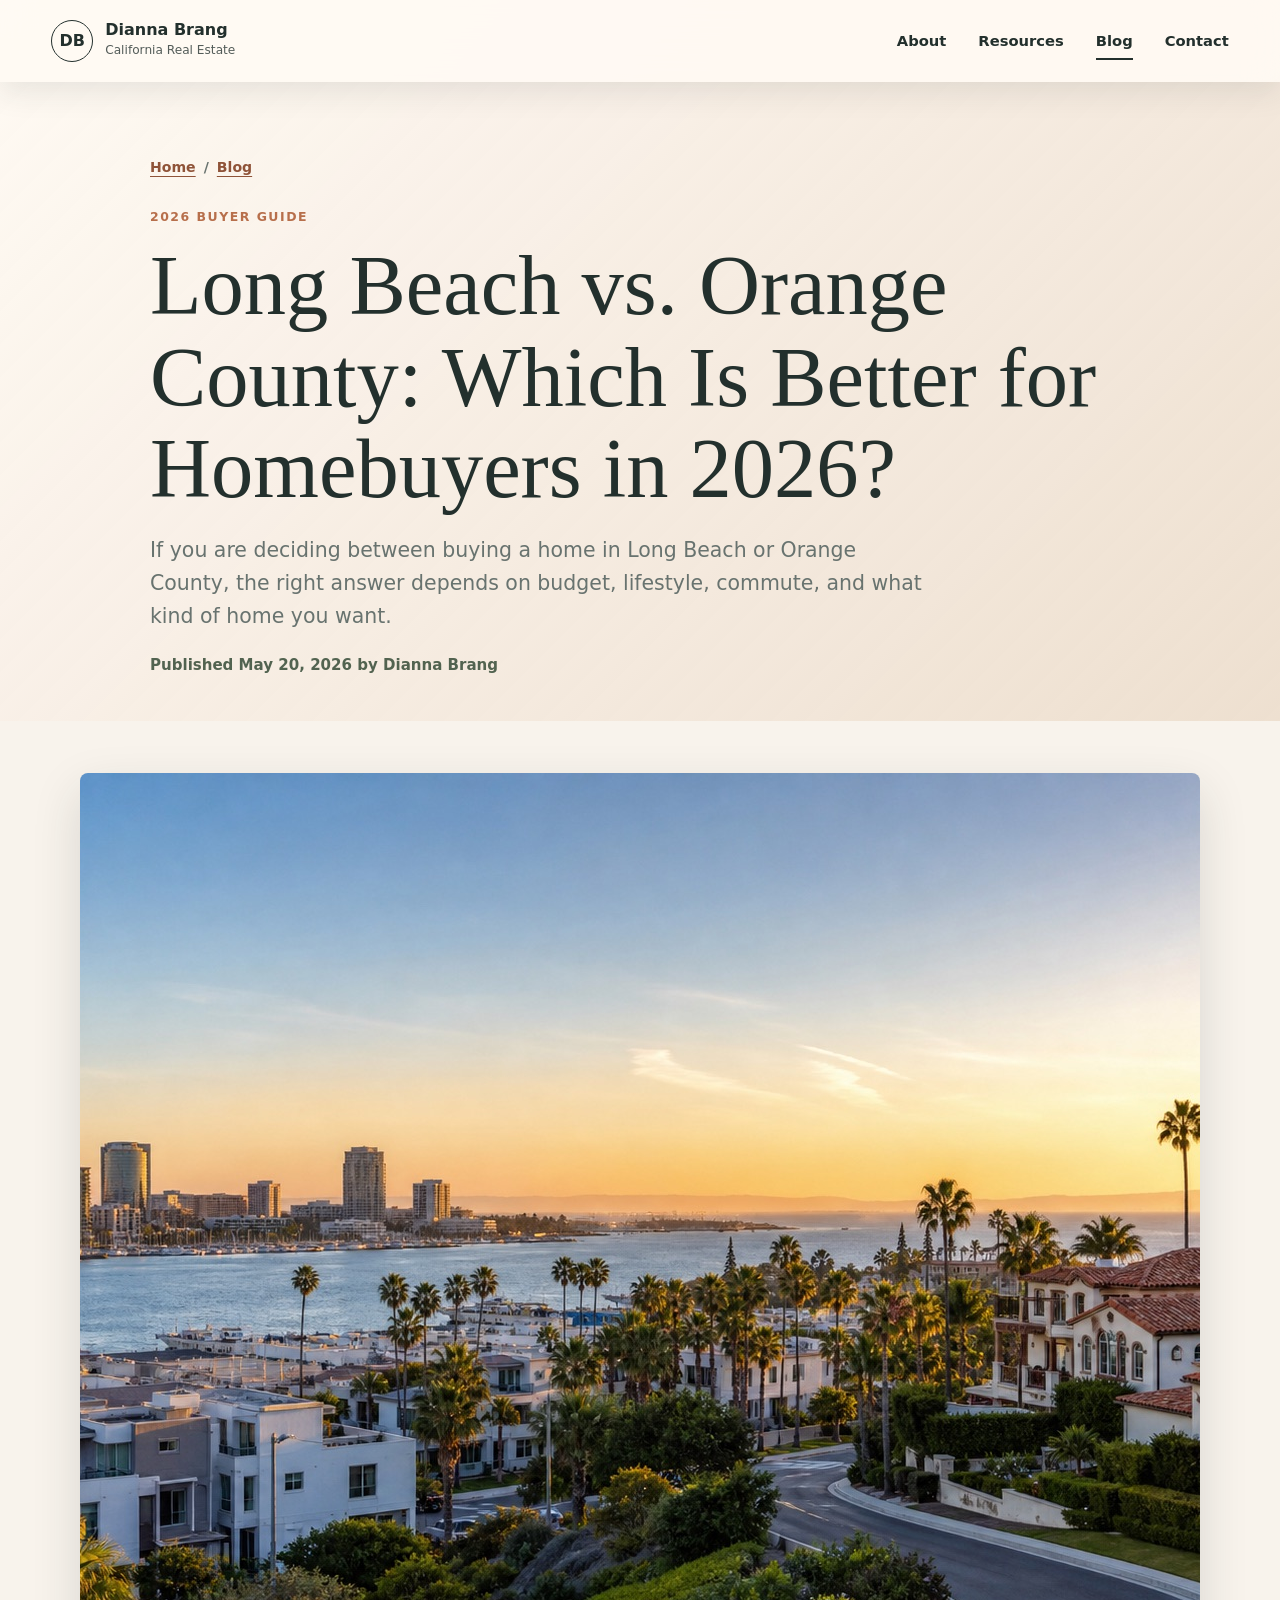
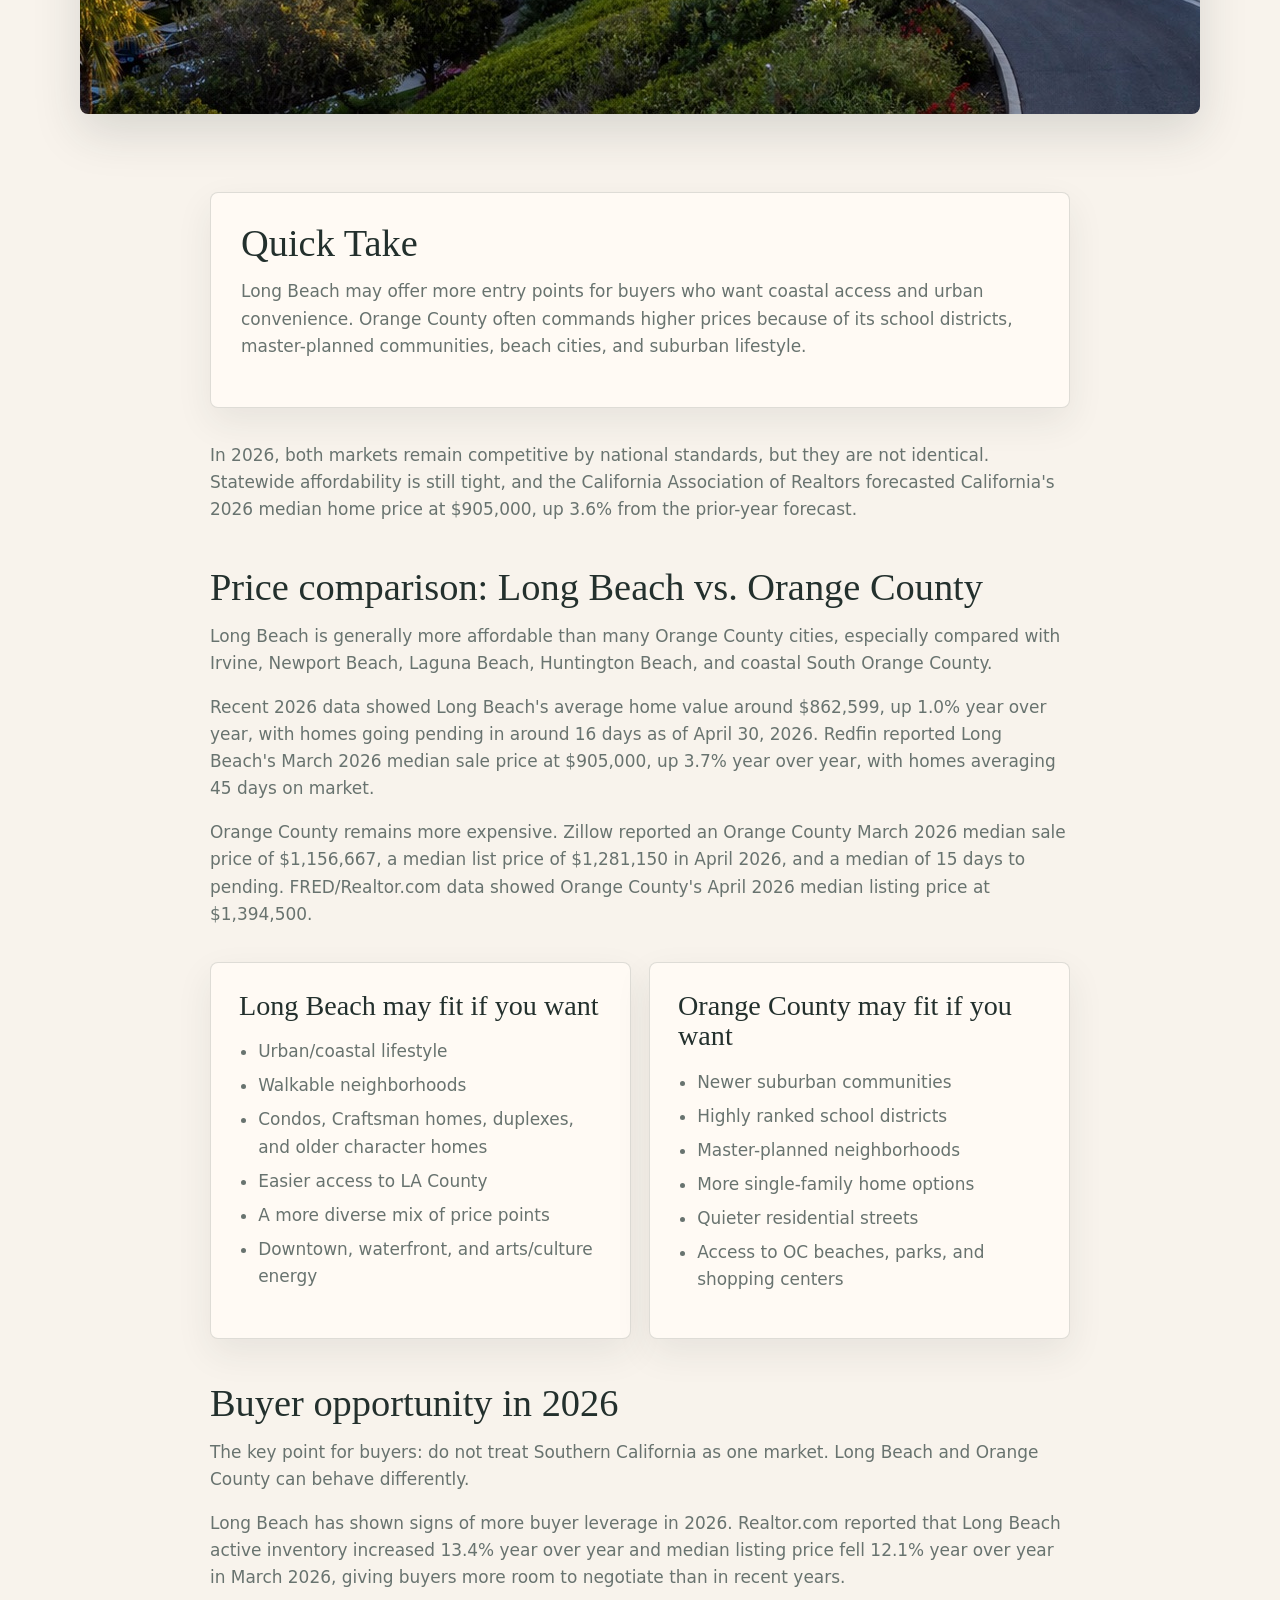
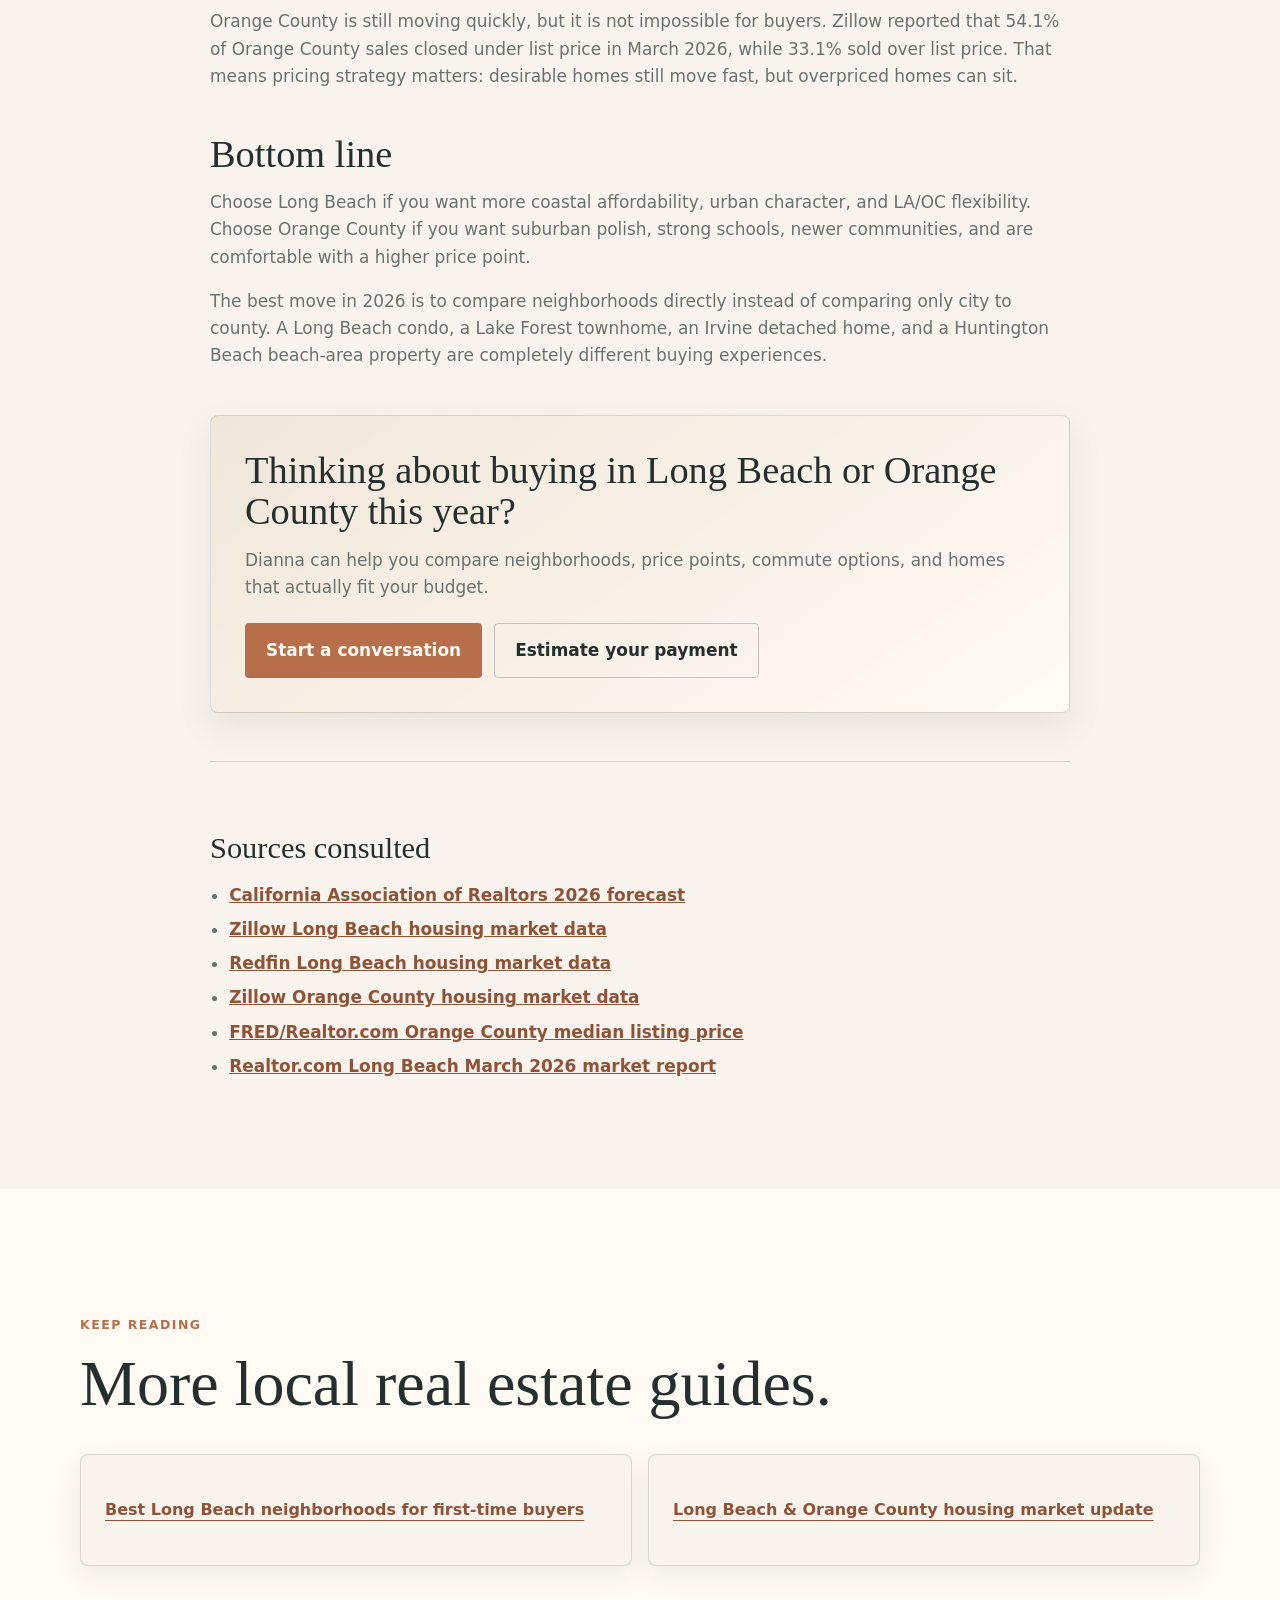
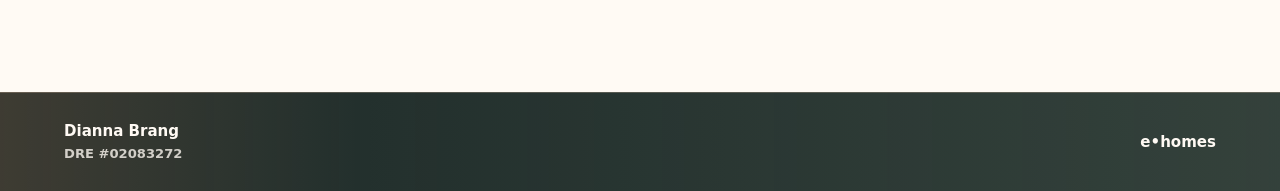
<file: blog/long-beach-vs-orange-county-real-estate-2026/index.html>
<!doctype html>
<html lang="en">
  <head>
    <!-- Google tag (gtag.js) -->
    <script async src="https://www.googletagmanager.com/gtag/js?id=G-94JKZE84QY"></script>
    <script>
      window.dataLayer = window.dataLayer || [];
      function gtag(){dataLayer.push(arguments);}
      gtag('js', new Date());

      gtag('config', 'G-94JKZE84QY');
    </script>
    <meta charset="utf-8">
    <meta name="viewport" content="width=device-width, initial-scale=1">
    <meta
      name="description"
      content="Comparing Long Beach and Orange County homes in 2026? Learn price differences, lifestyle, commute, inventory, and buyer opportunities before choosing where to buy."
    >
    <meta
      name="keywords"
      content="Long Beach vs Orange County real estate, buy a home in Long Beach, buy a home in Orange County, Southern California housing market 2026"
    >
    <meta name="robots" content="index, follow, max-image-preview:large">
    <title>Long Beach vs Orange County Real Estate: Where Should You Buy in 2026?</title>
    <link rel="canonical" href="https://www.diannabranghomes.com/blog/long-beach-vs-orange-county-real-estate-2026/">
    <link rel="preload" as="image" href="../../assets/img/blog/long-beach-vs-orange-county-2026.jpg">
    <meta property="og:type" content="article">
    <meta property="og:site_name" content="Dianna Brang California Real Estate">
    <meta property="og:title" content="Long Beach vs Orange County Real Estate: Where Should You Buy in 2026?">
    <meta
      property="og:description"
      content="Compare Long Beach and Orange County homebuying by price, lifestyle, commute, inventory, and buyer leverage in 2026."
    >
    <meta property="og:url" content="https://www.diannabranghomes.com/blog/long-beach-vs-orange-county-real-estate-2026/">
    <meta property="og:image" content="https://www.diannabranghomes.com/assets/img/blog/long-beach-vs-orange-county-2026.jpg">
    <meta property="og:image:alt" content="Southern California coastal homes representing Long Beach and Orange County.">
    <meta property="og:image:width" content="1672">
    <meta property="og:image:height" content="941">
    <meta property="article:published_time" content="2026-05-20">
    <meta property="article:modified_time" content="2026-05-20">
    <meta property="article:author" content="Dianna Brang">
    <meta name="twitter:card" content="summary_large_image">
    <meta name="twitter:title" content="Long Beach vs Orange County Real Estate: Where Should You Buy in 2026?">
    <meta
      name="twitter:description"
      content="A practical 2026 guide to choosing between Long Beach and Orange County real estate."
    >
    <meta name="twitter:image" content="https://www.diannabranghomes.com/assets/img/blog/long-beach-vs-orange-county-2026.jpg">
    <link rel="stylesheet" href="../../assets/css/styles.css?v=20260520-2">
    <script type="application/ld+json">
      {
        "@context": "https://schema.org",
        "@type": "BlogPosting",
        "@id": "https://www.diannabranghomes.com/blog/long-beach-vs-orange-county-real-estate-2026/#article",
        "mainEntityOfPage": {
          "@type": "WebPage",
          "@id": "https://www.diannabranghomes.com/blog/long-beach-vs-orange-county-real-estate-2026/"
        },
        "headline": "Long Beach vs Orange County Real Estate: Where Should You Buy in 2026?",
        "description": "Comparing Long Beach and Orange County homes in 2026? Learn price differences, lifestyle, commute, inventory, and buyer opportunities before choosing where to buy.",
        "image": [
          "https://www.diannabranghomes.com/assets/img/blog/long-beach-vs-orange-county-2026.jpg"
        ],
        "datePublished": "2026-05-20",
        "dateModified": "2026-05-20",
        "author": {
          "@type": "Person",
          "name": "Dianna Brang",
          "url": "https://www.diannabranghomes.com/"
        },
        "publisher": {
          "@type": "Person",
          "name": "Dianna Brang",
          "url": "https://www.diannabranghomes.com/"
        },
        "keywords": [
          "Long Beach vs Orange County real estate",
          "buy a home in Long Beach",
          "buy a home in Orange County",
          "Southern California housing market 2026"
        ]
      }
    </script>
    <script type="application/ld+json">
      {
        "@context": "https://schema.org",
        "@type": "BreadcrumbList",
        "itemListElement": [
          {
            "@type": "ListItem",
            "position": 1,
            "name": "Home",
            "item": "https://www.diannabranghomes.com/"
          },
          {
            "@type": "ListItem",
            "position": 2,
            "name": "Blog",
            "item": "https://www.diannabranghomes.com/blog/"
          },
          {
            "@type": "ListItem",
            "position": 3,
            "name": "Long Beach vs Orange County Real Estate",
            "item": "https://www.diannabranghomes.com/blog/long-beach-vs-orange-county-real-estate-2026/"
          }
        ]
      }
    </script>
    <script>
      if (window.location.pathname.endsWith("/index.html")) {
        window.location.replace(window.location.pathname.replace(/index\.html$/, "") + window.location.search + window.location.hash);
      }
    </script>
  </head>
  <body class="interior-page blog-post-page">
    <a class="skip-link" href="#main">Skip to content</a>

    <header class="site-header" data-site-header data-header-root="../.." data-active-page="blog"></header>

    <main id="main">
      <section class="blog-article-hero">
        <div class="blog-article-intro">
          <nav class="breadcrumb" aria-label="Breadcrumb">
            <a href="../../">Home</a>
            <span>/</span>
            <a href="../">Blog</a>
          </nav>
          <p class="eyebrow">2026 Buyer Guide</p>
          <h1>Long Beach vs. Orange County: Which Is Better for Homebuyers in 2026?</h1>
          <p>
            If you are deciding between buying a home in Long Beach or Orange County, the
            right answer depends on budget, lifestyle, commute, and what kind of home you
            want.
          </p>
          <p class="article-meta">Published May 20, 2026 by Dianna Brang</p>
        </div>
      </section>

      <figure class="article-cover">
        <img
          src="../../assets/img/blog/long-beach-vs-orange-county-2026.jpg"
          alt="Southern California coastal homes representing Long Beach and Orange County real estate choices."
          width="1672"
          height="941"
          fetchpriority="high"
        >
      </figure>

      <article class="blog-article">
        <aside class="article-summary" aria-label="Article summary">
          <h2>Quick Take</h2>
          <p>
            Long Beach may offer more entry points for buyers who want coastal access and
            urban convenience. Orange County often commands higher prices because of its
            school districts, master-planned communities, beach cities, and suburban
            lifestyle.
          </p>
        </aside>

        <p>
          In 2026, both markets remain competitive by national standards, but they are not
          identical. Statewide affordability is still tight, and the California Association
          of Realtors forecasted California's 2026 median home price at $905,000, up 3.6%
          from the prior-year forecast.
        </p>

        <h2>Price comparison: Long Beach vs. Orange County</h2>
        <p>
          Long Beach is generally more affordable than many Orange County cities, especially
          compared with Irvine, Newport Beach, Laguna Beach, Huntington Beach, and coastal
          South Orange County.
        </p>
        <p>
          Recent 2026 data showed Long Beach's average home value around $862,599, up 1.0%
          year over year, with homes going pending in around 16 days as of April 30, 2026.
          Redfin reported Long Beach's March 2026 median sale price at $905,000, up 3.7%
          year over year, with homes averaging 45 days on market.
        </p>
        <p>
          Orange County remains more expensive. Zillow reported an Orange County March 2026
          median sale price of $1,156,667, a median list price of $1,281,150 in April 2026,
          and a median of 15 days to pending. FRED/Realtor.com data showed Orange County's
          April 2026 median listing price at $1,394,500.
        </p>

        <div class="comparison-grid">
          <section class="info-panel">
            <h2>Long Beach may fit if you want</h2>
            <ul>
              <li>Urban/coastal lifestyle</li>
              <li>Walkable neighborhoods</li>
              <li>Condos, Craftsman homes, duplexes, and older character homes</li>
              <li>Easier access to LA County</li>
              <li>A more diverse mix of price points</li>
              <li>Downtown, waterfront, and arts/culture energy</li>
            </ul>
          </section>

          <section class="info-panel">
            <h2>Orange County may fit if you want</h2>
            <ul>
              <li>Newer suburban communities</li>
              <li>Highly ranked school districts</li>
              <li>Master-planned neighborhoods</li>
              <li>More single-family home options</li>
              <li>Quieter residential streets</li>
              <li>Access to OC beaches, parks, and shopping centers</li>
            </ul>
          </section>
        </div>

        <h2>Buyer opportunity in 2026</h2>
        <p>
          The key point for buyers: do not treat Southern California as one market. Long
          Beach and Orange County can behave differently.
        </p>
        <p>
          Long Beach has shown signs of more buyer leverage in 2026. Realtor.com reported
          that Long Beach active inventory increased 13.4% year over year and median
          listing price fell 12.1% year over year in March 2026, giving buyers more room to
          negotiate than in recent years.
        </p>
        <p>
          Orange County is still moving quickly, but it is not impossible for buyers.
          Zillow reported that 54.1% of Orange County sales closed under list price in
          March 2026, while 33.1% sold over list price. That means pricing strategy matters:
          desirable homes still move fast, but overpriced homes can sit.
        </p>

        <h2>Bottom line</h2>
        <p>
          Choose Long Beach if you want more coastal affordability, urban character, and
          LA/OC flexibility. Choose Orange County if you want suburban polish, strong
          schools, newer communities, and are comfortable with a higher price point.
        </p>
        <p>
          The best move in 2026 is to compare neighborhoods directly instead of comparing
          only city to county. A Long Beach condo, a Lake Forest townhome, an Irvine
          detached home, and a Huntington Beach beach-area property are completely
          different buying experiences.
        </p>

        <section class="article-cta">
          <h2>Thinking about buying in Long Beach or Orange County this year?</h2>
          <p>
            Dianna can help you compare neighborhoods, price points, commute options, and
            homes that actually fit your budget.
          </p>
          <div class="article-actions">
            <a class="button button-primary" href="../../contact/">Start a conversation</a>
            <a class="button button-outline" href="../../resources/mortgage-loan-calculator/">Estimate your payment</a>
          </div>
        </section>

        <section class="sources-section" aria-labelledby="sources-title">
          <h2 id="sources-title">Sources consulted</h2>
          <ul>
            <li><a href="https://www.car.org/aboutus/mediacenter/newsreleases/2025releases/2026forecast">California Association of Realtors 2026 forecast</a></li>
            <li><a href="https://www.zillow.com/home-values/46298/long-beach-ca/">Zillow Long Beach housing market data</a></li>
            <li><a href="https://www.redfin.com/city/10940/CA/Long-Beach/housing-market">Redfin Long Beach housing market data</a></li>
            <li><a href="https://www.zillow.com/home-values/1286/orange-county-ca/">Zillow Orange County housing market data</a></li>
            <li><a href="https://fred.stlouisfed.org/series/MEDLISPRI6059">FRED/Realtor.com Orange County median listing price</a></li>
            <li><a href="https://www.realtor.com/news/local/long-beach-ca/real-estate-market-long-beach-ca-march-2026/">Realtor.com Long Beach March 2026 market report</a></li>
          </ul>
        </section>
      </article>

      <section class="section related-posts" aria-labelledby="related-posts-title">
        <div class="section-heading">
          <p class="eyebrow">Keep Reading</p>
          <h2 id="related-posts-title">More local real estate guides.</h2>
        </div>
        <div class="related-grid">
          <a href="../best-long-beach-neighborhoods-first-time-homebuyers-2026/">Best Long Beach neighborhoods for first-time buyers</a>
          <a href="../long-beach-orange-county-housing-market-update-2026/">Long Beach &amp; Orange County housing market update</a>
        </div>
      </section>
    </main>

    <footer class="site-footer" data-site-footer></footer>

    <script src="../../assets/js/main.js?v=20260521-1"></script>
  </body>
</html>
</file>
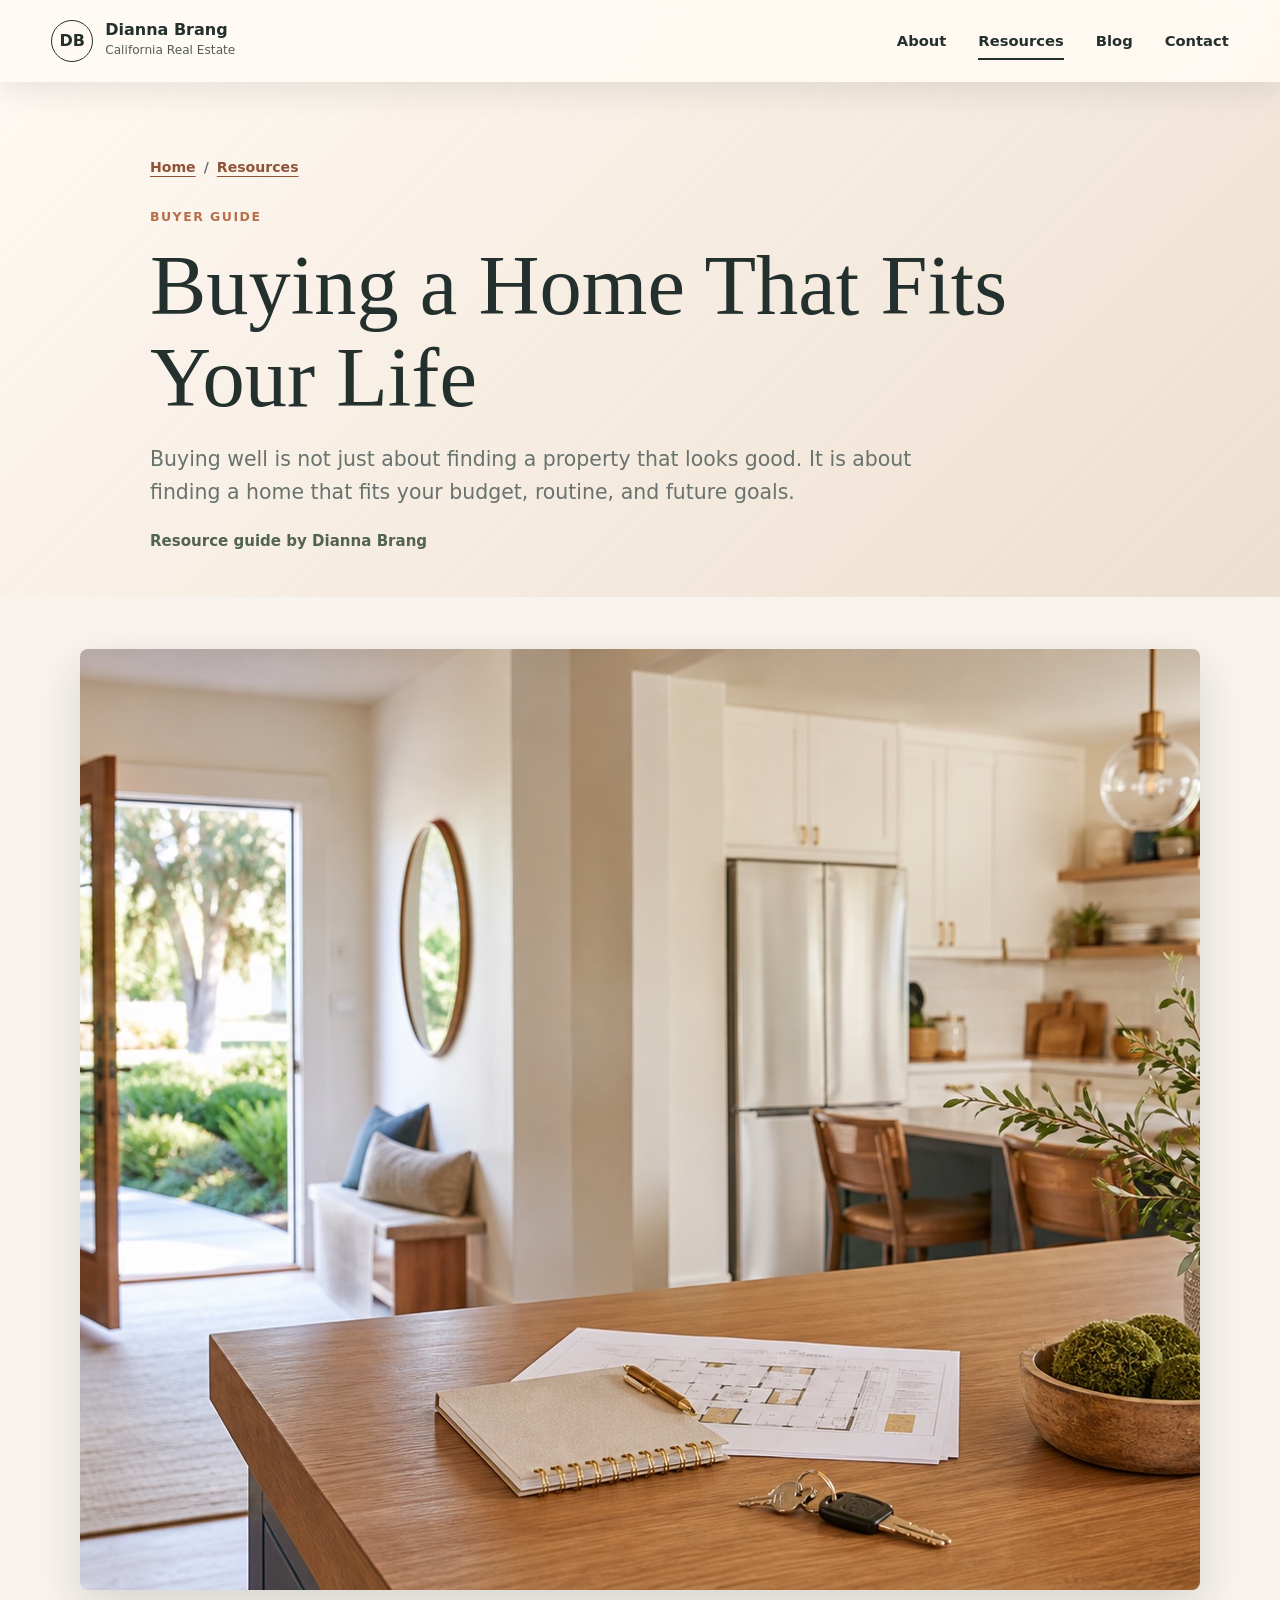
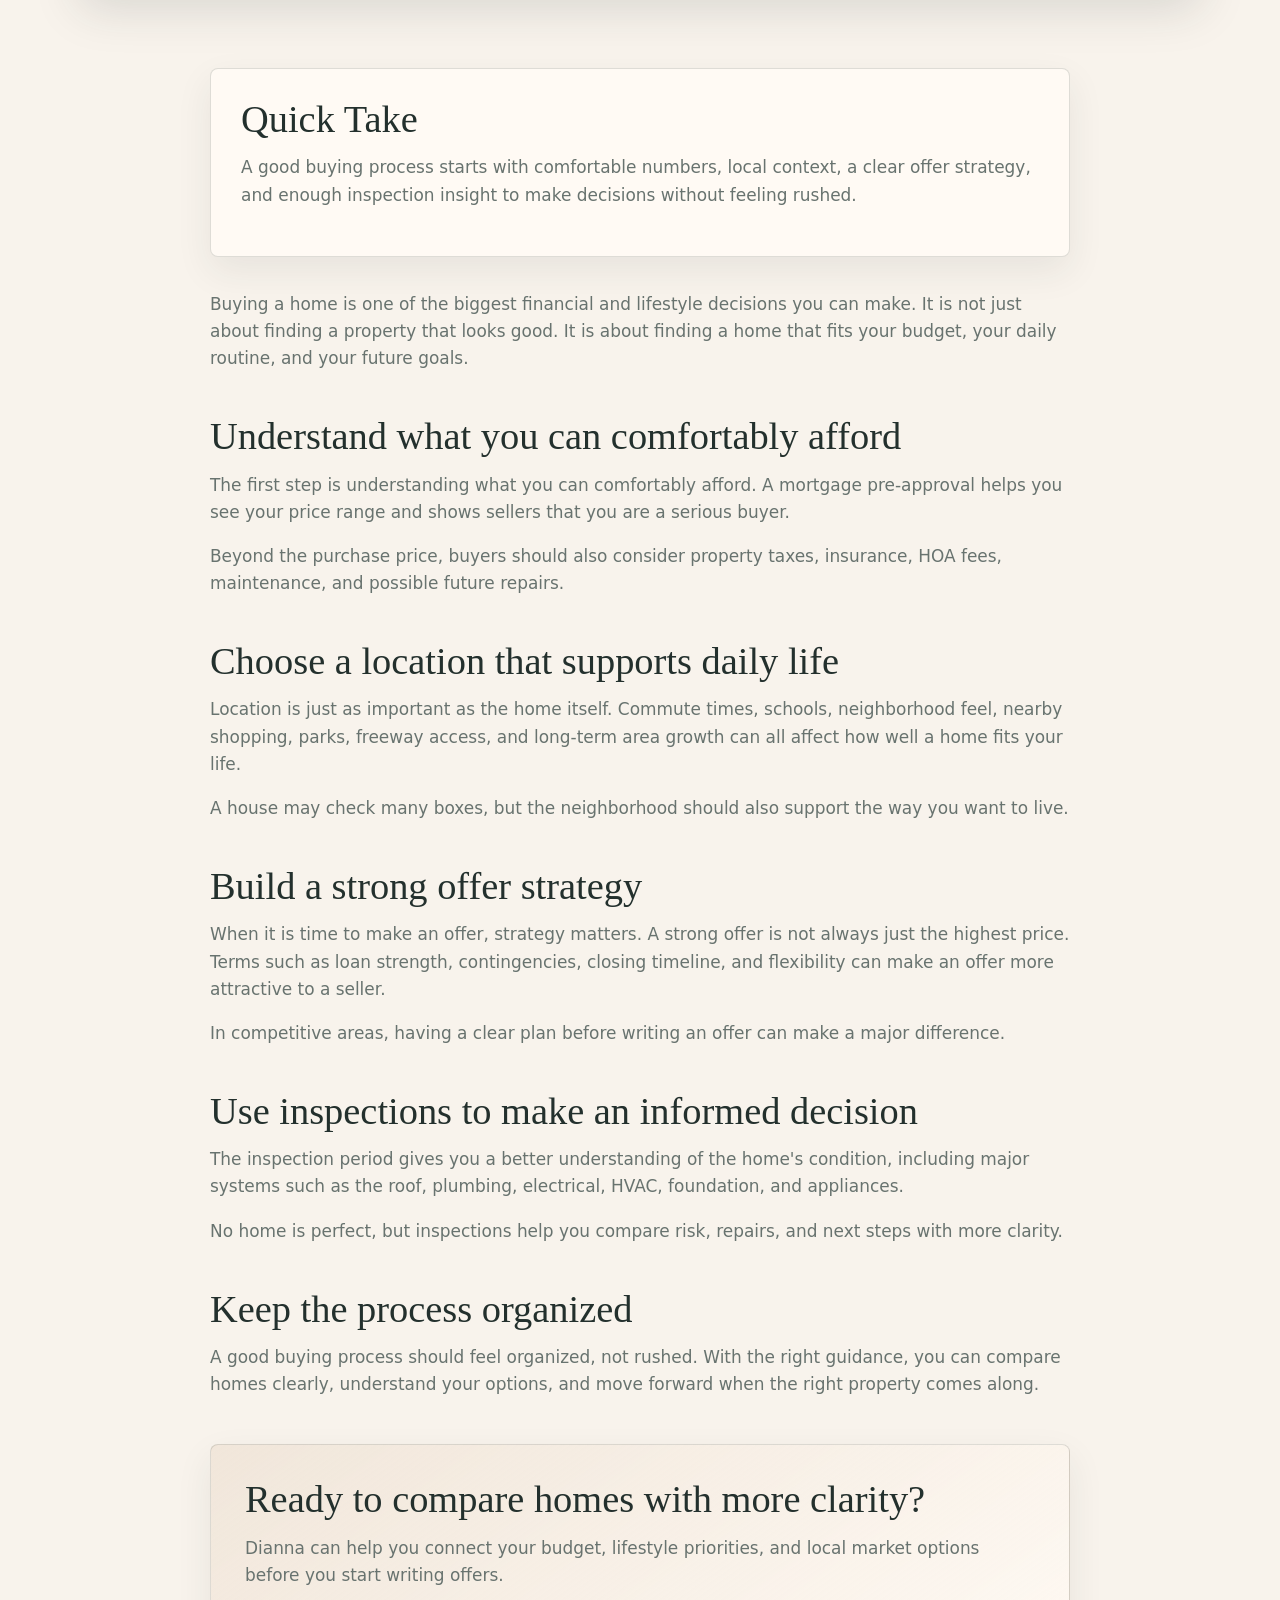
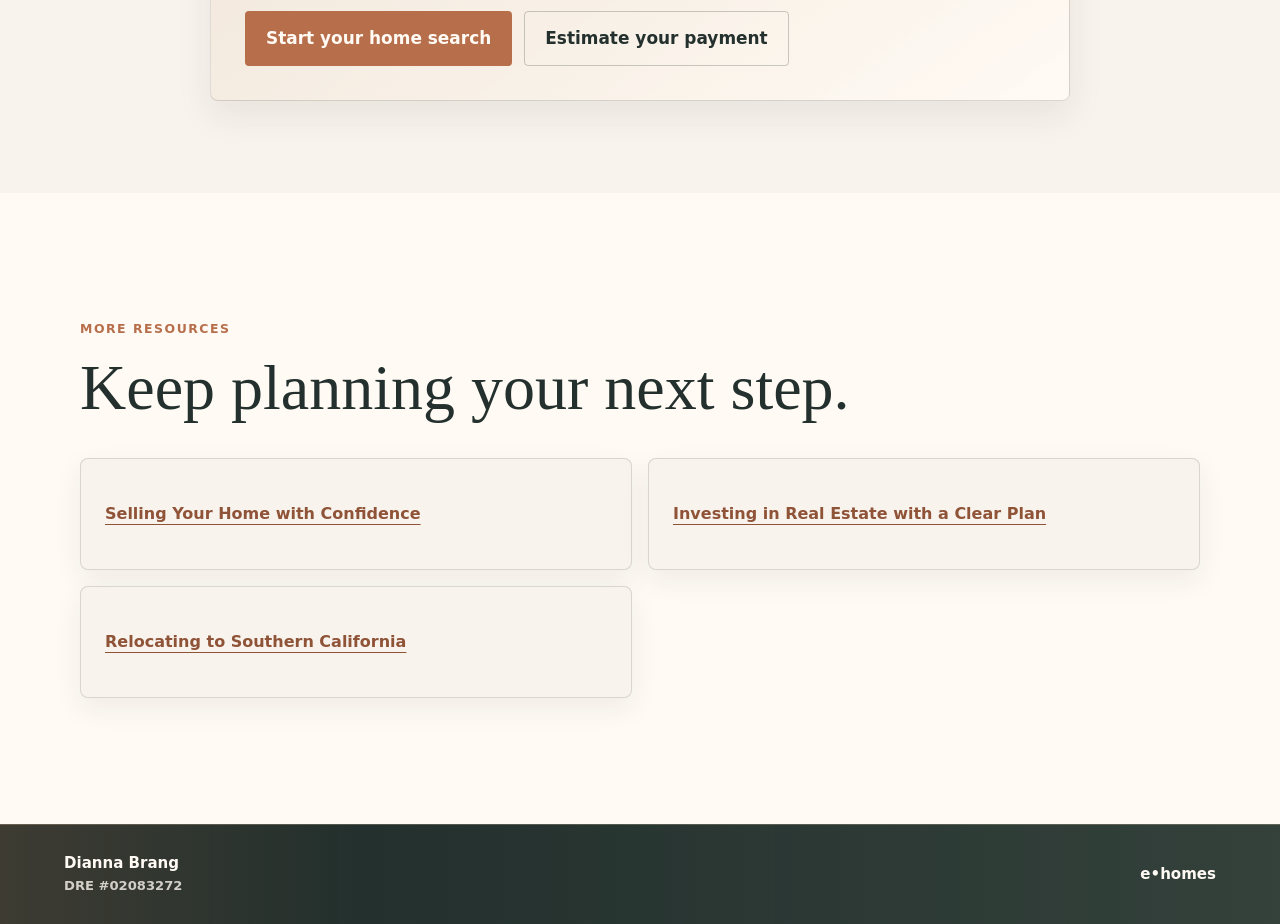
<file: resources/buying-a-home-that-fits-your-life/index.html>
<!doctype html>
<html lang="en">
  <head>
    <!-- Google tag (gtag.js) -->
    <script async src="https://www.googletagmanager.com/gtag/js?id=G-94JKZE84QY"></script>
    <script>
      window.dataLayer = window.dataLayer || [];
      function gtag(){dataLayer.push(arguments);}
      gtag('js', new Date());

      gtag('config', 'G-94JKZE84QY');
    </script>
    <meta charset="utf-8">
    <meta name="viewport" content="width=device-width, initial-scale=1">
    <meta
      name="description"
      content="A buyer guide from Dianna Brang on affordability, neighborhoods, offer strategy, inspections, and choosing a Southern California home that fits your life."
    >
    <meta name="robots" content="index, follow, max-image-preview:large">
    <title>Buying a Home That Fits Your Life | Dianna Brang Resources</title>
    <link rel="canonical" href="https://www.diannabranghomes.com/resources/buying-a-home-that-fits-your-life/">
    <link rel="preload" as="image" href="../../assets/img/resources/buying-a-home-that-fits-your-life.jpg">
    <meta property="og:type" content="article">
    <meta property="og:site_name" content="Dianna Brang California Real Estate">
    <meta property="og:title" content="Buying a Home That Fits Your Life">
    <meta
      property="og:description"
      content="A practical guide for buying a Southern California home that fits your budget, routine, and future goals."
    >
    <meta property="og:url" content="https://www.diannabranghomes.com/resources/buying-a-home-that-fits-your-life/">
    <meta property="og:image" content="https://www.diannabranghomes.com/assets/img/resources/buying-a-home-that-fits-your-life.jpg">
    <meta property="og:image:alt" content="Home keys, a notebook, and floor plans on a kitchen island in a bright home.">
    <meta property="og:image:width" content="1672">
    <meta property="og:image:height" content="941">
    <meta property="article:published_time" content="2026-05-22">
    <meta property="article:modified_time" content="2026-05-22">
    <meta property="article:author" content="Dianna Brang">
    <meta name="twitter:card" content="summary_large_image">
    <meta name="twitter:title" content="Buying a Home That Fits Your Life">
    <meta
      name="twitter:description"
      content="Think through budget, location, offer strategy, inspections, and long-term fit before buying."
    >
    <meta name="twitter:image" content="https://www.diannabranghomes.com/assets/img/resources/buying-a-home-that-fits-your-life.jpg">
    <link rel="stylesheet" href="../../assets/css/styles.css?v=20260522-1">
    <script type="application/ld+json">
      {
        "@context": "https://schema.org",
        "@type": "Article",
        "@id": "https://www.diannabranghomes.com/resources/buying-a-home-that-fits-your-life/#article",
        "mainEntityOfPage": {
          "@type": "WebPage",
          "@id": "https://www.diannabranghomes.com/resources/buying-a-home-that-fits-your-life/"
        },
        "headline": "Buying a Home That Fits Your Life",
        "description": "A buyer guide from Dianna Brang on affordability, neighborhoods, offer strategy, inspections, and choosing a Southern California home that fits your life.",
        "image": [
          "https://www.diannabranghomes.com/assets/img/resources/buying-a-home-that-fits-your-life.jpg"
        ],
        "datePublished": "2026-05-22",
        "dateModified": "2026-05-22",
        "author": {
          "@type": "Person",
          "name": "Dianna Brang",
          "url": "https://www.diannabranghomes.com/"
        },
        "publisher": {
          "@type": "Person",
          "name": "Dianna Brang",
          "url": "https://www.diannabranghomes.com/"
        }
      }
    </script>
    <script type="application/ld+json">
      {
        "@context": "https://schema.org",
        "@type": "BreadcrumbList",
        "itemListElement": [
          {
            "@type": "ListItem",
            "position": 1,
            "name": "Home",
            "item": "https://www.diannabranghomes.com/"
          },
          {
            "@type": "ListItem",
            "position": 2,
            "name": "Resources",
            "item": "https://www.diannabranghomes.com/resources/"
          },
          {
            "@type": "ListItem",
            "position": 3,
            "name": "Buying a Home That Fits Your Life",
            "item": "https://www.diannabranghomes.com/resources/buying-a-home-that-fits-your-life/"
          }
        ]
      }
    </script>
    <script>
      if (window.location.pathname.endsWith("/index.html")) {
        window.location.replace(window.location.pathname.replace(/index\.html$/, "") + window.location.search + window.location.hash);
      }
    </script>
  </head>
  <body class="interior-page resources-page blog-post-page">
    <a class="skip-link" href="#main">Skip to content</a>

    <header class="site-header" data-site-header data-header-root="../.." data-active-page="resources"></header>

    <main id="main">
      <section class="blog-article-hero">
        <div class="blog-article-intro">
          <nav class="breadcrumb" aria-label="Breadcrumb">
            <a href="../../">Home</a>
            <span>/</span>
            <a href="../">Resources</a>
          </nav>
          <p class="eyebrow">Buyer Guide</p>
          <h1>Buying a Home That Fits Your Life</h1>
          <p>
            Buying well is not just about finding a property that looks good. It is about
            finding a home that fits your budget, routine, and future goals.
          </p>
          <p class="article-meta">Resource guide by Dianna Brang</p>
        </div>
      </section>

      <figure class="article-cover">
        <img
          src="../../assets/img/resources/buying-a-home-that-fits-your-life.jpg"
          alt="Home keys, a notebook, and floor plans on a kitchen island in a bright home."
          width="1672"
          height="941"
          fetchpriority="high"
        >
      </figure>

      <article class="blog-article">
        <aside class="article-summary" aria-label="Article summary">
          <h2>Quick Take</h2>
          <p>
            A good buying process starts with comfortable numbers, local context, a clear
            offer strategy, and enough inspection insight to make decisions without
            feeling rushed.
          </p>
        </aside>

        <p>
          Buying a home is one of the biggest financial and lifestyle decisions you can
          make. It is not just about finding a property that looks good. It is about
          finding a home that fits your budget, your daily routine, and your future goals.
        </p>

        <h2>Understand what you can comfortably afford</h2>
        <p>
          The first step is understanding what you can comfortably afford. A mortgage
          pre-approval helps you see your price range and shows sellers that you are a
          serious buyer.
        </p>
        <p>
          Beyond the purchase price, buyers should also consider property taxes,
          insurance, HOA fees, maintenance, and possible future repairs.
        </p>

        <h2>Choose a location that supports daily life</h2>
        <p>
          Location is just as important as the home itself. Commute times, schools,
          neighborhood feel, nearby shopping, parks, freeway access, and long-term area
          growth can all affect how well a home fits your life.
        </p>
        <p>
          A house may check many boxes, but the neighborhood should also support the way
          you want to live.
        </p>

        <h2>Build a strong offer strategy</h2>
        <p>
          When it is time to make an offer, strategy matters. A strong offer is not always
          just the highest price. Terms such as loan strength, contingencies, closing
          timeline, and flexibility can make an offer more attractive to a seller.
        </p>
        <p>
          In competitive areas, having a clear plan before writing an offer can make a
          major difference.
        </p>

        <h2>Use inspections to make an informed decision</h2>
        <p>
          The inspection period gives you a better understanding of the home's condition,
          including major systems such as the roof, plumbing, electrical, HVAC,
          foundation, and appliances.
        </p>
        <p>
          No home is perfect, but inspections help you compare risk, repairs, and next
          steps with more clarity.
        </p>

        <h2>Keep the process organized</h2>
        <p>
          A good buying process should feel organized, not rushed. With the right
          guidance, you can compare homes clearly, understand your options, and move
          forward when the right property comes along.
        </p>

        <section class="article-cta">
          <h2>Ready to compare homes with more clarity?</h2>
          <p>
            Dianna can help you connect your budget, lifestyle priorities, and local
            market options before you start writing offers.
          </p>
          <div class="article-actions">
            <a class="button button-primary" href="../../contact/">Start your home search</a>
            <a class="button button-outline" href="../mortgage-loan-calculator/">Estimate your payment</a>
          </div>
        </section>
      </article>

      <section class="section related-posts" aria-labelledby="related-posts-title">
        <div class="section-heading">
          <p class="eyebrow">More Resources</p>
          <h2 id="related-posts-title">Keep planning your next step.</h2>
        </div>
        <div class="related-grid">
          <a href="../selling-your-home-with-confidence/">Selling Your Home with Confidence</a>
          <a href="../investing-in-real-estate-with-a-clear-plan/">Investing in Real Estate with a Clear Plan</a>
          <a href="../relocating-to-southern-california/">Relocating to Southern California</a>
        </div>
      </section>
    </main>

    <footer class="site-footer" data-site-footer></footer>

    <script src="../../assets/js/main.js?v=20260522-1"></script>
  </body>
</html>
</file>
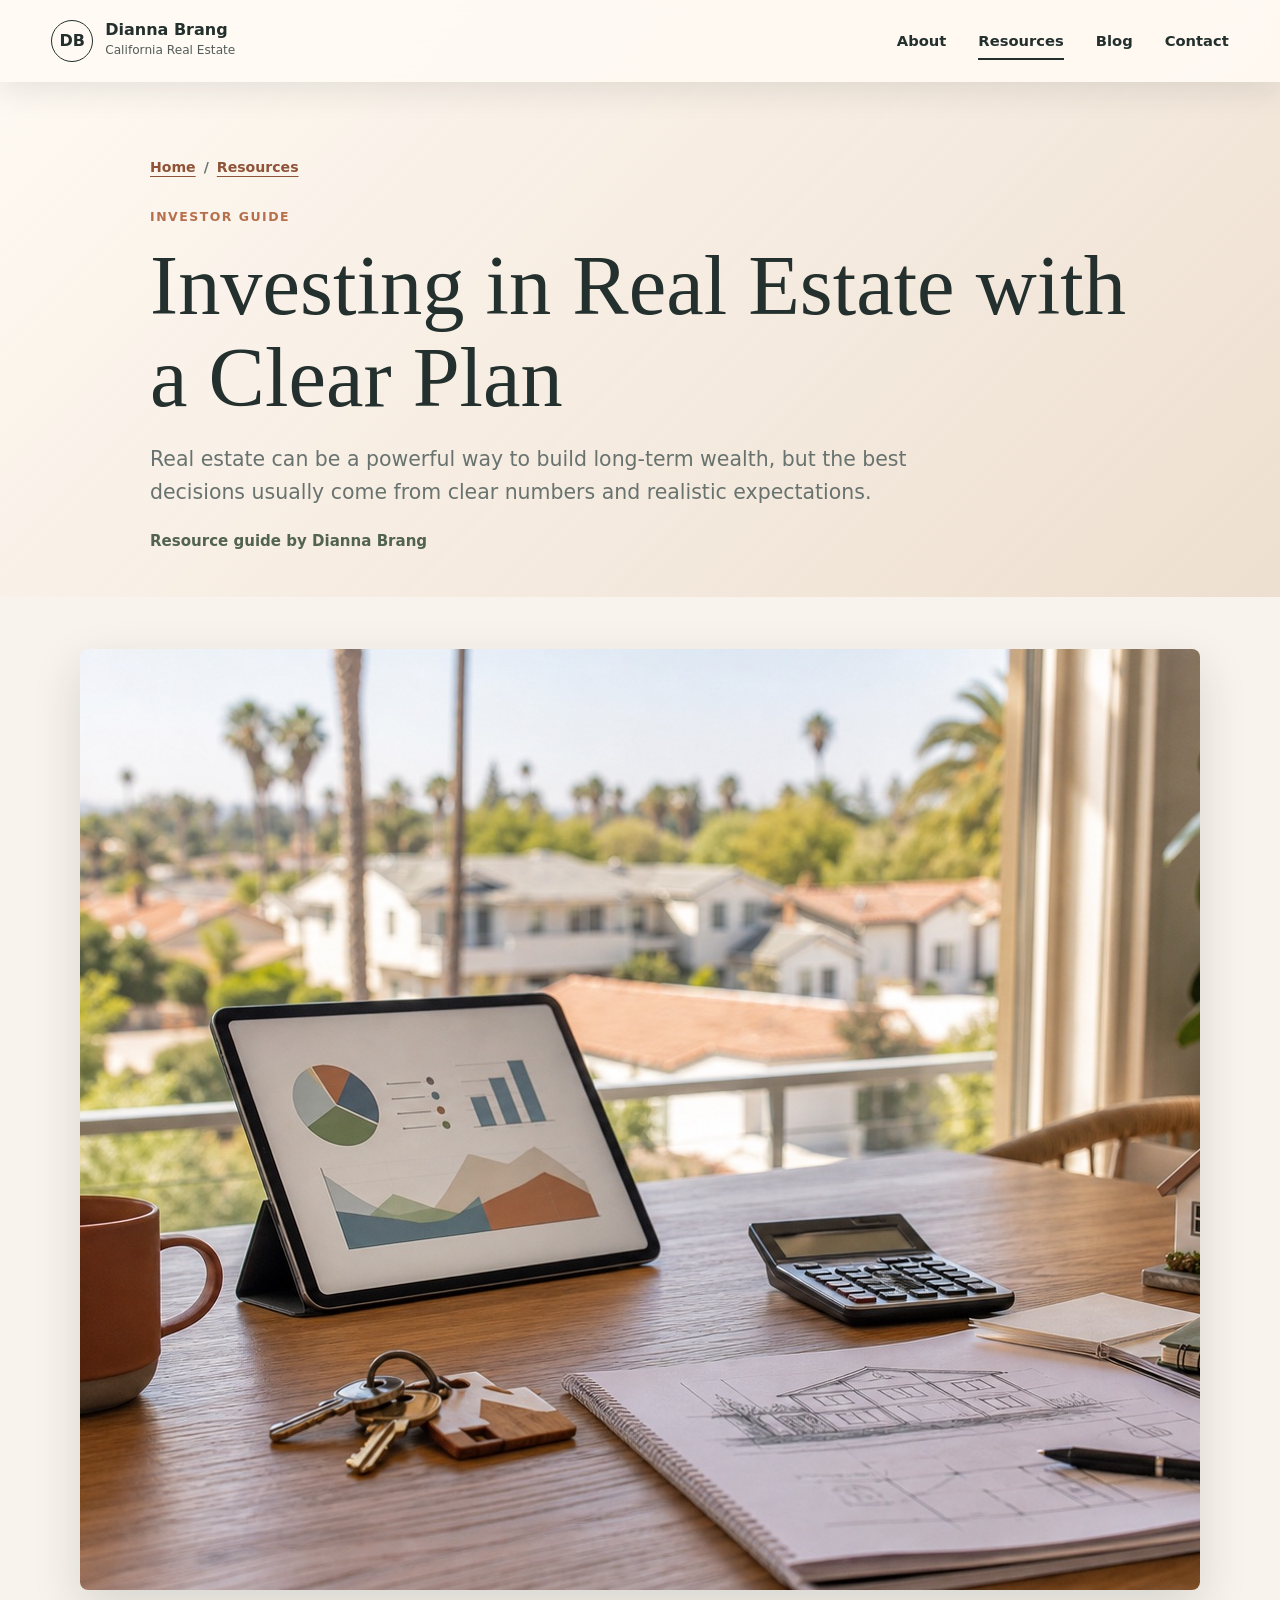
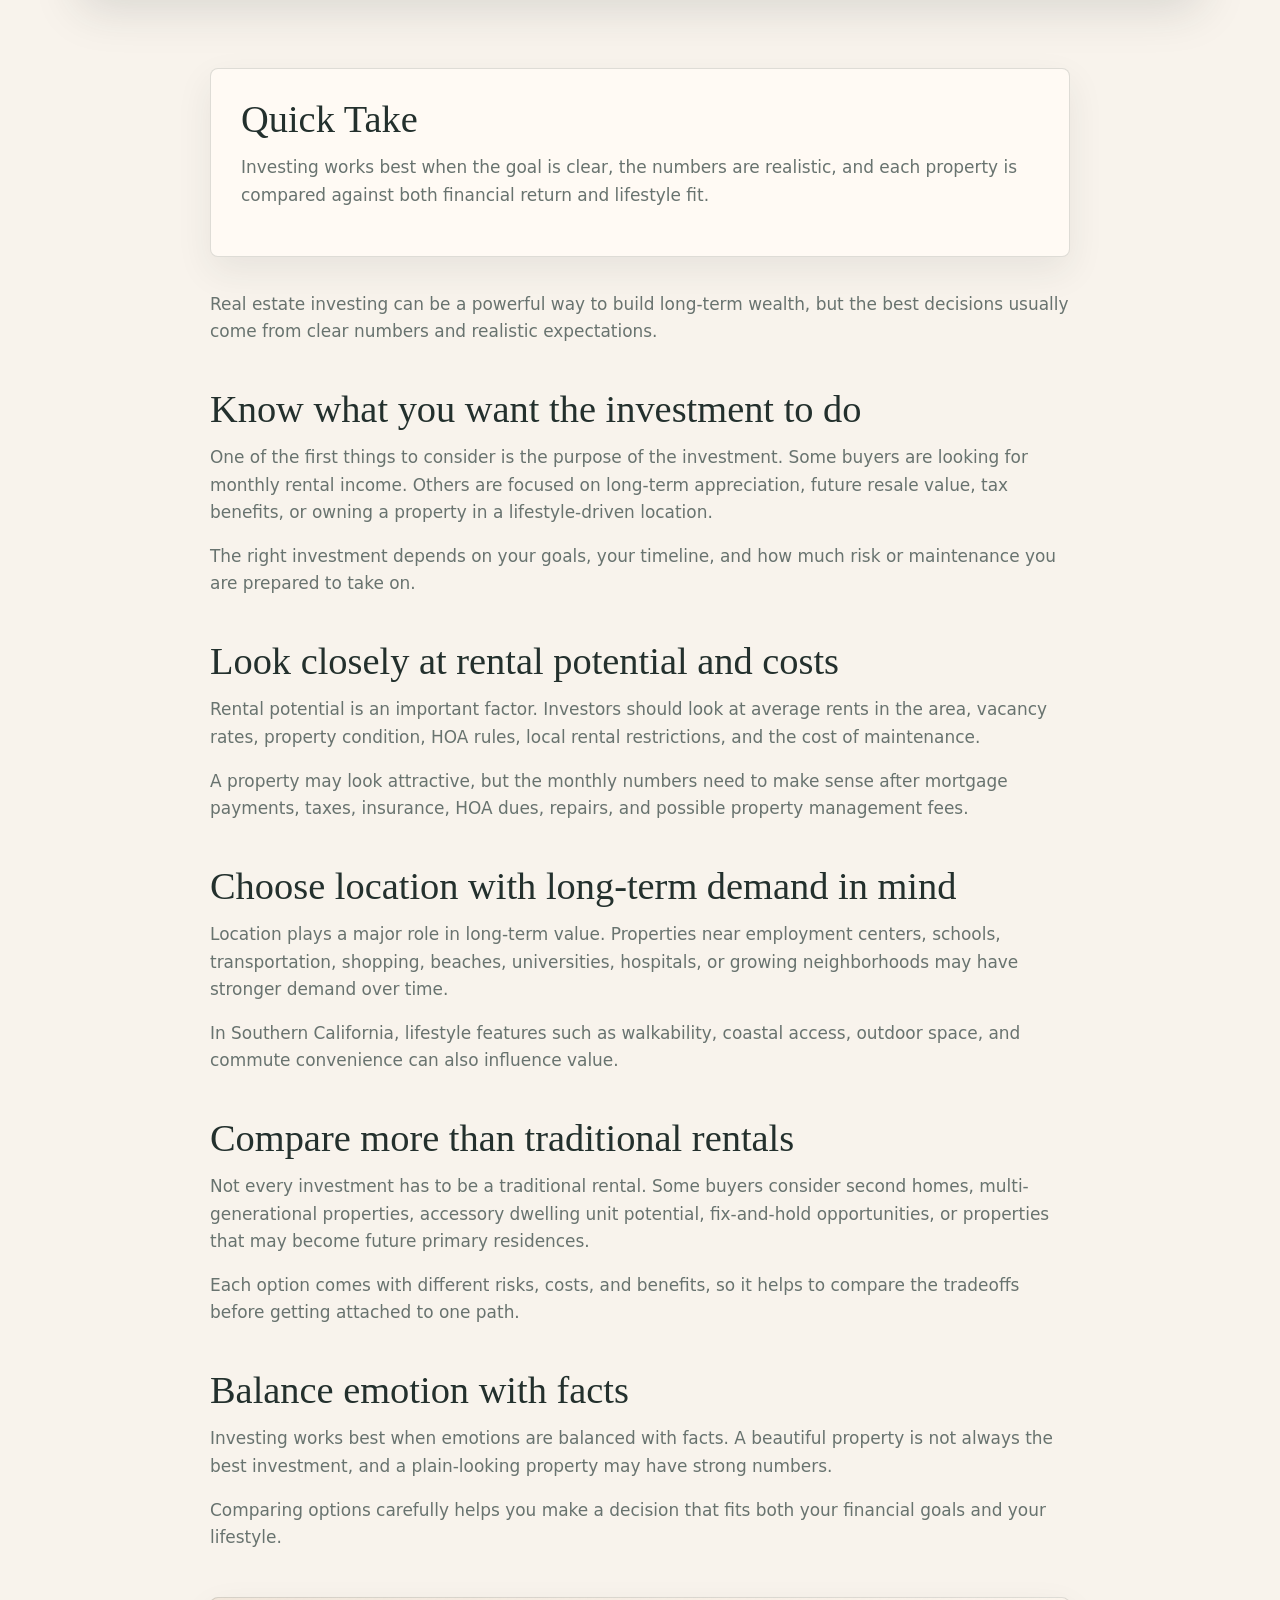
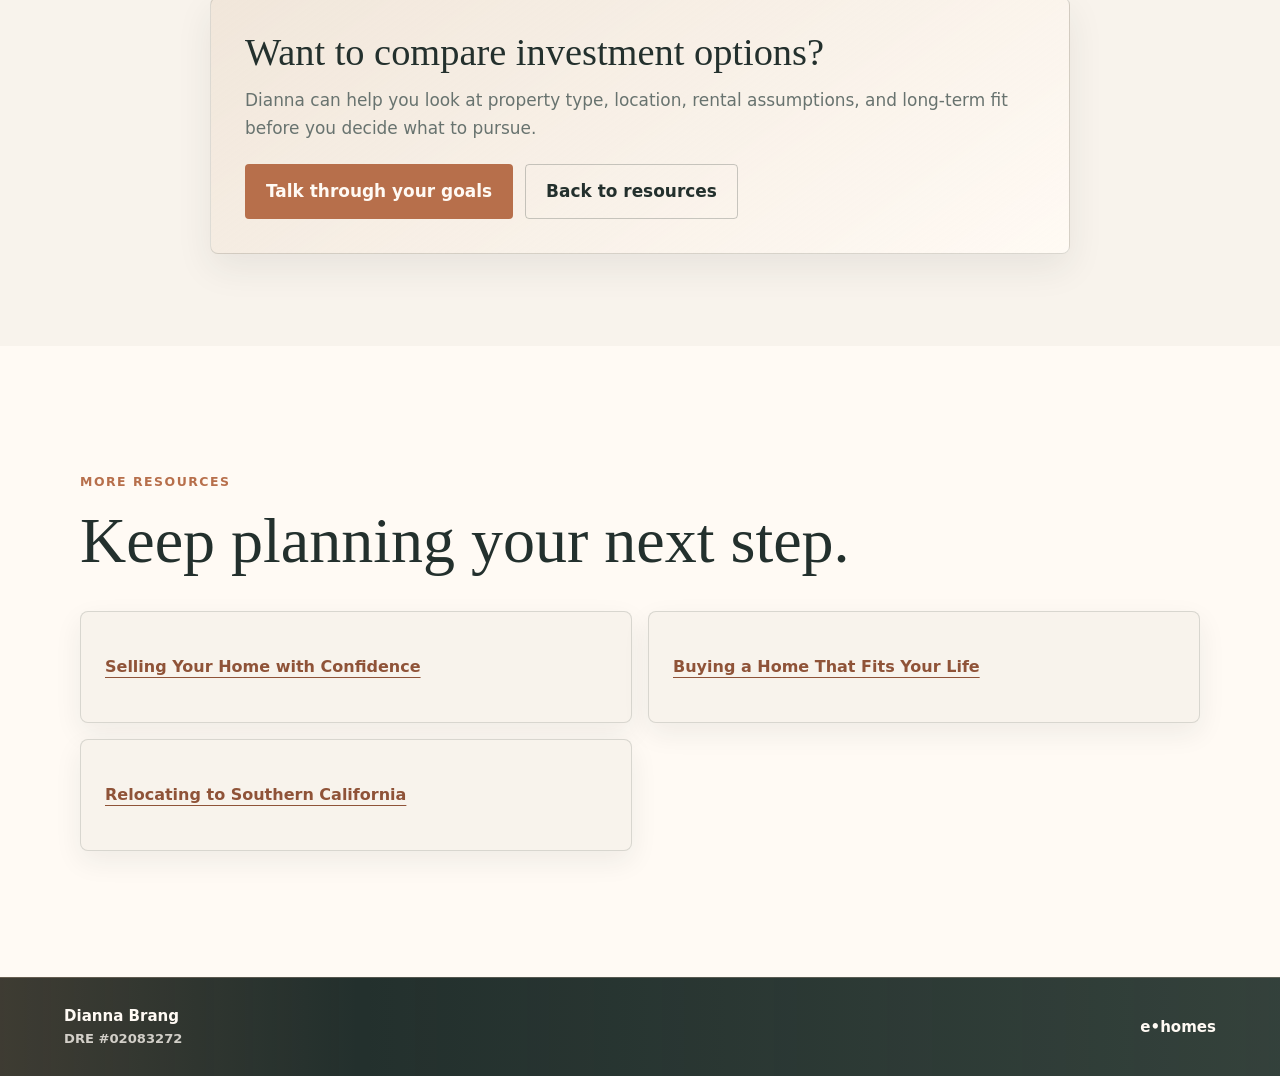
<file: resources/investing-in-real-estate-with-a-clear-plan/index.html>
<!doctype html>
<html lang="en">
  <head>
    <!-- Google tag (gtag.js) -->
    <script async src="https://www.googletagmanager.com/gtag/js?id=G-94JKZE84QY"></script>
    <script>
      window.dataLayer = window.dataLayer || [];
      function gtag(){dataLayer.push(arguments);}
      gtag('js', new Date());

      gtag('config', 'G-94JKZE84QY');
    </script>
    <meta charset="utf-8">
    <meta name="viewport" content="width=device-width, initial-scale=1">
    <meta
      name="description"
      content="A real estate investing guide from Dianna Brang on rental potential, location, costs, long-term value, and clear investment planning."
    >
    <meta name="robots" content="index, follow, max-image-preview:large">
    <title>Investing in Real Estate with a Clear Plan | Dianna Brang Resources</title>
    <link rel="canonical" href="https://www.diannabranghomes.com/resources/investing-in-real-estate-with-a-clear-plan/">
    <link rel="preload" as="image" href="../../assets/img/resources/investing-in-real-estate-with-a-clear-plan.jpg">
    <meta property="og:type" content="article">
    <meta property="og:site_name" content="Dianna Brang California Real Estate">
    <meta property="og:title" content="Investing in Real Estate with a Clear Plan">
    <meta
      property="og:description"
      content="Compare rental potential, location, costs, value drivers, and lifestyle goals before investing in real estate."
    >
    <meta property="og:url" content="https://www.diannabranghomes.com/resources/investing-in-real-estate-with-a-clear-plan/">
    <meta property="og:image" content="https://www.diannabranghomes.com/assets/img/resources/investing-in-real-estate-with-a-clear-plan.jpg">
    <meta property="og:image:alt" content="Real estate investment planning materials, keys, charts, and a calculator on a table.">
    <meta property="og:image:width" content="1672">
    <meta property="og:image:height" content="941">
    <meta property="article:published_time" content="2026-05-22">
    <meta property="article:modified_time" content="2026-05-22">
    <meta property="article:author" content="Dianna Brang">
    <meta name="twitter:card" content="summary_large_image">
    <meta name="twitter:title" content="Investing in Real Estate with a Clear Plan">
    <meta
      name="twitter:description"
      content="A grounded guide for comparing real estate investment options with clear numbers and realistic expectations."
    >
    <meta name="twitter:image" content="https://www.diannabranghomes.com/assets/img/resources/investing-in-real-estate-with-a-clear-plan.jpg">
    <link rel="stylesheet" href="../../assets/css/styles.css?v=20260522-1">
    <script type="application/ld+json">
      {
        "@context": "https://schema.org",
        "@type": "Article",
        "@id": "https://www.diannabranghomes.com/resources/investing-in-real-estate-with-a-clear-plan/#article",
        "mainEntityOfPage": {
          "@type": "WebPage",
          "@id": "https://www.diannabranghomes.com/resources/investing-in-real-estate-with-a-clear-plan/"
        },
        "headline": "Investing in Real Estate with a Clear Plan",
        "description": "A real estate investing guide from Dianna Brang on rental potential, location, costs, long-term value, and clear investment planning.",
        "image": [
          "https://www.diannabranghomes.com/assets/img/resources/investing-in-real-estate-with-a-clear-plan.jpg"
        ],
        "datePublished": "2026-05-22",
        "dateModified": "2026-05-22",
        "author": {
          "@type": "Person",
          "name": "Dianna Brang",
          "url": "https://www.diannabranghomes.com/"
        },
        "publisher": {
          "@type": "Person",
          "name": "Dianna Brang",
          "url": "https://www.diannabranghomes.com/"
        }
      }
    </script>
    <script type="application/ld+json">
      {
        "@context": "https://schema.org",
        "@type": "BreadcrumbList",
        "itemListElement": [
          {
            "@type": "ListItem",
            "position": 1,
            "name": "Home",
            "item": "https://www.diannabranghomes.com/"
          },
          {
            "@type": "ListItem",
            "position": 2,
            "name": "Resources",
            "item": "https://www.diannabranghomes.com/resources/"
          },
          {
            "@type": "ListItem",
            "position": 3,
            "name": "Investing in Real Estate with a Clear Plan",
            "item": "https://www.diannabranghomes.com/resources/investing-in-real-estate-with-a-clear-plan/"
          }
        ]
      }
    </script>
    <script>
      if (window.location.pathname.endsWith("/index.html")) {
        window.location.replace(window.location.pathname.replace(/index\.html$/, "") + window.location.search + window.location.hash);
      }
    </script>
  </head>
  <body class="interior-page resources-page blog-post-page">
    <a class="skip-link" href="#main">Skip to content</a>

    <header class="site-header" data-site-header data-header-root="../.." data-active-page="resources"></header>

    <main id="main">
      <section class="blog-article-hero">
        <div class="blog-article-intro">
          <nav class="breadcrumb" aria-label="Breadcrumb">
            <a href="../../">Home</a>
            <span>/</span>
            <a href="../">Resources</a>
          </nav>
          <p class="eyebrow">Investor Guide</p>
          <h1>Investing in Real Estate with a Clear Plan</h1>
          <p>
            Real estate can be a powerful way to build long-term wealth, but the best
            decisions usually come from clear numbers and realistic expectations.
          </p>
          <p class="article-meta">Resource guide by Dianna Brang</p>
        </div>
      </section>

      <figure class="article-cover">
        <img
          src="../../assets/img/resources/investing-in-real-estate-with-a-clear-plan.jpg"
          alt="Real estate investment planning materials, keys, charts, and a calculator on a table."
          width="1672"
          height="941"
          fetchpriority="high"
        >
      </figure>

      <article class="blog-article">
        <aside class="article-summary" aria-label="Article summary">
          <h2>Quick Take</h2>
          <p>
            Investing works best when the goal is clear, the numbers are realistic, and
            each property is compared against both financial return and lifestyle fit.
          </p>
        </aside>

        <p>
          Real estate investing can be a powerful way to build long-term wealth, but the
          best decisions usually come from clear numbers and realistic expectations.
        </p>

        <h2>Know what you want the investment to do</h2>
        <p>
          One of the first things to consider is the purpose of the investment. Some
          buyers are looking for monthly rental income. Others are focused on long-term
          appreciation, future resale value, tax benefits, or owning a property in a
          lifestyle-driven location.
        </p>
        <p>
          The right investment depends on your goals, your timeline, and how much risk or
          maintenance you are prepared to take on.
        </p>

        <h2>Look closely at rental potential and costs</h2>
        <p>
          Rental potential is an important factor. Investors should look at average rents
          in the area, vacancy rates, property condition, HOA rules, local rental
          restrictions, and the cost of maintenance.
        </p>
        <p>
          A property may look attractive, but the monthly numbers need to make sense after
          mortgage payments, taxes, insurance, HOA dues, repairs, and possible property
          management fees.
        </p>

        <h2>Choose location with long-term demand in mind</h2>
        <p>
          Location plays a major role in long-term value. Properties near employment
          centers, schools, transportation, shopping, beaches, universities, hospitals, or
          growing neighborhoods may have stronger demand over time.
        </p>
        <p>
          In Southern California, lifestyle features such as walkability, coastal access,
          outdoor space, and commute convenience can also influence value.
        </p>

        <h2>Compare more than traditional rentals</h2>
        <p>
          Not every investment has to be a traditional rental. Some buyers consider second
          homes, multi-generational properties, accessory dwelling unit potential,
          fix-and-hold opportunities, or properties that may become future primary
          residences.
        </p>
        <p>
          Each option comes with different risks, costs, and benefits, so it helps to
          compare the tradeoffs before getting attached to one path.
        </p>

        <h2>Balance emotion with facts</h2>
        <p>
          Investing works best when emotions are balanced with facts. A beautiful property
          is not always the best investment, and a plain-looking property may have strong
          numbers.
        </p>
        <p>
          Comparing options carefully helps you make a decision that fits both your
          financial goals and your lifestyle.
        </p>

        <section class="article-cta">
          <h2>Want to compare investment options?</h2>
          <p>
            Dianna can help you look at property type, location, rental assumptions, and
            long-term fit before you decide what to pursue.
          </p>
          <div class="article-actions">
            <a class="button button-primary" href="../../contact/">Talk through your goals</a>
            <a class="button button-outline" href="../">Back to resources</a>
          </div>
        </section>
      </article>

      <section class="section related-posts" aria-labelledby="related-posts-title">
        <div class="section-heading">
          <p class="eyebrow">More Resources</p>
          <h2 id="related-posts-title">Keep planning your next step.</h2>
        </div>
        <div class="related-grid">
          <a href="../selling-your-home-with-confidence/">Selling Your Home with Confidence</a>
          <a href="../buying-a-home-that-fits-your-life/">Buying a Home That Fits Your Life</a>
          <a href="../relocating-to-southern-california/">Relocating to Southern California</a>
        </div>
      </section>
    </main>

    <footer class="site-footer" data-site-footer></footer>

    <script src="../../assets/js/main.js?v=20260522-1"></script>
  </body>
</html>
</file>
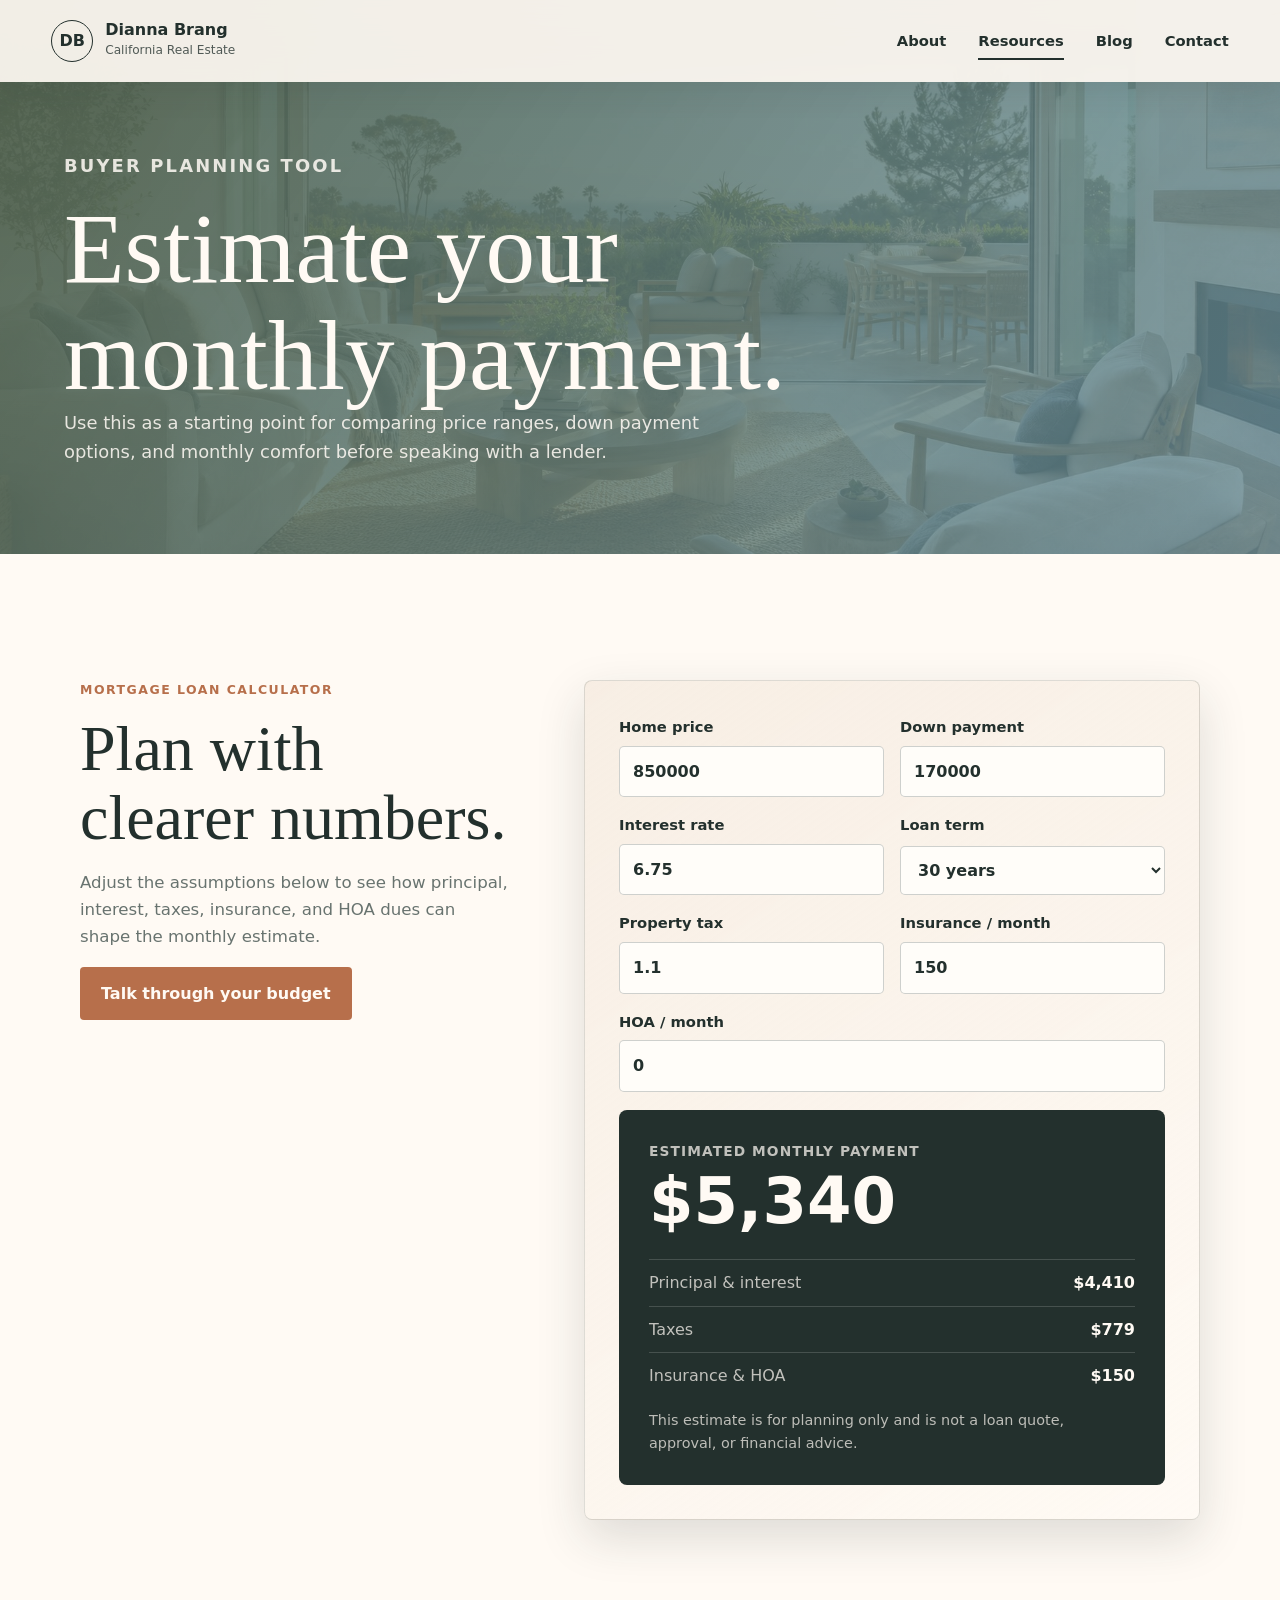
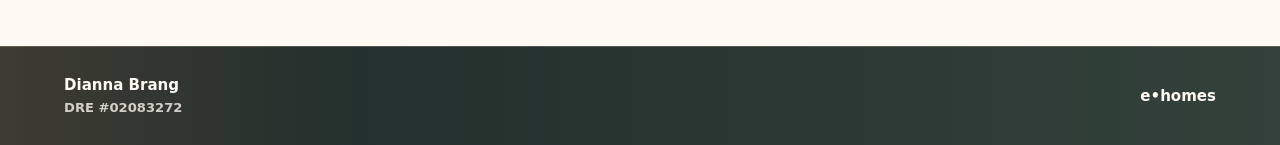
<file: resources/mortgage-loan-calculator/index.html>
<!doctype html>
<html lang="en">
  <head>
    <!-- Google tag (gtag.js) -->
    <script async src="https://www.googletagmanager.com/gtag/js?id=G-94JKZE84QY"></script>
    <script>
      window.dataLayer = window.dataLayer || [];
      function gtag(){dataLayer.push(arguments);}
      gtag('js', new Date());

      gtag('config', 'G-94JKZE84QY');
    </script>
    <meta charset="utf-8">
    <meta name="viewport" content="width=device-width, initial-scale=1">
    <meta
      name="description"
      content="Estimate monthly mortgage loan payments with principal, interest, property tax, insurance, and HOA assumptions for Southern California homes."
    >
    <meta name="robots" content="index, follow, max-image-preview:large">
    <title>Mortgage Loan Calculator | Dianna Brang California Real Estate</title>
    <link rel="canonical" href="https://www.diannabranghomes.com/resources/mortgage-loan-calculator/">
    <link rel="stylesheet" href="../../assets/css/styles.css?v=20260521-1">
    <script>
      if (window.location.pathname.endsWith("/index.html")) {
        window.location.replace(window.location.pathname.replace(/index\.html$/, "") + window.location.search + window.location.hash);
      }
    </script>
  </head>
  <body class="interior-page resources-page">
    <a class="skip-link" href="#main">Skip to content</a>

    <header class="site-header" data-site-header data-header-root="../.." data-active-page="resources"></header>

    <main id="main">
      <section class="contact-hero">
        <div class="contact-intro">
          <p class="eyebrow">Buyer Planning Tool</p>
          <h1>Estimate your monthly payment.</h1>
          <p>
            Use this as a starting point for comparing price ranges, down payment
            options, and monthly comfort before speaking with a lender.
          </p>
        </div>
      </section>

      <section class="section calculator-section" id="mortgage-calculator">
        <div class="calculator-layout">
          <div class="calculator-intro">
            <p class="eyebrow">Mortgage Loan Calculator</p>
            <h2>Plan with clearer numbers.</h2>
            <p>
              Adjust the assumptions below to see how principal, interest, taxes,
              insurance, and HOA dues can shape the monthly estimate.
            </p>
            <a class="button button-primary" href="../../contact/">Talk through your budget</a>
          </div>

          <form class="mortgage-calculator" data-mortgage-calculator>
            <div class="calculator-fields">
              <label>
                <span>Home price</span>
                <input
                  type="number"
                  name="homePrice"
                  min="0"
                  step="1000"
                  value="850000"
                  inputmode="decimal"
                >
              </label>
              <label>
                <span>Down payment</span>
                <input
                  type="number"
                  name="downPayment"
                  min="0"
                  step="1000"
                  value="170000"
                  inputmode="decimal"
                >
              </label>
              <label>
                <span>Interest rate</span>
                <input
                  type="number"
                  name="interestRate"
                  min="0"
                  step="0.01"
                  value="6.75"
                  inputmode="decimal"
                >
              </label>
              <label>
                <span>Loan term</span>
                <select name="loanTerm">
                  <option value="30" selected>30 years</option>
                  <option value="20">20 years</option>
                  <option value="15">15 years</option>
                  <option value="10">10 years</option>
                </select>
              </label>
              <label>
                <span>Property tax</span>
                <input
                  type="number"
                  name="propertyTax"
                  min="0"
                  step="0.01"
                  value="1.1"
                  inputmode="decimal"
                >
              </label>
              <label>
                <span>Insurance / month</span>
                <input
                  type="number"
                  name="insurance"
                  min="0"
                  step="10"
                  value="150"
                  inputmode="decimal"
                >
              </label>
              <label class="full-field">
                <span>HOA / month</span>
                <input
                  type="number"
                  name="hoa"
                  min="0"
                  step="10"
                  value="0"
                  inputmode="decimal"
                >
              </label>
            </div>

            <div class="calculator-result" aria-live="polite">
              <span>Estimated monthly payment</span>
              <strong data-payment-total>$0</strong>
              <dl>
                <div>
                  <dt>Principal &amp; interest</dt>
                  <dd data-payment-principal>$0</dd>
                </div>
                <div>
                  <dt>Taxes</dt>
                  <dd data-payment-tax>$0</dd>
                </div>
                <div>
                  <dt>Insurance &amp; HOA</dt>
                  <dd data-payment-extras>$0</dd>
                </div>
              </dl>
              <p>
                This estimate is for planning only and is not a loan quote, approval, or
                financial advice.
              </p>
            </div>
          </form>
        </div>
      </section>
    </main>

    <footer class="site-footer" data-site-footer></footer>

    <script src="../../assets/js/main.js?v=20260521-1"></script>
  </body>
</html>
</file>
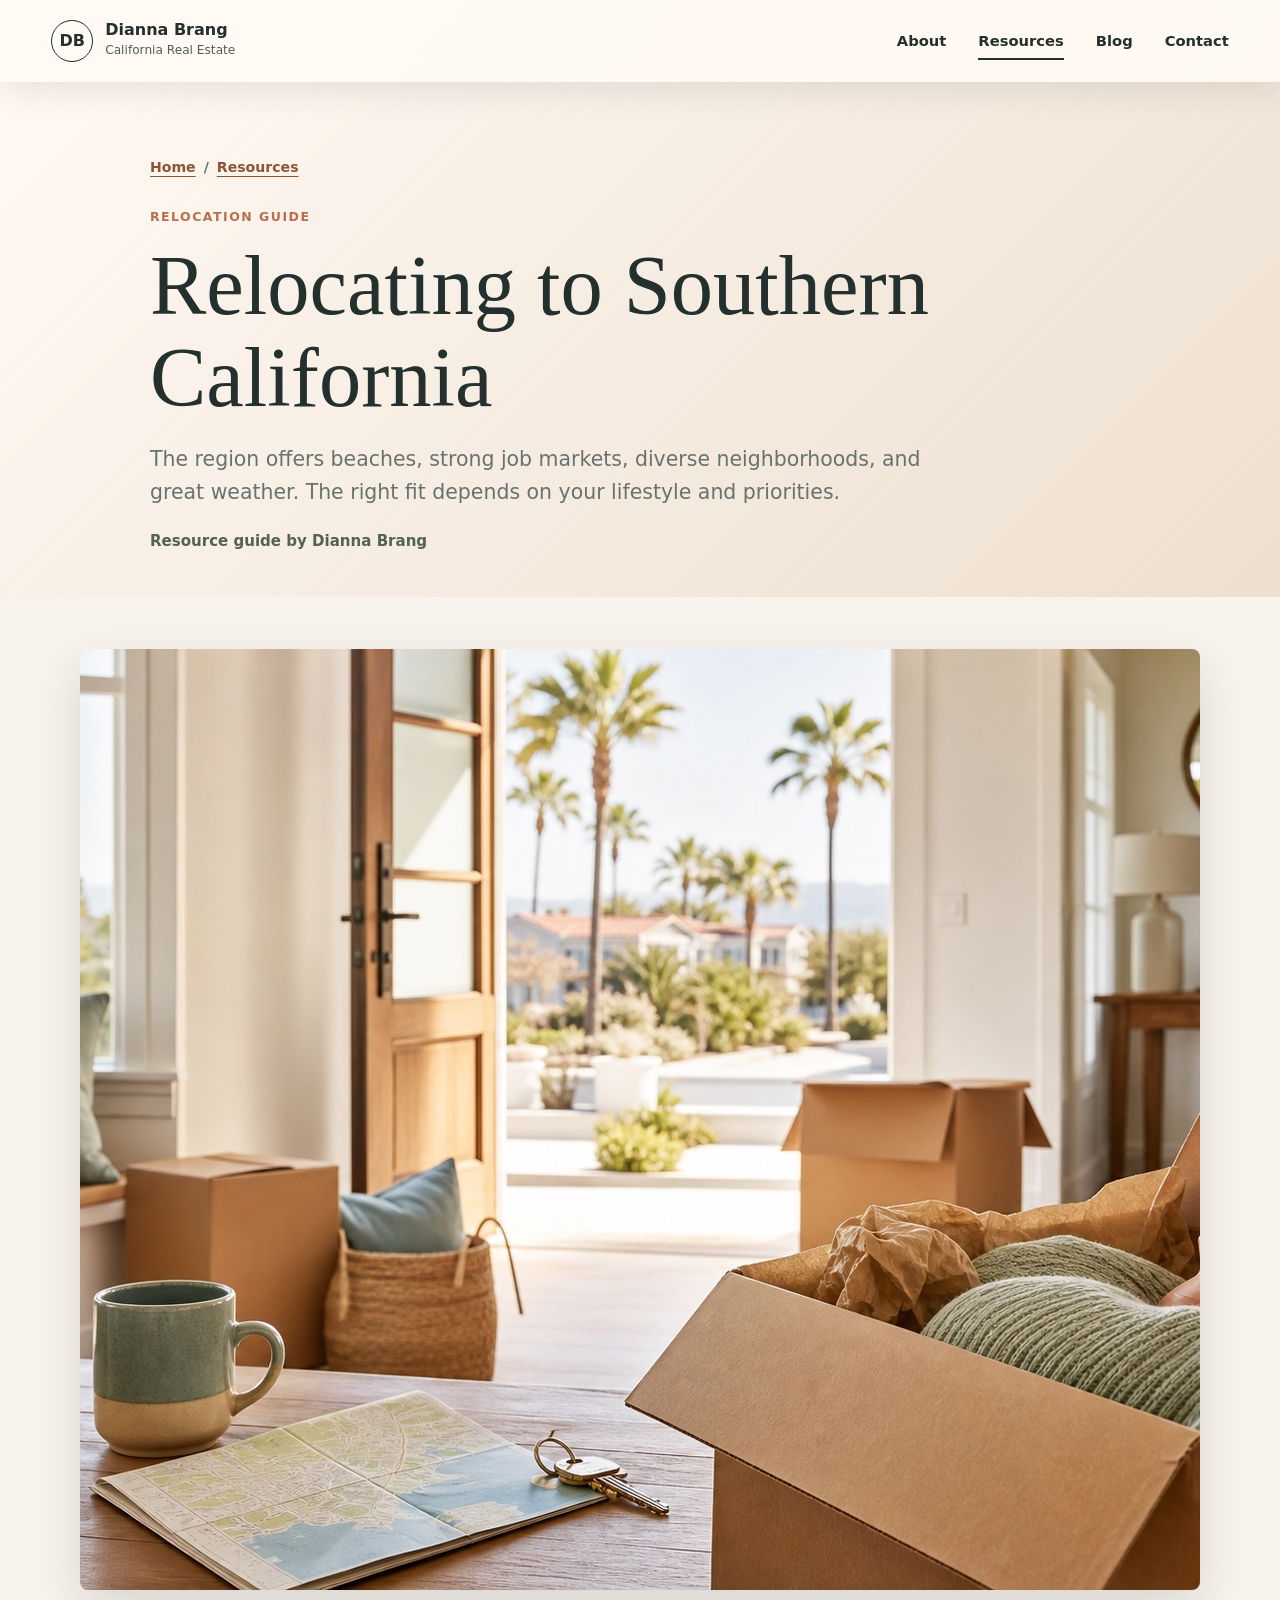
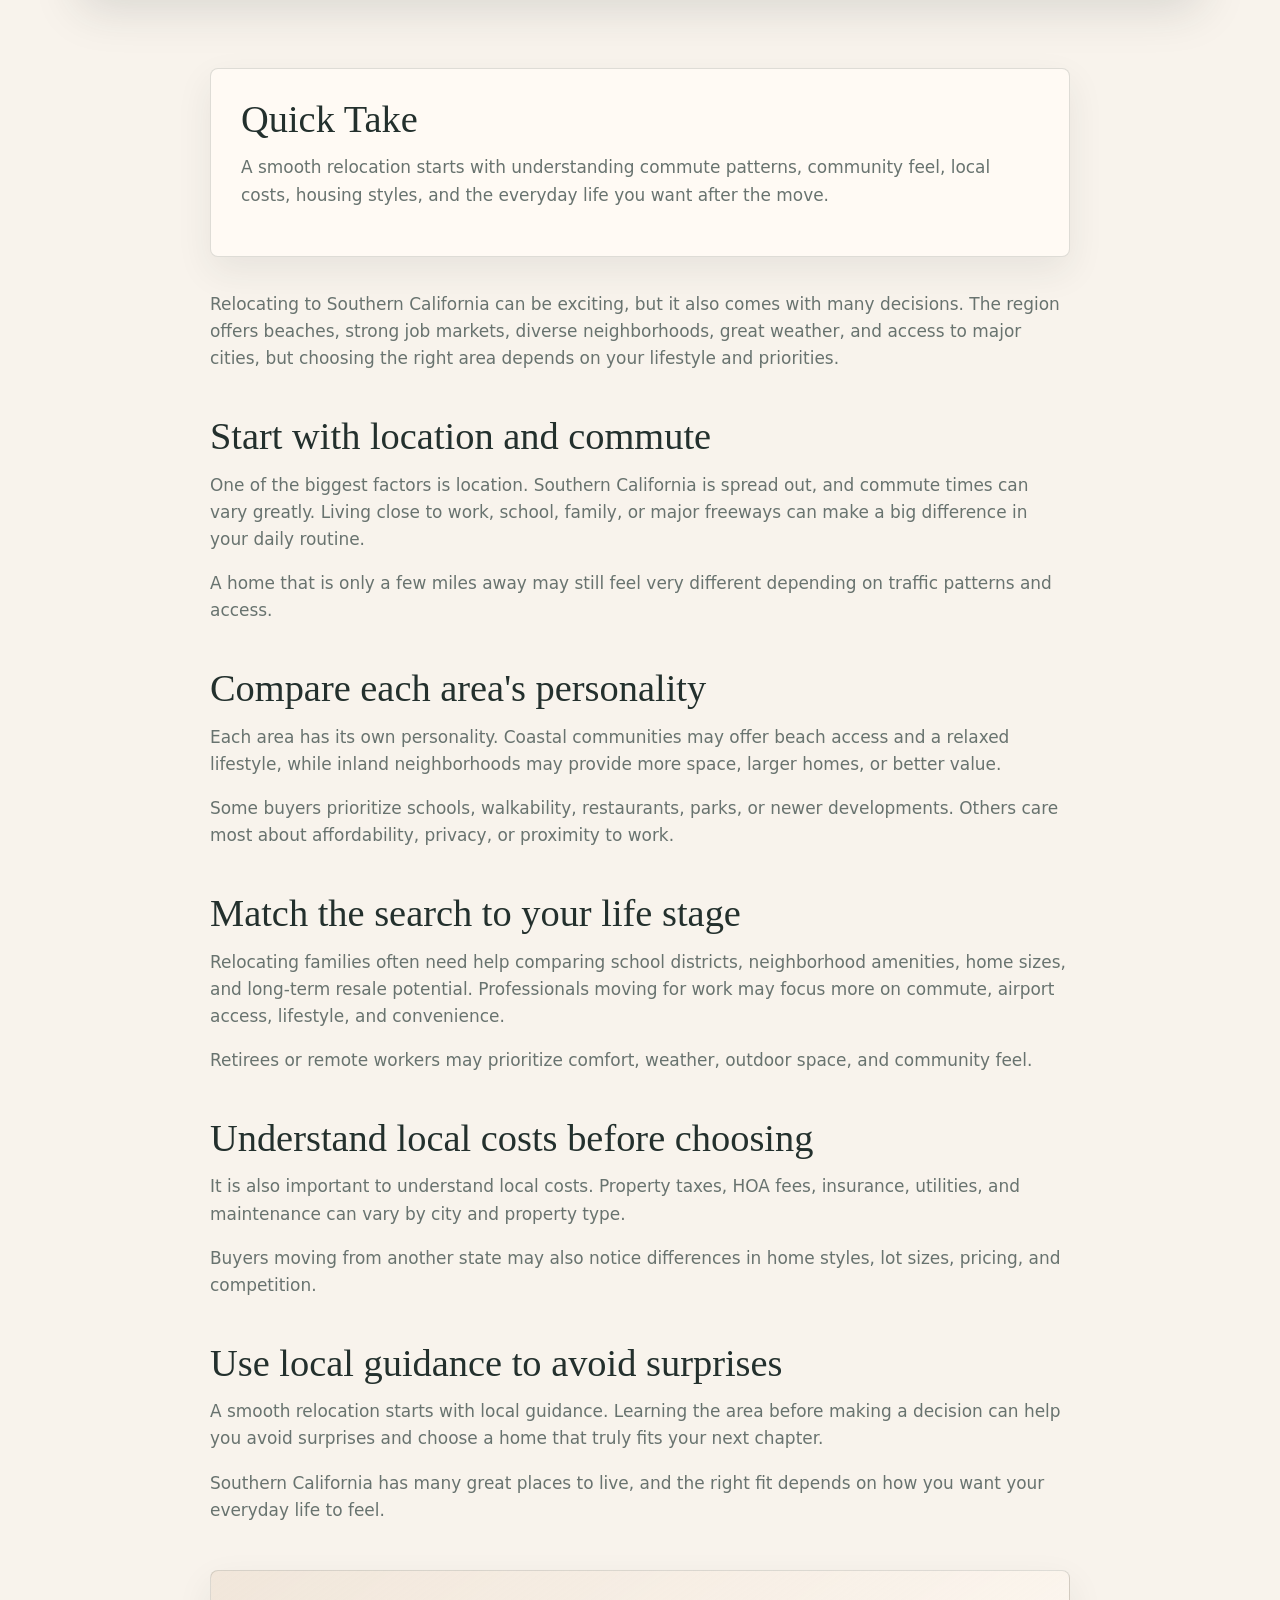
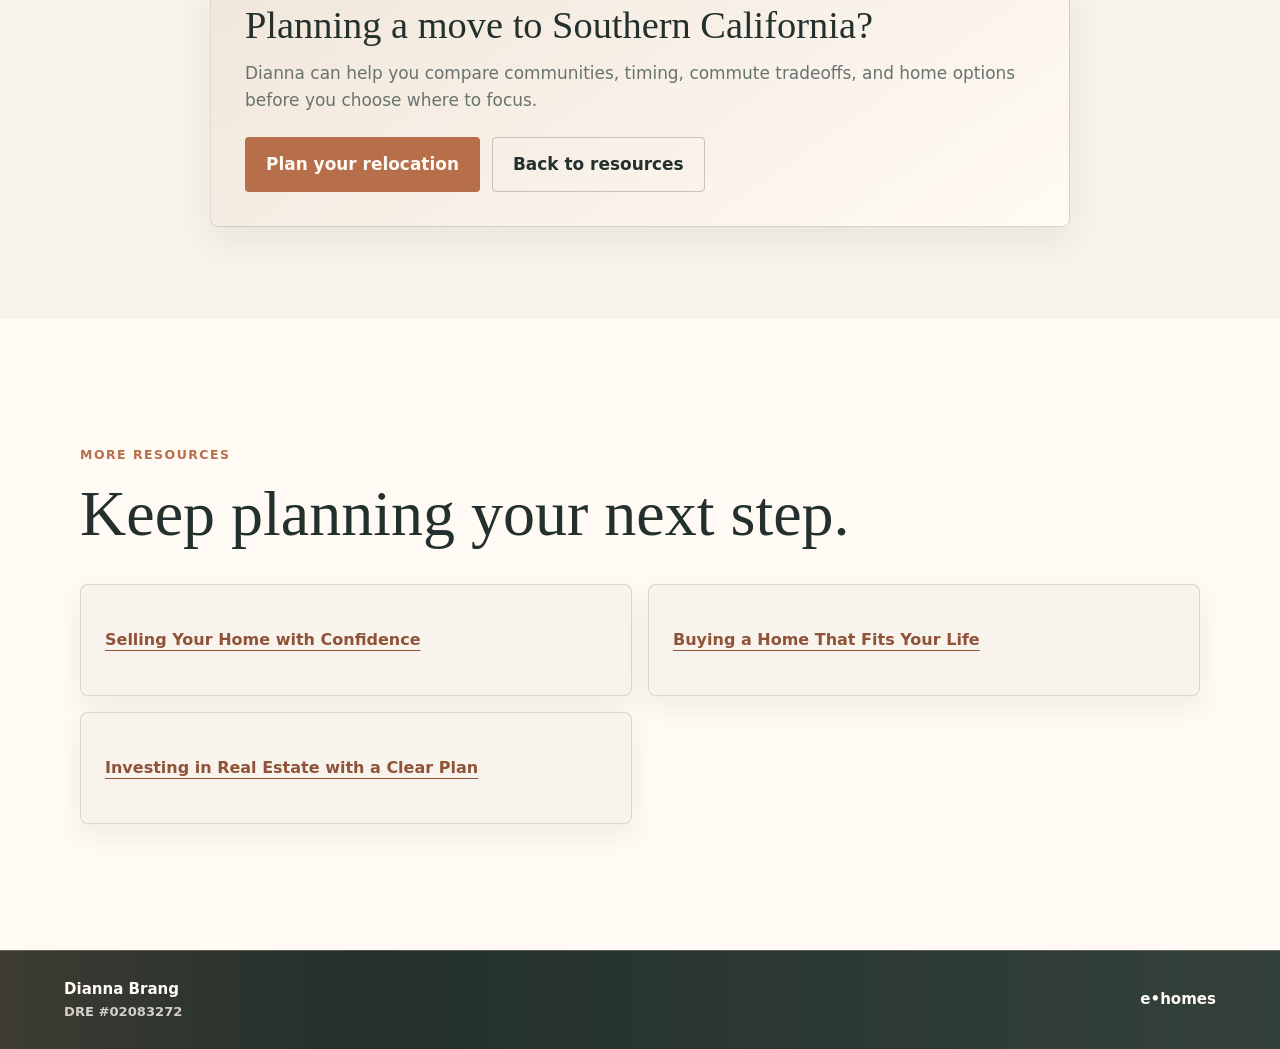
<file: resources/relocating-to-southern-california/index.html>
<!doctype html>
<html lang="en">
  <head>
    <!-- Google tag (gtag.js) -->
    <script async src="https://www.googletagmanager.com/gtag/js?id=G-94JKZE84QY"></script>
    <script>
      window.dataLayer = window.dataLayer || [];
      function gtag(){dataLayer.push(arguments);}
      gtag('js', new Date());

      gtag('config', 'G-94JKZE84QY');
    </script>
    <meta charset="utf-8">
    <meta name="viewport" content="width=device-width, initial-scale=1">
    <meta
      name="description"
      content="A relocation guide from Dianna Brang for comparing Southern California communities, commute, costs, schools, lifestyle, and long-term fit."
    >
    <meta name="robots" content="index, follow, max-image-preview:large">
    <title>Relocating to Southern California | Dianna Brang Resources</title>
    <link rel="canonical" href="https://www.diannabranghomes.com/resources/relocating-to-southern-california/">
    <link rel="preload" as="image" href="../../assets/img/resources/relocating-to-southern-california.jpg">
    <meta property="og:type" content="article">
    <meta property="og:site_name" content="Dianna Brang California Real Estate">
    <meta property="og:title" content="Relocating to Southern California">
    <meta
      property="og:description"
      content="Compare commute, lifestyle, local costs, neighborhood feel, and long-term fit before relocating to Southern California."
    >
    <meta property="og:url" content="https://www.diannabranghomes.com/resources/relocating-to-southern-california/">
    <meta property="og:image" content="https://www.diannabranghomes.com/assets/img/resources/relocating-to-southern-california.jpg">
    <meta property="og:image:alt" content="Moving boxes, home keys, and a folded map in a sunlit Southern California home.">
    <meta property="og:image:width" content="1672">
    <meta property="og:image:height" content="941">
    <meta property="article:published_time" content="2026-05-22">
    <meta property="article:modified_time" content="2026-05-22">
    <meta property="article:author" content="Dianna Brang">
    <meta name="twitter:card" content="summary_large_image">
    <meta name="twitter:title" content="Relocating to Southern California">
    <meta
      name="twitter:description"
      content="A practical relocation guide for choosing the Southern California community that fits your next chapter."
    >
    <meta name="twitter:image" content="https://www.diannabranghomes.com/assets/img/resources/relocating-to-southern-california.jpg">
    <link rel="stylesheet" href="../../assets/css/styles.css?v=20260522-1">
    <script type="application/ld+json">
      {
        "@context": "https://schema.org",
        "@type": "Article",
        "@id": "https://www.diannabranghomes.com/resources/relocating-to-southern-california/#article",
        "mainEntityOfPage": {
          "@type": "WebPage",
          "@id": "https://www.diannabranghomes.com/resources/relocating-to-southern-california/"
        },
        "headline": "Relocating to Southern California",
        "description": "A relocation guide from Dianna Brang for comparing Southern California communities, commute, costs, schools, lifestyle, and long-term fit.",
        "image": [
          "https://www.diannabranghomes.com/assets/img/resources/relocating-to-southern-california.jpg"
        ],
        "datePublished": "2026-05-22",
        "dateModified": "2026-05-22",
        "author": {
          "@type": "Person",
          "name": "Dianna Brang",
          "url": "https://www.diannabranghomes.com/"
        },
        "publisher": {
          "@type": "Person",
          "name": "Dianna Brang",
          "url": "https://www.diannabranghomes.com/"
        }
      }
    </script>
    <script type="application/ld+json">
      {
        "@context": "https://schema.org",
        "@type": "BreadcrumbList",
        "itemListElement": [
          {
            "@type": "ListItem",
            "position": 1,
            "name": "Home",
            "item": "https://www.diannabranghomes.com/"
          },
          {
            "@type": "ListItem",
            "position": 2,
            "name": "Resources",
            "item": "https://www.diannabranghomes.com/resources/"
          },
          {
            "@type": "ListItem",
            "position": 3,
            "name": "Relocating to Southern California",
            "item": "https://www.diannabranghomes.com/resources/relocating-to-southern-california/"
          }
        ]
      }
    </script>
    <script>
      if (window.location.pathname.endsWith("/index.html")) {
        window.location.replace(window.location.pathname.replace(/index\.html$/, "") + window.location.search + window.location.hash);
      }
    </script>
  </head>
  <body class="interior-page resources-page blog-post-page">
    <a class="skip-link" href="#main">Skip to content</a>

    <header class="site-header" data-site-header data-header-root="../.." data-active-page="resources"></header>

    <main id="main">
      <section class="blog-article-hero">
        <div class="blog-article-intro">
          <nav class="breadcrumb" aria-label="Breadcrumb">
            <a href="../../">Home</a>
            <span>/</span>
            <a href="../">Resources</a>
          </nav>
          <p class="eyebrow">Relocation Guide</p>
          <h1>Relocating to Southern California</h1>
          <p>
            The region offers beaches, strong job markets, diverse neighborhoods, and
            great weather. The right fit depends on your lifestyle and priorities.
          </p>
          <p class="article-meta">Resource guide by Dianna Brang</p>
        </div>
      </section>

      <figure class="article-cover">
        <img
          src="../../assets/img/resources/relocating-to-southern-california.jpg"
          alt="Moving boxes, home keys, and a folded map in a sunlit Southern California home."
          width="1672"
          height="941"
          fetchpriority="high"
        >
      </figure>

      <article class="blog-article">
        <aside class="article-summary" aria-label="Article summary">
          <h2>Quick Take</h2>
          <p>
            A smooth relocation starts with understanding commute patterns, community
            feel, local costs, housing styles, and the everyday life you want after the
            move.
          </p>
        </aside>

        <p>
          Relocating to Southern California can be exciting, but it also comes with many
          decisions. The region offers beaches, strong job markets, diverse neighborhoods,
          great weather, and access to major cities, but choosing the right area depends
          on your lifestyle and priorities.
        </p>

        <h2>Start with location and commute</h2>
        <p>
          One of the biggest factors is location. Southern California is spread out, and
          commute times can vary greatly. Living close to work, school, family, or major
          freeways can make a big difference in your daily routine.
        </p>
        <p>
          A home that is only a few miles away may still feel very different depending on
          traffic patterns and access.
        </p>

        <h2>Compare each area's personality</h2>
        <p>
          Each area has its own personality. Coastal communities may offer beach access
          and a relaxed lifestyle, while inland neighborhoods may provide more space,
          larger homes, or better value.
        </p>
        <p>
          Some buyers prioritize schools, walkability, restaurants, parks, or newer
          developments. Others care most about affordability, privacy, or proximity to
          work.
        </p>

        <h2>Match the search to your life stage</h2>
        <p>
          Relocating families often need help comparing school districts, neighborhood
          amenities, home sizes, and long-term resale potential. Professionals moving for
          work may focus more on commute, airport access, lifestyle, and convenience.
        </p>
        <p>
          Retirees or remote workers may prioritize comfort, weather, outdoor space, and
          community feel.
        </p>

        <h2>Understand local costs before choosing</h2>
        <p>
          It is also important to understand local costs. Property taxes, HOA fees,
          insurance, utilities, and maintenance can vary by city and property type.
        </p>
        <p>
          Buyers moving from another state may also notice differences in home styles,
          lot sizes, pricing, and competition.
        </p>

        <h2>Use local guidance to avoid surprises</h2>
        <p>
          A smooth relocation starts with local guidance. Learning the area before making
          a decision can help you avoid surprises and choose a home that truly fits your
          next chapter.
        </p>
        <p>
          Southern California has many great places to live, and the right fit depends on
          how you want your everyday life to feel.
        </p>

        <section class="article-cta">
          <h2>Planning a move to Southern California?</h2>
          <p>
            Dianna can help you compare communities, timing, commute tradeoffs, and home
            options before you choose where to focus.
          </p>
          <div class="article-actions">
            <a class="button button-primary" href="../../contact/">Plan your relocation</a>
            <a class="button button-outline" href="../">Back to resources</a>
          </div>
        </section>
      </article>

      <section class="section related-posts" aria-labelledby="related-posts-title">
        <div class="section-heading">
          <p class="eyebrow">More Resources</p>
          <h2 id="related-posts-title">Keep planning your next step.</h2>
        </div>
        <div class="related-grid">
          <a href="../selling-your-home-with-confidence/">Selling Your Home with Confidence</a>
          <a href="../buying-a-home-that-fits-your-life/">Buying a Home That Fits Your Life</a>
          <a href="../investing-in-real-estate-with-a-clear-plan/">Investing in Real Estate with a Clear Plan</a>
        </div>
      </section>
    </main>

    <footer class="site-footer" data-site-footer></footer>

    <script src="../../assets/js/main.js?v=20260522-1"></script>
  </body>
</html>
</file>
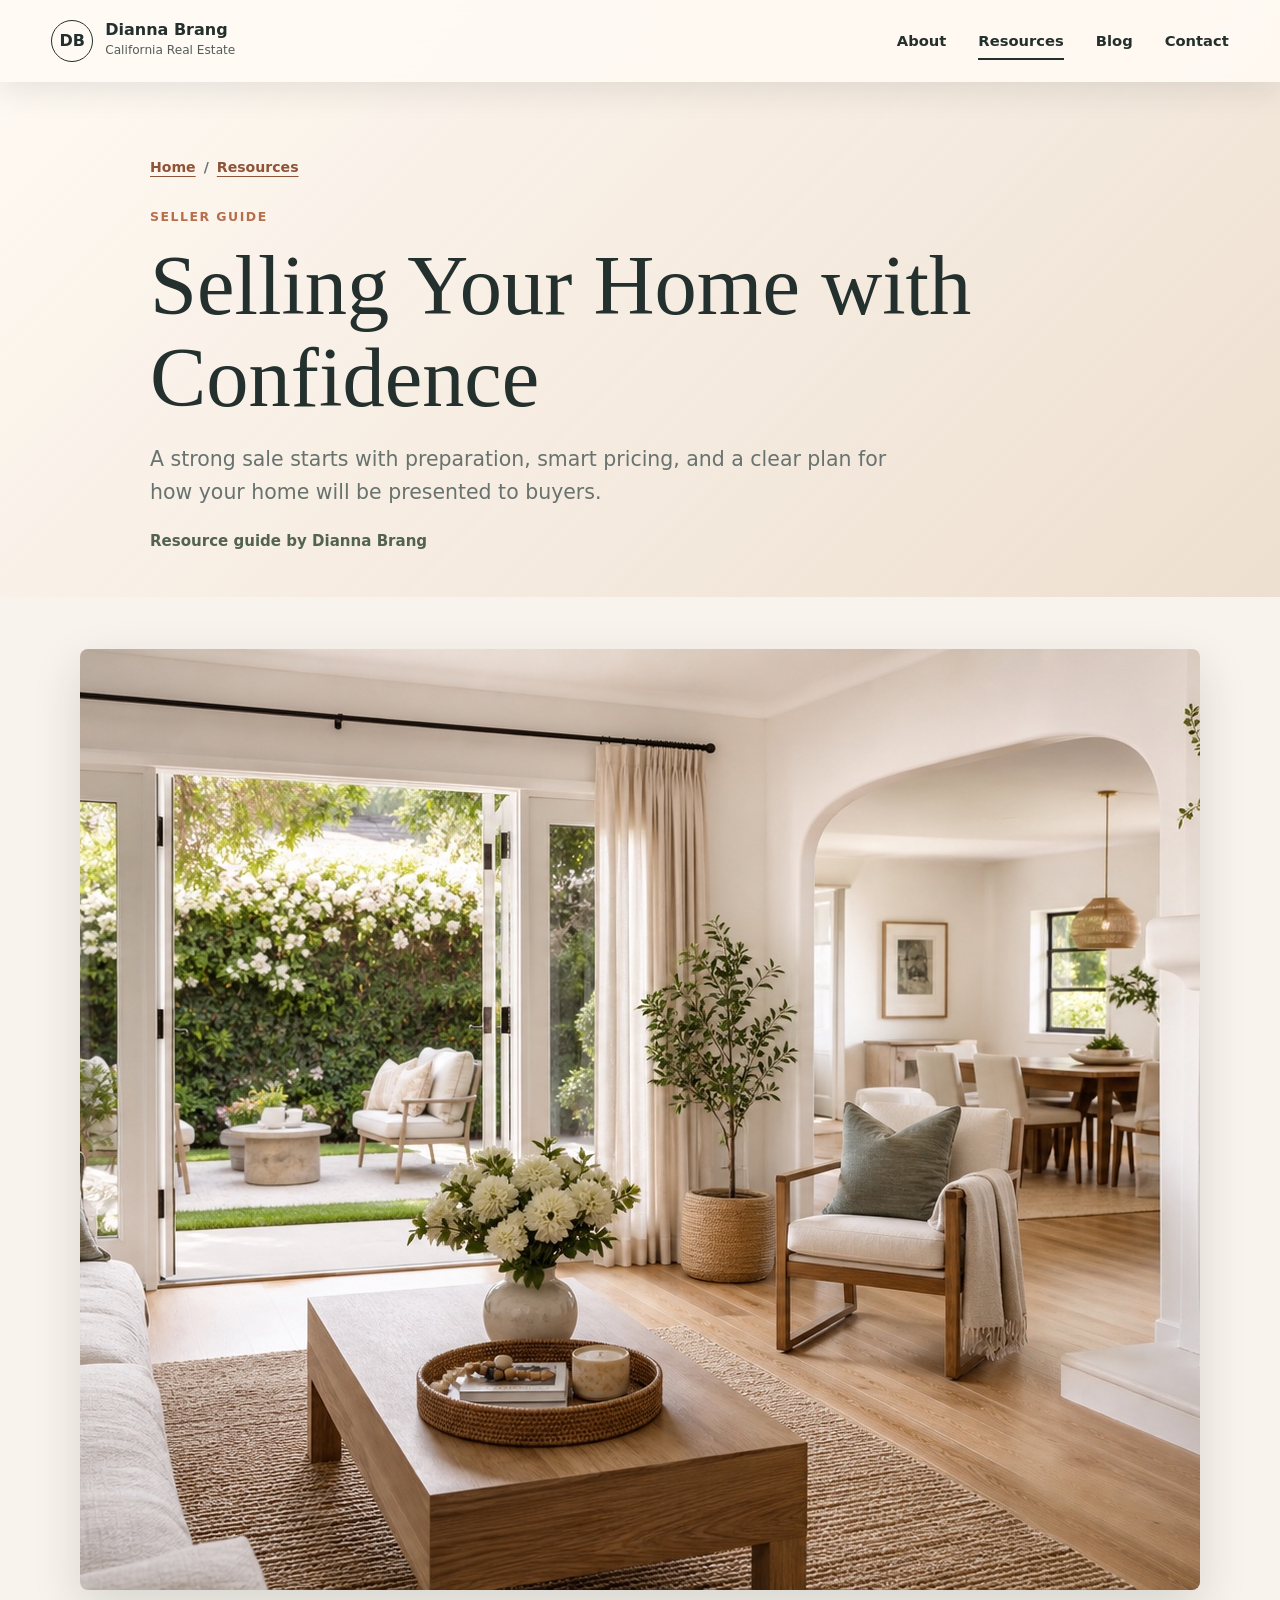
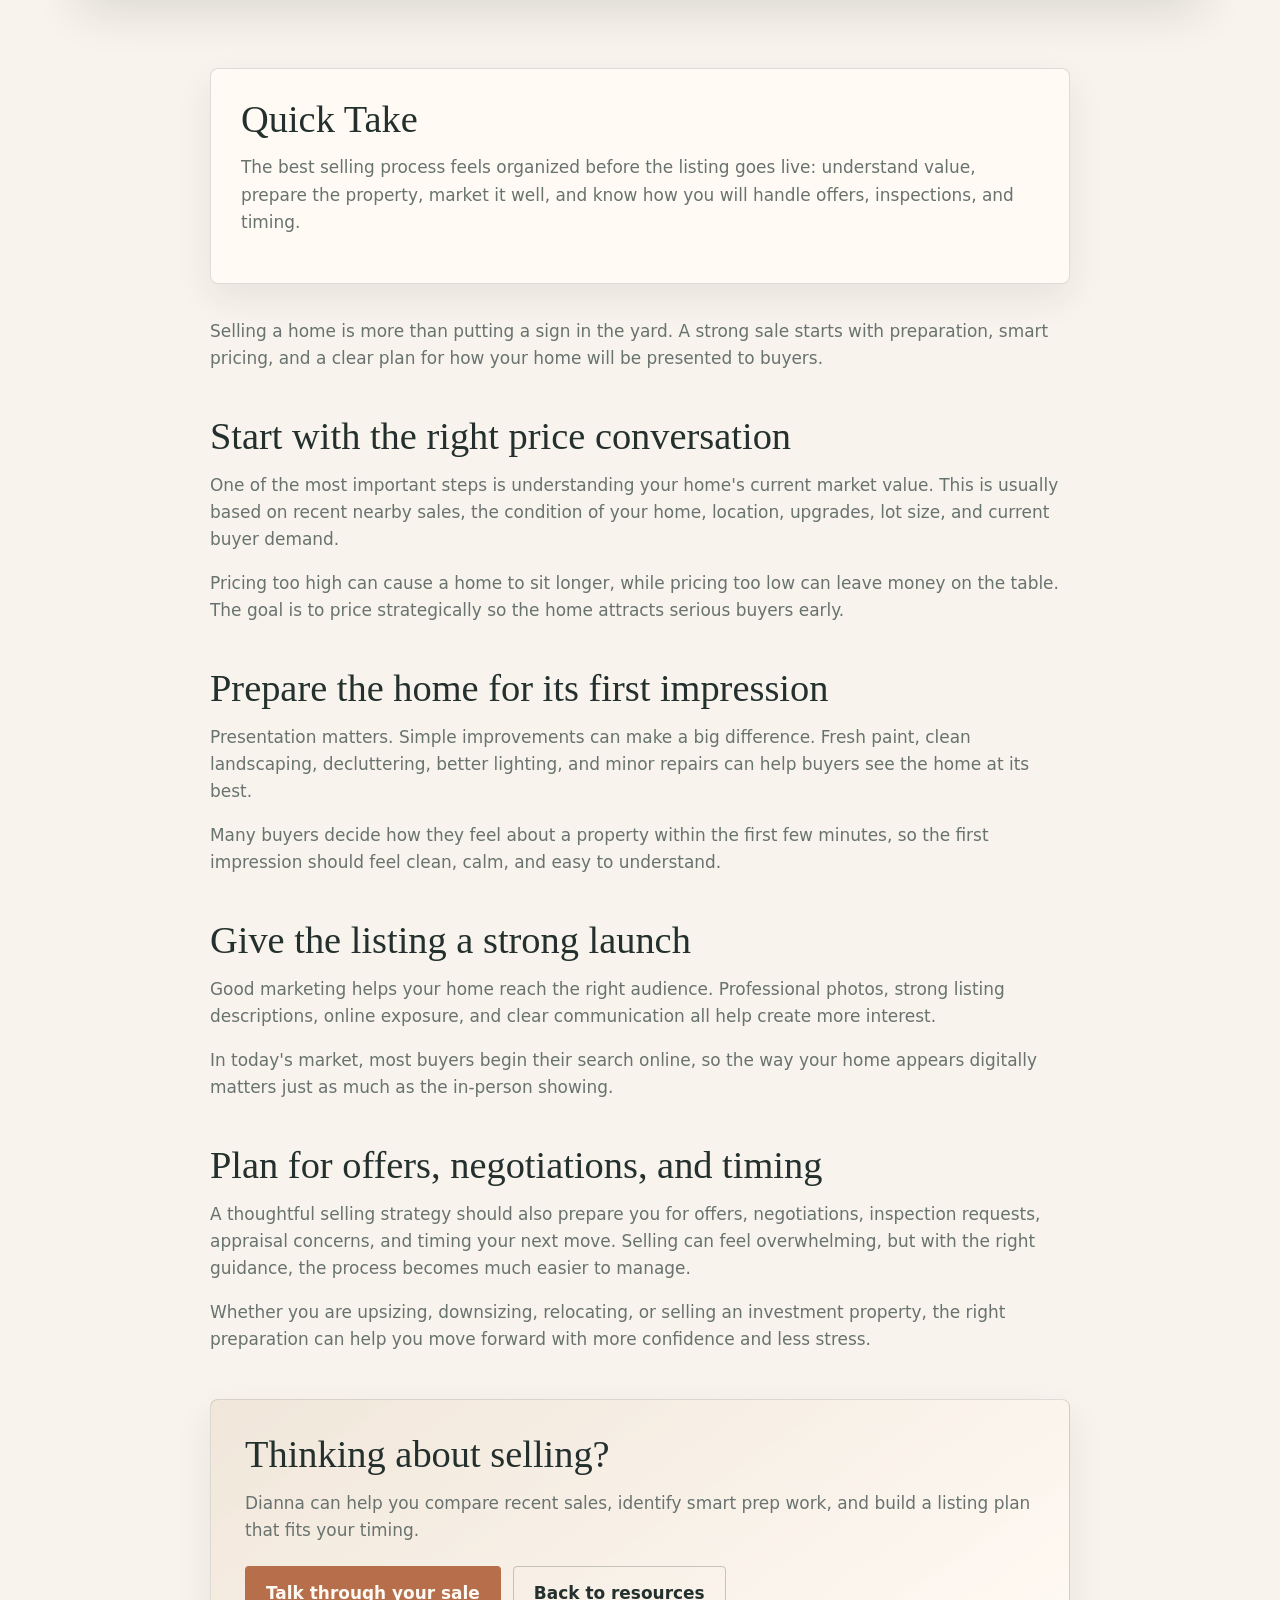
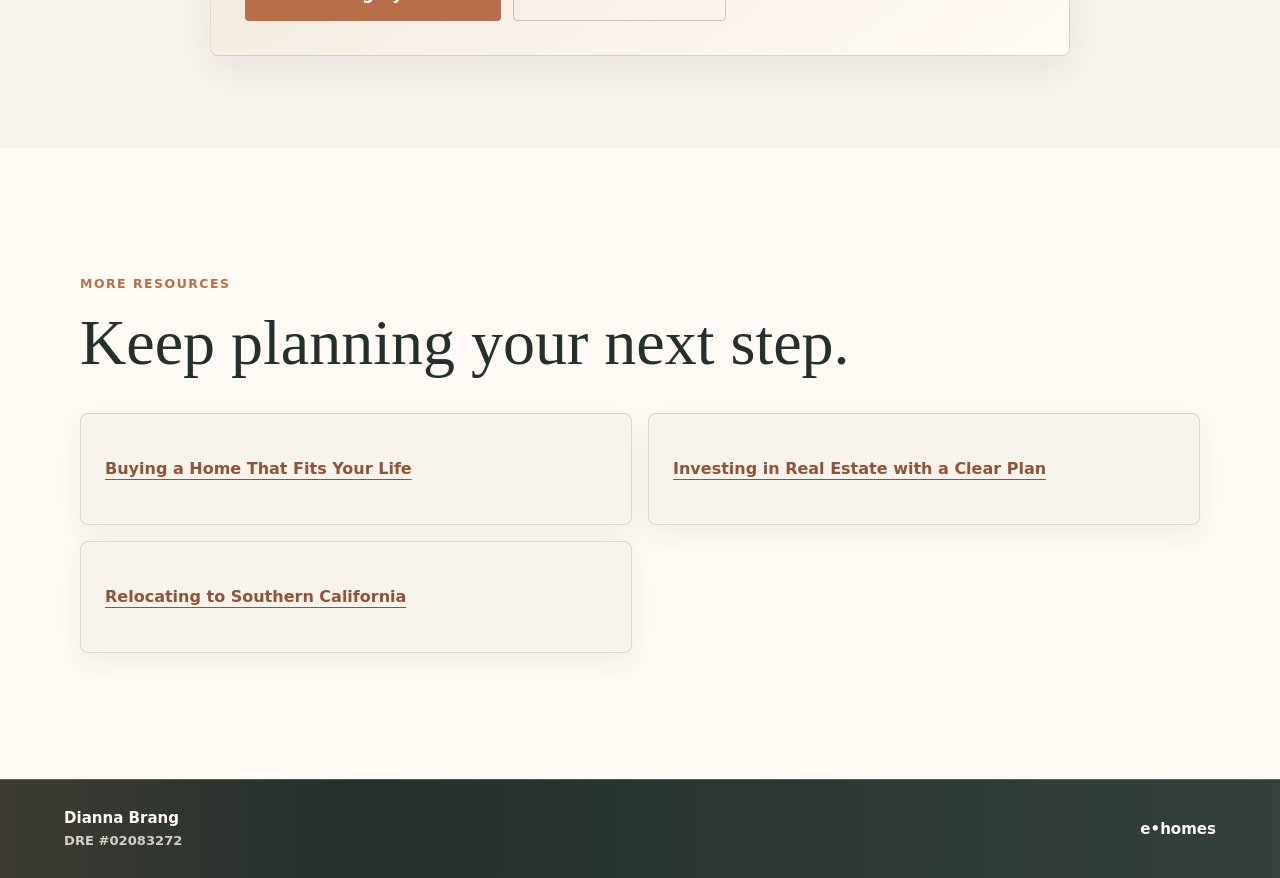
<file: resources/selling-your-home-with-confidence/index.html>
<!doctype html>
<html lang="en">
  <head>
    <!-- Google tag (gtag.js) -->
    <script async src="https://www.googletagmanager.com/gtag/js?id=G-94JKZE84QY"></script>
    <script>
      window.dataLayer = window.dataLayer || [];
      function gtag(){dataLayer.push(arguments);}
      gtag('js', new Date());

      gtag('config', 'G-94JKZE84QY');
    </script>
    <meta charset="utf-8">
    <meta name="viewport" content="width=device-width, initial-scale=1">
    <meta
      name="description"
      content="A practical seller guide from Dianna Brang on preparing, pricing, presenting, marketing, and negotiating a Southern California home sale."
    >
    <meta name="robots" content="index, follow, max-image-preview:large">
    <title>Selling Your Home with Confidence | Dianna Brang Resources</title>
    <link rel="canonical" href="https://www.diannabranghomes.com/resources/selling-your-home-with-confidence/">
    <link rel="preload" as="image" href="../../assets/img/resources/selling-your-home-with-confidence.jpg">
    <meta property="og:type" content="article">
    <meta property="og:site_name" content="Dianna Brang California Real Estate">
    <meta property="og:title" content="Selling Your Home with Confidence">
    <meta
      property="og:description"
      content="Prepare, price, present, market, and negotiate your home sale with a clearer Southern California real estate plan."
    >
    <meta property="og:url" content="https://www.diannabranghomes.com/resources/selling-your-home-with-confidence/">
    <meta property="og:image" content="https://www.diannabranghomes.com/assets/img/resources/selling-your-home-with-confidence.jpg">
    <meta property="og:image:alt" content="Staged Southern California living room opening to a patio garden.">
    <meta property="og:image:width" content="1672">
    <meta property="og:image:height" content="941">
    <meta property="article:published_time" content="2026-05-22">
    <meta property="article:modified_time" content="2026-05-22">
    <meta property="article:author" content="Dianna Brang">
    <meta name="twitter:card" content="summary_large_image">
    <meta name="twitter:title" content="Selling Your Home with Confidence">
    <meta
      name="twitter:description"
      content="A calm seller guide for preparing, pricing, presenting, and marketing your home."
    >
    <meta name="twitter:image" content="https://www.diannabranghomes.com/assets/img/resources/selling-your-home-with-confidence.jpg">
    <link rel="stylesheet" href="../../assets/css/styles.css?v=20260522-1">
    <script type="application/ld+json">
      {
        "@context": "https://schema.org",
        "@type": "Article",
        "@id": "https://www.diannabranghomes.com/resources/selling-your-home-with-confidence/#article",
        "mainEntityOfPage": {
          "@type": "WebPage",
          "@id": "https://www.diannabranghomes.com/resources/selling-your-home-with-confidence/"
        },
        "headline": "Selling Your Home with Confidence",
        "description": "A practical seller guide from Dianna Brang on preparing, pricing, presenting, marketing, and negotiating a Southern California home sale.",
        "image": [
          "https://www.diannabranghomes.com/assets/img/resources/selling-your-home-with-confidence.jpg"
        ],
        "datePublished": "2026-05-22",
        "dateModified": "2026-05-22",
        "author": {
          "@type": "Person",
          "name": "Dianna Brang",
          "url": "https://www.diannabranghomes.com/"
        },
        "publisher": {
          "@type": "Person",
          "name": "Dianna Brang",
          "url": "https://www.diannabranghomes.com/"
        }
      }
    </script>
    <script type="application/ld+json">
      {
        "@context": "https://schema.org",
        "@type": "BreadcrumbList",
        "itemListElement": [
          {
            "@type": "ListItem",
            "position": 1,
            "name": "Home",
            "item": "https://www.diannabranghomes.com/"
          },
          {
            "@type": "ListItem",
            "position": 2,
            "name": "Resources",
            "item": "https://www.diannabranghomes.com/resources/"
          },
          {
            "@type": "ListItem",
            "position": 3,
            "name": "Selling Your Home with Confidence",
            "item": "https://www.diannabranghomes.com/resources/selling-your-home-with-confidence/"
          }
        ]
      }
    </script>
    <script>
      if (window.location.pathname.endsWith("/index.html")) {
        window.location.replace(window.location.pathname.replace(/index\.html$/, "") + window.location.search + window.location.hash);
      }
    </script>
  </head>
  <body class="interior-page resources-page blog-post-page">
    <a class="skip-link" href="#main">Skip to content</a>

    <header class="site-header" data-site-header data-header-root="../.." data-active-page="resources"></header>

    <main id="main">
      <section class="blog-article-hero">
        <div class="blog-article-intro">
          <nav class="breadcrumb" aria-label="Breadcrumb">
            <a href="../../">Home</a>
            <span>/</span>
            <a href="../">Resources</a>
          </nav>
          <p class="eyebrow">Seller Guide</p>
          <h1>Selling Your Home with Confidence</h1>
          <p>
            A strong sale starts with preparation, smart pricing, and a clear plan for
            how your home will be presented to buyers.
          </p>
          <p class="article-meta">Resource guide by Dianna Brang</p>
        </div>
      </section>

      <figure class="article-cover">
        <img
          src="../../assets/img/resources/selling-your-home-with-confidence.jpg"
          alt="Staged Southern California living room opening to a patio garden."
          width="1672"
          height="941"
          fetchpriority="high"
        >
      </figure>

      <article class="blog-article">
        <aside class="article-summary" aria-label="Article summary">
          <h2>Quick Take</h2>
          <p>
            The best selling process feels organized before the listing goes live:
            understand value, prepare the property, market it well, and know how you will
            handle offers, inspections, and timing.
          </p>
        </aside>

        <p>
          Selling a home is more than putting a sign in the yard. A strong sale starts
          with preparation, smart pricing, and a clear plan for how your home will be
          presented to buyers.
        </p>

        <h2>Start with the right price conversation</h2>
        <p>
          One of the most important steps is understanding your home's current market
          value. This is usually based on recent nearby sales, the condition of your home,
          location, upgrades, lot size, and current buyer demand.
        </p>
        <p>
          Pricing too high can cause a home to sit longer, while pricing too low can leave
          money on the table. The goal is to price strategically so the home attracts
          serious buyers early.
        </p>

        <h2>Prepare the home for its first impression</h2>
        <p>
          Presentation matters. Simple improvements can make a big difference. Fresh
          paint, clean landscaping, decluttering, better lighting, and minor repairs can
          help buyers see the home at its best.
        </p>
        <p>
          Many buyers decide how they feel about a property within the first few minutes,
          so the first impression should feel clean, calm, and easy to understand.
        </p>

        <h2>Give the listing a strong launch</h2>
        <p>
          Good marketing helps your home reach the right audience. Professional photos,
          strong listing descriptions, online exposure, and clear communication all help
          create more interest.
        </p>
        <p>
          In today's market, most buyers begin their search online, so the way your home
          appears digitally matters just as much as the in-person showing.
        </p>

        <h2>Plan for offers, negotiations, and timing</h2>
        <p>
          A thoughtful selling strategy should also prepare you for offers, negotiations,
          inspection requests, appraisal concerns, and timing your next move. Selling can
          feel overwhelming, but with the right guidance, the process becomes much easier
          to manage.
        </p>
        <p>
          Whether you are upsizing, downsizing, relocating, or selling an investment
          property, the right preparation can help you move forward with more confidence
          and less stress.
        </p>

        <section class="article-cta">
          <h2>Thinking about selling?</h2>
          <p>
            Dianna can help you compare recent sales, identify smart prep work, and build
            a listing plan that fits your timing.
          </p>
          <div class="article-actions">
            <a class="button button-primary" href="../../contact/">Talk through your sale</a>
            <a class="button button-outline" href="../">Back to resources</a>
          </div>
        </section>
      </article>

      <section class="section related-posts" aria-labelledby="related-posts-title">
        <div class="section-heading">
          <p class="eyebrow">More Resources</p>
          <h2 id="related-posts-title">Keep planning your next step.</h2>
        </div>
        <div class="related-grid">
          <a href="../buying-a-home-that-fits-your-life/">Buying a Home That Fits Your Life</a>
          <a href="../investing-in-real-estate-with-a-clear-plan/">Investing in Real Estate with a Clear Plan</a>
          <a href="../relocating-to-southern-california/">Relocating to Southern California</a>
        </div>
      </section>
    </main>

    <footer class="site-footer" data-site-footer></footer>

    <script src="../../assets/js/main.js?v=20260522-1"></script>
  </body>
</html>
</file>
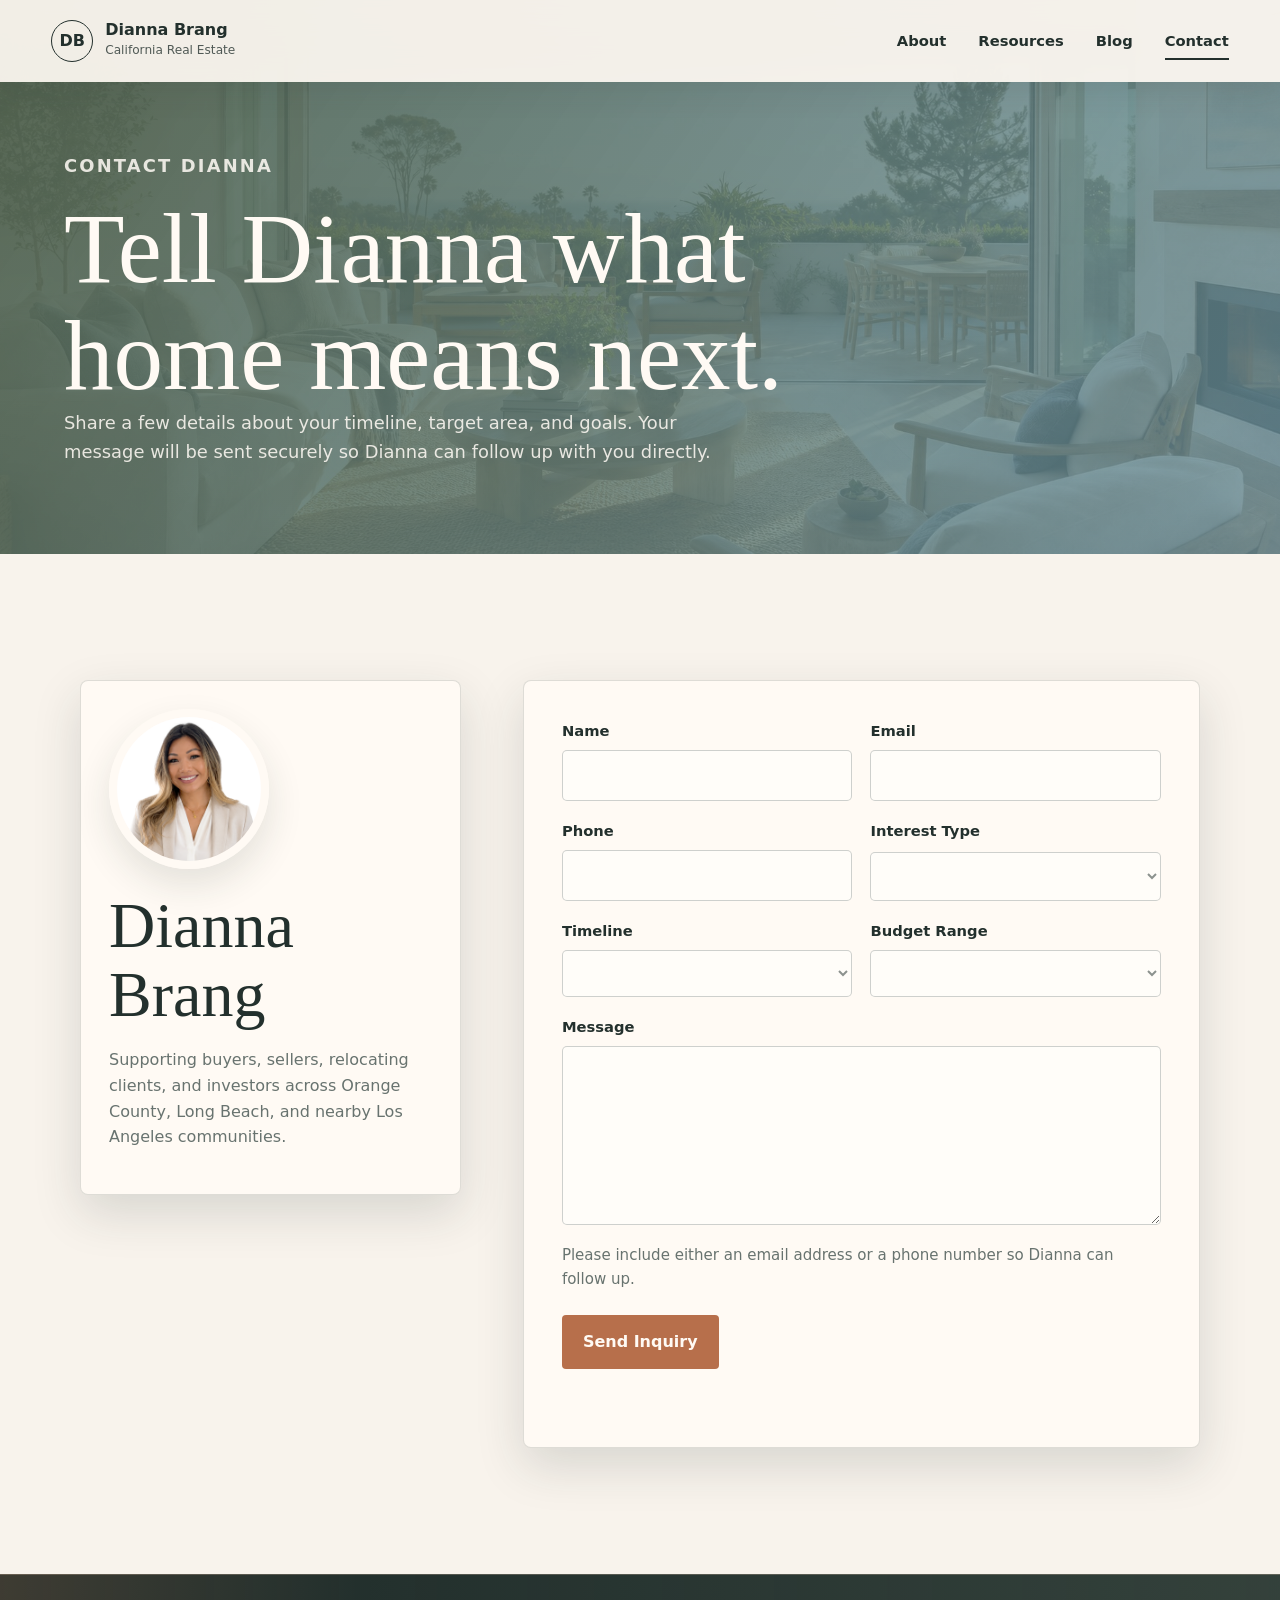
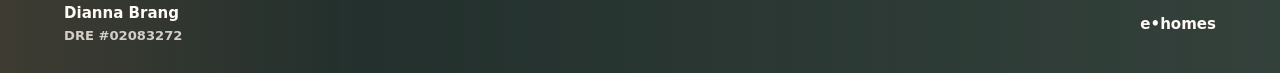
<file: contact.html>
<!doctype html>
<html lang="en">
  <head>
    <!-- Google tag (gtag.js) -->
    <script async src="https://www.googletagmanager.com/gtag/js?id=G-94JKZE84QY"></script>
    <script>
      window.dataLayer = window.dataLayer || [];
      function gtag(){dataLayer.push(arguments);}
      gtag('js', new Date());

      gtag('config', 'G-94JKZE84QY');
    </script>
    <meta charset="utf-8">
    <meta http-equiv="refresh" content="0; url=./contact/">
    <meta name="robots" content="noindex">
    <link rel="canonical" href="https://www.diannabranghomes.com/contact/">
    <title>Redirecting to Contact Dianna Brang</title>
    <script>
      window.location.replace("./contact/" + window.location.search + window.location.hash);
    </script>
  </head>
  <body>
    <p><a href="./contact/">Continue to the contact page</a>.</p>
  </body>
</html>
</file>
<file: assets/css/styles.css>
:root {
  --ivory: #f8f3ec;
  --warm-white: #fffaf4;
  --sand: #e7d5c2;
  --sage: #8b9b85;
  --sage-dark: #526350;
  --blue: #6d96a4;
  --terracotta: #b76f4b;
  --terracotta-dark: #8f5338;
  --charcoal: #23302d;
  --muted: #68736f;
  --line: rgba(35, 48, 45, 0.15);
  --shadow: 0 18px 48px rgba(35, 48, 45, 0.15);
  --header-height: 82px;
  font-family: ui-sans-serif, system-ui, -apple-system, BlinkMacSystemFont, "Segoe UI", sans-serif;
  color: var(--charcoal);
  background: var(--ivory);
}

* {
  box-sizing: border-box;
}

html {
  scroll-behavior: smooth;
}

body {
  margin: 0;
  background: var(--ivory);
  color: var(--charcoal);
  line-height: 1.6;
}

img {
  display: block;
  max-width: 100%;
}

a {
  color: inherit;
}

button,
input,
select,
textarea {
  font: inherit;
}

.skip-link {
  position: fixed;
  top: 12px;
  left: 12px;
  z-index: 100;
  transform: translateY(-150%);
  background: var(--charcoal);
  color: var(--warm-white);
  padding: 10px 14px;
  border-radius: 4px;
}

.skip-link:focus {
  transform: translateY(0);
}

.sr-only {
  position: absolute;
  width: 1px;
  height: 1px;
  padding: 0;
  margin: -1px;
  overflow: hidden;
  clip: rect(0, 0, 0, 0);
  white-space: nowrap;
  border: 0;
}

.site-header {
  position: fixed;
  top: 0;
  left: 0;
  right: 0;
  z-index: 20;
  min-height: var(--header-height);
  display: flex;
  align-items: center;
  justify-content: space-between;
  gap: 24px;
  padding: 18px clamp(18px, 4vw, 56px);
  color: var(--warm-white);
  transition: background 180ms ease, box-shadow 180ms ease, color 180ms ease;
}

.site-header.is-scrolled,
body.contact-page .site-header,
body.interior-page .site-header {
  background: rgba(255, 250, 244, 0.92);
  color: var(--charcoal);
  box-shadow: 0 10px 30px rgba(35, 48, 45, 0.1);
  backdrop-filter: blur(16px);
}

.brand {
  display: inline-flex;
  align-items: center;
  gap: 12px;
  text-decoration: none;
  min-width: 0;
}

.brand-mark {
  display: grid;
  place-items: center;
  width: 42px;
  height: 42px;
  border: 1px solid currentColor;
  border-radius: 50%;
  font-weight: 700;
  letter-spacing: 0;
}

.brand strong,
.brand small {
  display: block;
}

.brand strong {
  font-size: 1rem;
  line-height: 1.15;
}

.brand small {
  margin-top: 2px;
  font-size: 0.76rem;
  color: currentColor;
  opacity: 0.78;
}

.site-nav {
  display: flex;
  align-items: center;
  gap: clamp(16px, 2.5vw, 34px);
  font-size: 0.92rem;
  font-weight: 650;
}

.site-nav a {
  position: relative;
  text-decoration: none;
}

.site-nav a::after {
  content: "";
  position: absolute;
  left: 0;
  right: 0;
  bottom: -7px;
  height: 2px;
  background: currentColor;
  transform: scaleX(0);
  transform-origin: left;
  transition: transform 160ms ease;
}

.site-nav a:hover::after,
.site-nav a:focus-visible::after,
.site-nav a[aria-current="page"]::after {
  transform: scaleX(1);
}

.nav-toggle {
  display: none;
  width: 44px;
  height: 44px;
  border: 1px solid currentColor;
  border-radius: 50%;
  background: transparent;
  color: inherit;
  place-items: center;
  padding: 0;
}

.nav-toggle-line {
  display: block;
  width: 18px;
  height: 2px;
  background: currentColor;
  margin: 3px auto;
}

.hero,
.image-band {
  position: relative;
  overflow: hidden;
  isolation: isolate;
}

.hero {
  min-height: 86svh;
  display: flex;
  align-items: center;
  padding: calc(var(--header-height) + 48px) clamp(20px, 6vw, 80px) 70px;
}

.hero-media,
.band-media {
  position: absolute;
  inset: 0;
  z-index: -2;
}

.hero-media img,
.band-media img {
  width: 100%;
  height: 116%;
  object-fit: cover;
  transform: translate3d(0, var(--parallax-y, 0), 0);
  will-change: transform;
}

.hero-media img {
  object-position: center;
}

.hero-shade {
  position: absolute;
  inset: 0;
  z-index: -1;
  background:
    linear-gradient(90deg, rgba(25, 34, 31, 0.7), rgba(25, 34, 31, 0.22) 52%, rgba(25, 34, 31, 0.08)),
    linear-gradient(0deg, rgba(35, 48, 45, 0.16), transparent 52%);
}

.hero-content {
  max-width: 940px;
  color: var(--warm-white);
  text-wrap: balance;
}

.hero-heading {
  display: flex;
  align-items: end;
  gap: clamp(18px, 3vw, 28px);
  margin-bottom: 18px;
}

.hero-portrait {
  flex: 0 0 auto;
  width: clamp(96px, 12vw, 154px);
  aspect-ratio: 1;
  object-fit: cover;
  border-radius: 50%;
  border: 7px solid rgba(255, 250, 244, 0.9);
  box-shadow: 0 18px 44px rgba(10, 16, 15, 0.34);
}

.hero-heading h1 {
  max-width: 760px;
  font-size: clamp(3.6rem, 8.8vw, 7.2rem);
}

.eyebrow {
  margin: 0 0 14px;
  color: var(--terracotta);
  font-size: 0.78rem;
  font-weight: 800;
  letter-spacing: 0.12em;
  text-transform: uppercase;
}

.hero .eyebrow,
.image-band .eyebrow {
  color: #ffd8bd;
}

h1,
h2,
h3,
p {
  margin-top: 0;
}

h1,
h2,
h3 {
  line-height: 1.08;
}

h1 {
  margin-bottom: 0;
  font-family: Georgia, "Times New Roman", serif;
  font-size: clamp(4rem, 12vw, 8.8rem);
  font-weight: 500;
  letter-spacing: 0;
}

h2 {
  margin-bottom: 18px;
  font-family: Georgia, "Times New Roman", serif;
  font-size: clamp(2.1rem, 5vw, 4.8rem);
  font-weight: 500;
  letter-spacing: 0;
}

h3 {
  margin-bottom: 12px;
  font-size: 1.2rem;
}

.hero-copy {
  max-width: 610px;
  margin-bottom: 30px;
  font-size: clamp(1.05rem, 2vw, 1.42rem);
}

.hero-actions {
  display: flex;
  flex-wrap: wrap;
  gap: 12px;
}

.reviews-section {
  overflow: hidden;
  padding: clamp(52px, 7vw, 82px) 0;
  background:
    linear-gradient(90deg, rgba(248, 243, 236, 1), rgba(255, 250, 244, 0.92), rgba(248, 243, 236, 1)),
    var(--ivory);
}

.reviews-heading {
  width: min(980px, calc(100% - 40px));
  margin: 0 auto 30px;
}

.reviews-heading h2 {
  max-width: 760px;
  margin-bottom: 12px;
}

.reviews-heading p:not(.eyebrow) {
  max-width: 680px;
  margin-bottom: 0;
  color: var(--muted);
  font-size: 1.05rem;
}

.award-note {
  width: min(980px, calc(100% - 40px));
  margin: -8px auto 24px;
  display: flex;
  flex-direction: column;
  align-items: flex-start;
  gap: 6px;
  color: var(--muted);
  font-size: 0.95rem;
}

.award-note strong {
  color: var(--charcoal);
  font-weight: 800;
}

.award-note a {
  color: var(--terracotta-dark);
  font-weight: 750;
  text-underline-offset: 4px;
}

.review-marquee {
  position: relative;
  width: 100%;
  overflow: hidden;
}

.review-marquee::before,
.review-marquee::after {
  content: "";
  position: absolute;
  top: 0;
  bottom: 0;
  z-index: 2;
  width: clamp(34px, 8vw, 120px);
  pointer-events: none;
}

.review-marquee::before {
  left: 0;
  background: linear-gradient(90deg, var(--ivory), rgba(248, 243, 236, 0));
}

.review-marquee::after {
  right: 0;
  background: linear-gradient(270deg, var(--ivory), rgba(248, 243, 236, 0));
}

.review-track {
  display: flex;
  width: max-content;
  max-width: none;
  flex-wrap: nowrap;
  gap: 18px;
  padding: 8px 18px 18px;
  animation: review-scroll 74s linear infinite;
}

.review-marquee:hover .review-track,
.review-marquee:focus-within .review-track {
  animation-play-state: paused;
}

.review-card {
  flex: 0 0 auto;
  display: flex;
  flex-direction: column;
  justify-content: space-between;
  width: clamp(280px, 28vw, 390px);
  min-height: 248px;
  padding: 25px;
  border: 1px solid rgba(35, 48, 45, 0.12);
  border-radius: 8px;
  background: var(--warm-white);
  box-shadow: 0 14px 36px rgba(35, 48, 45, 0.09);
}

.review-card p {
  margin-bottom: 24px;
  color: var(--charcoal);
  font-family: Georgia, "Times New Roman", serif;
  font-size: 1.12rem;
  line-height: 1.48;
}

.review-card footer {
  color: var(--charcoal);
  font-size: 0.95rem;
  font-weight: 800;
}

.review-card span {
  display: block;
  margin-top: 3px;
  color: var(--muted);
  font-size: 0.84rem;
  font-weight: 700;
}

@keyframes review-scroll {
  from {
    transform: translateX(0);
  }

  to {
    transform: translateX(-50%);
  }
}

.button {
  display: inline-flex;
  align-items: center;
  justify-content: center;
  min-height: 48px;
  padding: 13px 20px;
  border: 1px solid transparent;
  border-radius: 4px;
  font-weight: 750;
  text-decoration: none;
  cursor: pointer;
  transition: transform 160ms ease, background 160ms ease, color 160ms ease, border-color 160ms ease;
}

.button:hover,
.button:focus-visible {
  transform: translateY(-1px);
}

.button:disabled {
  cursor: wait;
  opacity: 0.68;
  transform: none;
}

.button-primary {
  background: var(--terracotta);
  color: var(--warm-white);
}

.button-primary:hover,
.button-primary:focus-visible {
  background: var(--terracotta-dark);
}

.button-secondary {
  border-color: rgba(255, 250, 244, 0.72);
  color: var(--warm-white);
  background: rgba(255, 250, 244, 0.08);
}

.section {
  padding: clamp(72px, 10vw, 126px) clamp(20px, 5vw, 72px);
}

.content-grid {
  width: min(1120px, 100%);
  margin: 0 auto;
  display: grid;
  grid-template-columns: minmax(0, 1.08fr) minmax(280px, 0.92fr);
  gap: clamp(36px, 7vw, 92px);
  align-items: center;
}

.about-section {
  background: var(--warm-white);
}

.about-grid p {
  max-width: 670px;
  color: var(--muted);
  font-size: 1.03rem;
}

.inline-links {
  margin-top: 24px;
}

.inline-links a,
.contact-aside a,
.site-footer a {
  color: var(--terracotta-dark);
  font-weight: 750;
  text-underline-offset: 4px;
}

.profile-panel {
  align-self: center;
  width: 100%;
  aspect-ratio: 1;
  overflow: hidden;
  border: 1px solid var(--line);
  border-radius: 8px;
  background: var(--sand);
  box-shadow: var(--shadow);
}

.profile-panel img {
  width: 100%;
  height: 100%;
  object-fit: cover;
}

.contact-aside img {
  width: 160px;
  height: 160px;
  object-fit: cover;
  border-radius: 50%;
  border: 8px solid var(--warm-white);
  box-shadow: 0 16px 36px rgba(35, 48, 45, 0.12);
}

.services-section {
  background: #f0e4d6;
}

.section-heading {
  width: min(1120px, 100%);
  margin: 0 auto 36px;
}

.services-title {
  max-width: 760px;
  margin-bottom: 0;
  color: var(--terracotta);
  font-size: 4.35rem;
}

.service-grid {
  width: min(1120px, 100%);
  margin: 0 auto;
  display: grid;
  grid-template-columns: repeat(4, minmax(0, 1fr));
  gap: 16px;
}

.service-card {
  display: block;
  min-height: 270px;
  padding: 26px;
  border-radius: 8px;
  background: var(--warm-white);
  border: 1px solid rgba(35, 48, 45, 0.1);
  color: inherit;
  box-shadow: 0 14px 36px rgba(35, 48, 45, 0.09);
  text-decoration: none;
  transition: border-color 160ms ease, box-shadow 160ms ease, transform 160ms ease;
}

.service-card:hover,
.service-card:focus-visible {
  border-color: rgba(183, 111, 75, 0.34);
  box-shadow: 0 18px 44px rgba(35, 48, 45, 0.13);
  transform: translateY(-2px);
}

.service-card p {
  margin-bottom: 0;
  color: var(--muted);
}

.service-icon {
  display: inline-grid;
  place-items: center;
  width: 42px;
  height: 42px;
  margin-bottom: 28px;
  border-radius: 50%;
  background: #e9f0ef;
  color: var(--sage-dark);
  font-size: 0.82rem;
  font-weight: 800;
}

.calculator-section {
  background: var(--warm-white);
}

.calculator-layout {
  width: min(1120px, 100%);
  margin: 0 auto;
  display: grid;
  grid-template-columns: minmax(260px, 0.82fr) minmax(0, 1.18fr);
  gap: clamp(32px, 6vw, 76px);
  align-items: start;
}

.calculator-intro {
  position: sticky;
  top: calc(var(--header-height) + 24px);
}

.calculator-intro p:not(.eyebrow) {
  max-width: 540px;
  color: var(--muted);
  font-size: 1.04rem;
}

.mortgage-calculator {
  display: grid;
  gap: 18px;
  padding: clamp(22px, 4vw, 34px);
  border: 1px solid var(--line);
  border-radius: 8px;
  background: linear-gradient(145deg, rgba(231, 213, 194, 0.32), rgba(255, 250, 244, 0.96));
  box-shadow: var(--shadow);
}

.calculator-fields {
  display: grid;
  grid-template-columns: repeat(2, minmax(0, 1fr));
  gap: 16px;
}

.mortgage-calculator label {
  display: grid;
  gap: 7px;
  color: var(--charcoal);
  font-weight: 750;
}

.mortgage-calculator label span {
  font-size: 0.92rem;
}

.mortgage-calculator input,
.mortgage-calculator select {
  width: 100%;
  min-height: 48px;
  border: 1px solid rgba(35, 48, 45, 0.22);
  border-radius: 5px;
  background: #fffdf9;
  color: var(--charcoal);
  padding: 12px 13px;
  outline: none;
  transition: border-color 160ms ease, box-shadow 160ms ease;
}

.mortgage-calculator input:focus,
.mortgage-calculator select:focus {
  border-color: var(--blue);
  box-shadow: 0 0 0 4px rgba(109, 150, 164, 0.18);
}

.calculator-result {
  padding: clamp(20px, 4vw, 30px);
  border-radius: 8px;
  background: var(--charcoal);
  color: var(--warm-white);
}

.calculator-result > span {
  display: block;
  color: rgba(255, 250, 244, 0.72);
  font-size: 0.86rem;
  font-weight: 800;
  letter-spacing: 0.08em;
  text-transform: uppercase;
}

.calculator-result strong {
  display: block;
  margin-top: 6px;
  font-size: clamp(2.35rem, 6vw, 4rem);
  line-height: 1.05;
}

.calculator-result dl {
  display: grid;
  gap: 10px;
  margin: 24px 0 0;
}

.calculator-result div {
  display: flex;
  align-items: baseline;
  justify-content: space-between;
  gap: 16px;
  padding-top: 10px;
  border-top: 1px solid rgba(255, 250, 244, 0.16);
}

.calculator-result dt {
  color: rgba(255, 250, 244, 0.72);
}

.calculator-result dd {
  margin: 0;
  font-weight: 800;
}

.calculator-result p {
  margin: 20px 0 0;
  color: rgba(255, 250, 244, 0.7);
  font-size: 0.9rem;
}

.image-band {
  min-height: 540px;
  display: grid;
  place-items: center;
  padding: 80px 20px;
  color: var(--warm-white);
}

.image-band::after {
  content: "";
  position: absolute;
  inset: 0;
  z-index: -1;
  background: linear-gradient(90deg, rgba(20, 29, 27, 0.68), rgba(20, 29, 27, 0.22));
}

.band-content {
  width: min(840px, 100%);
  margin-right: auto;
  padding-left: clamp(0px, 4vw, 52px);
}

.band-content p:not(.eyebrow) {
  max-width: 620px;
  font-size: 1.18rem;
}

.areas-section {
  background: var(--warm-white);
}

.areas-grid {
  grid-template-columns: minmax(0, 0.88fr) minmax(0, 1.12fr);
}

.area-list-column {
  display: grid;
  align-content: start;
  gap: 14px;
}

.area-list-title {
  margin-bottom: 0;
}

.area-list {
  display: flex;
  flex-wrap: wrap;
  gap: 12px;
}

.area-list span {
  display: inline-flex;
  align-items: center;
  min-height: 44px;
  padding: 10px 15px;
  border-radius: 999px;
  background: #edf3f1;
  color: var(--sage-dark);
  font-weight: 700;
}

.cta-section {
  padding: clamp(76px, 10vw, 120px) 20px;
  background: var(--sage-dark);
  color: var(--warm-white);
}

.cta-inner {
  width: min(860px, 100%);
  margin: 0 auto;
  text-align: center;
}

.cta-inner p:not(.eyebrow) {
  max-width: 650px;
  margin: 0 auto 28px;
  color: rgba(255, 250, 244, 0.84);
  font-size: 1.12rem;
}

.site-footer {
  display: grid;
  grid-template-columns: repeat(2, minmax(0, 1fr));
  align-items: center;
  gap: 16px;
  padding: 28px clamp(20px, 5vw, 72px);
  border-top: 1px solid rgba(255, 216, 189, 0.22);
  background:
    linear-gradient(90deg, rgba(183, 111, 75, 0.18), transparent 28%, rgba(139, 155, 133, 0.16)),
    var(--charcoal);
  color: var(--warm-white);
  font-size: 0.94rem;
  letter-spacing: 0;
}

.site-footer .footer-brand,
.site-footer .footer-item {
  color: inherit;
  font: inherit;
  font-weight: 650;
  line-height: 1.4;
  margin: 0;
  overflow-wrap: anywhere;
  text-decoration: none;
}

.footer-brand {
  display: flex;
  flex-direction: column;
  gap: 3px;
  text-align: left;
}

.footer-license {
  color: rgba(255, 250, 244, 0.78);
  font-size: 0.82rem;
  font-weight: 600;
}

.site-footer .footer-item {
  text-align: right;
}

.contact-hero {
  min-height: 430px;
  display: grid;
  align-items: end;
  padding: calc(var(--header-height) + 70px) clamp(20px, 5vw, 72px) 70px;
  background:
    linear-gradient(125deg, rgba(82, 99, 80, 0.95), rgba(109, 150, 164, 0.76)),
    url("../img/california-living-parallax.jpg") center / cover;
  color: var(--warm-white);
}

.contact-intro {
  width: min(900px, 100%);
}

.contact-intro h1 {
  font-size: clamp(3rem, 8vw, 6.2rem);
}

.contact-intro p {
  max-width: 680px;
  font-size: 1.12rem;
  color: rgba(255, 250, 244, 0.86);
}

.contact-section {
  background: var(--ivory);
}

.contact-layout {
  width: min(1120px, 100%);
  margin: 0 auto;
  display: grid;
  grid-template-columns: minmax(250px, 0.72fr) minmax(0, 1.28fr);
  gap: clamp(28px, 5vw, 62px);
  align-items: start;
}

.contact-aside {
  position: sticky;
  top: calc(var(--header-height) + 24px);
  padding: 28px;
  border-radius: 8px;
  background: var(--warm-white);
  border: 1px solid var(--line);
  box-shadow: var(--shadow);
}

.contact-aside img {
  margin-bottom: 22px;
}

.contact-aside p {
  color: var(--muted);
}

.contact-form {
  padding: clamp(22px, 4vw, 38px);
  border-radius: 8px;
  background: var(--warm-white);
  border: 1px solid var(--line);
  box-shadow: var(--shadow);
}

.form-grid {
  display: grid;
  grid-template-columns: repeat(2, minmax(0, 1fr));
  gap: 18px;
}

.contact-form label {
  display: grid;
  gap: 7px;
  color: var(--charcoal);
  font-weight: 750;
}

.contact-form label span {
  font-size: 0.92rem;
}

.contact-form input,
.contact-form select,
.contact-form textarea {
  width: 100%;
  border: 1px solid rgba(35, 48, 45, 0.22);
  border-radius: 5px;
  background: #fffdf9;
  color: var(--charcoal);
  padding: 12px 13px;
  outline: none;
  transition: border-color 160ms ease, box-shadow 160ms ease;
}

.contact-form select:has(option[value=""]:checked),
.contact-form select option[value=""] {
  color: rgba(35, 48, 45, 0.52);
}

.contact-form select option:not([value=""]) {
  color: var(--charcoal);
}

.contact-form textarea {
  resize: vertical;
  min-height: 160px;
}

.contact-form input:focus,
.contact-form select:focus,
.contact-form textarea:focus {
  border-color: var(--blue);
  box-shadow: 0 0 0 4px rgba(109, 150, 164, 0.18);
}

.contact-form .field-error {
  border-color: var(--terracotta-dark);
}

.full-field {
  grid-column: 1 / -1;
}

.form-note {
  margin: 18px 0 24px;
  color: var(--muted);
  font-size: 0.94rem;
}

.form-status {
  margin: 16px 0 0;
  min-height: 24px;
  color: var(--sage-dark);
  font-weight: 750;
}

.form-status.is-error {
  color: var(--terracotta-dark);
}

.form-status.is-success {
  color: var(--sage-dark);
}

.blog-index-hero {
  background:
    linear-gradient(125deg, rgba(35, 48, 45, 0.9), rgba(82, 99, 80, 0.7)),
    url("../img/blog/housing-market-update-2026.jpg") center / cover;
}

.resources-index-hero {
  background:
    linear-gradient(125deg, rgba(35, 48, 45, 0.86), rgba(109, 150, 164, 0.64)),
    url("../img/california-living-parallax.jpg") center / cover;
}

.connect-section {
  padding-top: calc(var(--header-height) + clamp(48px, 7vw, 86px));
  background: var(--ivory);
}

.connect-heading {
  width: min(1120px, 100%);
  margin: 0 auto clamp(28px, 5vw, 48px);
}

.connect-heading h1 {
  font-size: clamp(2.4rem, 6vw, 4.7rem);
}

.connect-aside img {
  aspect-ratio: 1;
  object-fit: cover;
}

.connect-role {
  margin-bottom: 4px;
  color: var(--charcoal);
  font-weight: 750;
}

.connect-affiliations {
  margin-top: 0;
  color: var(--sage-dark);
  font-weight: 750;
}

.connect-panel {
  display: grid;
  gap: 22px;
}

.connect-actions {
  display: grid;
  grid-template-columns: repeat(2, minmax(0, 1fr));
  gap: 14px;
  padding: clamp(22px, 4vw, 38px);
  border: 1px solid var(--line);
  border-radius: 8px;
  background: var(--warm-white);
  box-shadow: var(--shadow);
}

.connect-actions .button:first-child {
  grid-column: 1 / -1;
}

.connect-button {
  border-color: rgba(35, 48, 45, 0.16);
  background: #fffdf9;
  color: var(--charcoal);
}

.connect-button:hover,
.connect-button:focus-visible {
  border-color: rgba(183, 111, 75, 0.46);
  background: rgba(183, 111, 75, 0.08);
}

.connect-details {
  padding: clamp(22px, 4vw, 34px);
  border: 1px solid var(--line);
  border-radius: 8px;
  background: var(--warm-white);
}

.connect-details p {
  margin: 0;
  color: var(--muted);
}

.connect-details strong {
  color: var(--charcoal);
}

.connect-details a {
  color: var(--terracotta-dark);
  font-weight: 750;
  text-underline-offset: 4px;
}

.connect-disclaimer {
  margin-top: 18px !important;
  font-size: 0.86rem;
}

.blog-list-section {
  background: var(--ivory);
}

.blog-list {
  width: min(1120px, 100%);
  margin: 0 auto;
  display: grid;
  gap: 22px;
}

.blog-card {
  display: grid;
  grid-template-columns: minmax(260px, 0.48fr) minmax(0, 0.52fr);
  overflow: hidden;
  border: 1px solid var(--line);
  border-radius: 8px;
  background: var(--warm-white);
  box-shadow: 0 14px 36px rgba(35, 48, 45, 0.09);
}

.blog-card-image {
  position: relative;
  min-height: 280px;
  background: #d8e4e0;
}

.blog-card-image img {
  width: 100%;
  height: 100%;
  object-fit: cover;
}

.blog-card-content {
  display: grid;
  align-content: center;
  padding: clamp(24px, 4vw, 42px);
}

.blog-card h2 {
  margin-bottom: 14px;
  font-size: clamp(1.65rem, 3vw, 2.55rem);
}

.blog-card h2 a,
.text-link,
.related-grid a {
  color: inherit;
  text-decoration-thickness: 1px;
  text-underline-offset: 5px;
}

.blog-card p:not(.eyebrow) {
  color: var(--muted);
  font-size: 1rem;
}

.text-link {
  color: var(--terracotta-dark);
  font-weight: 800;
}

.blog-article-hero {
  padding: calc(var(--header-height) + 74px) clamp(20px, 5vw, 72px) 44px;
  background:
    linear-gradient(135deg, rgba(255, 250, 244, 0.96), rgba(231, 213, 194, 0.72)),
    var(--warm-white);
}

.blog-article-intro {
  width: min(980px, 100%);
  margin: 0 auto;
}

.blog-article-intro h1 {
  max-width: 980px;
  margin-bottom: 20px;
  color: var(--charcoal);
  font-size: clamp(2.6rem, 6.6vw, 5.8rem);
}

.blog-article-intro p:not(.eyebrow):not(.article-meta) {
  max-width: 780px;
  color: var(--muted);
  font-size: clamp(1.08rem, 2vw, 1.28rem);
}

.breadcrumb {
  display: flex;
  flex-wrap: wrap;
  gap: 8px;
  margin-bottom: 28px;
  color: var(--muted);
  font-size: 0.88rem;
  font-weight: 750;
}

.breadcrumb a {
  color: var(--terracotta-dark);
  text-decoration-thickness: 1px;
  text-underline-offset: 4px;
}

.article-meta {
  margin: 18px 0 0;
  color: var(--sage-dark);
  font-size: 0.94rem;
  font-weight: 800;
}

.article-cover {
  width: min(1120px, calc(100% - 40px));
  margin: clamp(28px, 5vw, 52px) auto 0;
  overflow: hidden;
  border-radius: 8px;
  box-shadow: var(--shadow);
}

.article-cover img {
  width: 100%;
  aspect-ratio: 1672 / 941;
  object-fit: cover;
}

.blog-article {
  width: min(860px, calc(100% - 40px));
  margin: 0 auto;
  padding: clamp(46px, 7vw, 78px) 0 clamp(60px, 8vw, 92px);
  color: var(--charcoal);
  font-size: 1.06rem;
}

.blog-article h2 {
  margin-top: 44px;
  margin-bottom: 14px;
  font-size: clamp(1.65rem, 3vw, 2.55rem);
}

.blog-article p,
.blog-article li {
  color: var(--muted);
}

.blog-article strong {
  color: var(--charcoal);
}

.blog-article ul {
  padding-left: 1.2rem;
}

.blog-article li + li {
  margin-top: 7px;
}

.article-summary,
.info-panel,
.article-cta {
  border: 1px solid var(--line);
  border-radius: 8px;
  background: var(--warm-white);
  box-shadow: 0 14px 36px rgba(35, 48, 45, 0.08);
}

.article-summary {
  margin-bottom: 34px;
  padding: clamp(22px, 4vw, 30px);
}

.article-summary h2,
.info-panel h2,
.article-cta h2 {
  margin-top: 0;
}

.comparison-grid {
  display: grid;
  grid-template-columns: repeat(2, minmax(0, 1fr));
  gap: 18px;
  margin: 34px 0 12px;
}

.info-panel {
  padding: clamp(22px, 3vw, 28px);
}

.info-panel h2 {
  font-size: clamp(1.35rem, 2.2vw, 1.8rem);
}

.neighborhood-list {
  display: grid;
  gap: 16px;
  margin-top: 30px;
}

.neighborhood-item {
  padding-bottom: 24px;
  border-bottom: 1px solid var(--line);
}

.neighborhood-item:last-child {
  border-bottom: 0;
}

.article-cta {
  margin-top: 46px;
  padding: clamp(24px, 4vw, 34px);
  background: linear-gradient(145deg, rgba(231, 213, 194, 0.42), rgba(255, 250, 244, 0.96));
}

.article-actions {
  display: flex;
  flex-wrap: wrap;
  gap: 12px;
  margin-top: 22px;
}

.button-outline {
  border-color: rgba(35, 48, 45, 0.24);
  background: transparent;
  color: var(--charcoal);
}

.button-outline:hover,
.button-outline:focus-visible {
  border-color: var(--terracotta-dark);
  color: var(--terracotta-dark);
}

.sources-section {
  margin-top: 48px;
  padding-top: 26px;
  border-top: 1px solid var(--line);
}

.sources-section h2 {
  font-size: clamp(1.35rem, 2.4vw, 1.9rem);
}

.sources-section a,
.related-grid a {
  color: var(--terracotta-dark);
  font-weight: 750;
}

.related-posts {
  background: var(--warm-white);
}

.related-grid {
  width: min(1120px, 100%);
  margin: 0 auto;
  display: grid;
  grid-template-columns: repeat(2, minmax(0, 1fr));
  gap: 16px;
}

.related-grid a {
  display: grid;
  align-items: center;
  min-height: 112px;
  padding: 24px;
  border: 1px solid var(--line);
  border-radius: 8px;
  background: var(--ivory);
  box-shadow: 0 10px 28px rgba(35, 48, 45, 0.07);
}

@media (max-width: 920px) {
  .site-header {
    min-height: 72px;
  }

  .nav-toggle {
    display: grid;
  }

  .site-nav {
    position: absolute;
    top: calc(100% - 8px);
    right: clamp(18px, 4vw, 40px);
    width: min(280px, calc(100vw - 36px));
    display: grid;
    gap: 0;
    padding: 10px;
    border-radius: 8px;
    background: var(--warm-white);
    color: var(--charcoal);
    box-shadow: var(--shadow);
    transform: translateY(-8px);
    opacity: 0;
    pointer-events: none;
    transition: opacity 160ms ease, transform 160ms ease;
  }

  .site-header.nav-open .site-nav {
    transform: translateY(0);
    opacity: 1;
    pointer-events: auto;
  }

  .site-nav a {
    padding: 12px;
  }

  .content-grid,
  .areas-grid,
  .calculator-layout,
  .contact-layout,
  .blog-card,
  .comparison-grid,
  .related-grid {
    grid-template-columns: 1fr;
  }

  .calculator-intro {
    position: static;
  }

  .service-grid {
    grid-template-columns: repeat(2, minmax(0, 1fr));
  }

  .services-title {
    font-size: 3.35rem;
  }

  .contact-aside {
    position: static;
  }

  .connect-actions {
    grid-template-columns: 1fr;
  }

  .blog-card-image {
    min-height: 250px;
  }
}

@media (max-width: 640px) {
  :root {
    --header-height: 72px;
  }

  .site-header {
    padding: 14px 18px;
  }

  .brand small {
    display: none;
  }

  .hero {
    min-height: 82svh;
    align-items: end;
    padding: calc(var(--header-height) + 36px) 20px 56px;
  }

  h1 {
    font-size: clamp(3.35rem, 18vw, 5.5rem);
  }

  .hero-actions,
  .button {
    width: 100%;
  }

  .article-actions {
    width: 100%;
  }

  .hero-heading {
    align-items: start;
    flex-direction: column;
  }

  .hero-portrait {
    width: 98px;
    border-width: 5px;
  }

  .hero-media img,
  .band-media img {
    height: 100%;
    transform: none;
  }

  .review-track {
    animation-duration: 96s;
  }

  .review-card {
    min-height: 286px;
  }

  .service-grid,
  .calculator-fields,
  .form-grid {
    grid-template-columns: 1fr;
  }

  .service-card {
    min-height: 0;
  }

  .services-title {
    font-size: 2.75rem;
  }

  .image-band {
    min-height: 470px;
    place-items: end start;
  }

  .band-content {
    padding-left: 0;
  }

  .site-footer {
    gap: 10px;
    padding: 22px 16px;
    font-size: clamp(0.72rem, 2.6vw, 0.9rem);
  }

  .blog-article,
  .article-cover {
    width: calc(100% - 36px);
  }
}

@media (prefers-reduced-motion: reduce) {
  *,
  *::before,
  *::after {
    scroll-behavior: auto !important;
    transition-duration: 0.01ms !important;
    animation-duration: 0.01ms !important;
  }

  .parallax-image {
    transform: none !important;
  }

  .review-track {
    transform: none !important;
    scroll-snap-type: x mandatory;
    animation: none;
  }

  .review-marquee {
    overflow-x: auto;
  }

  .review-card {
    scroll-snap-align: start;
  }
}
</file>
